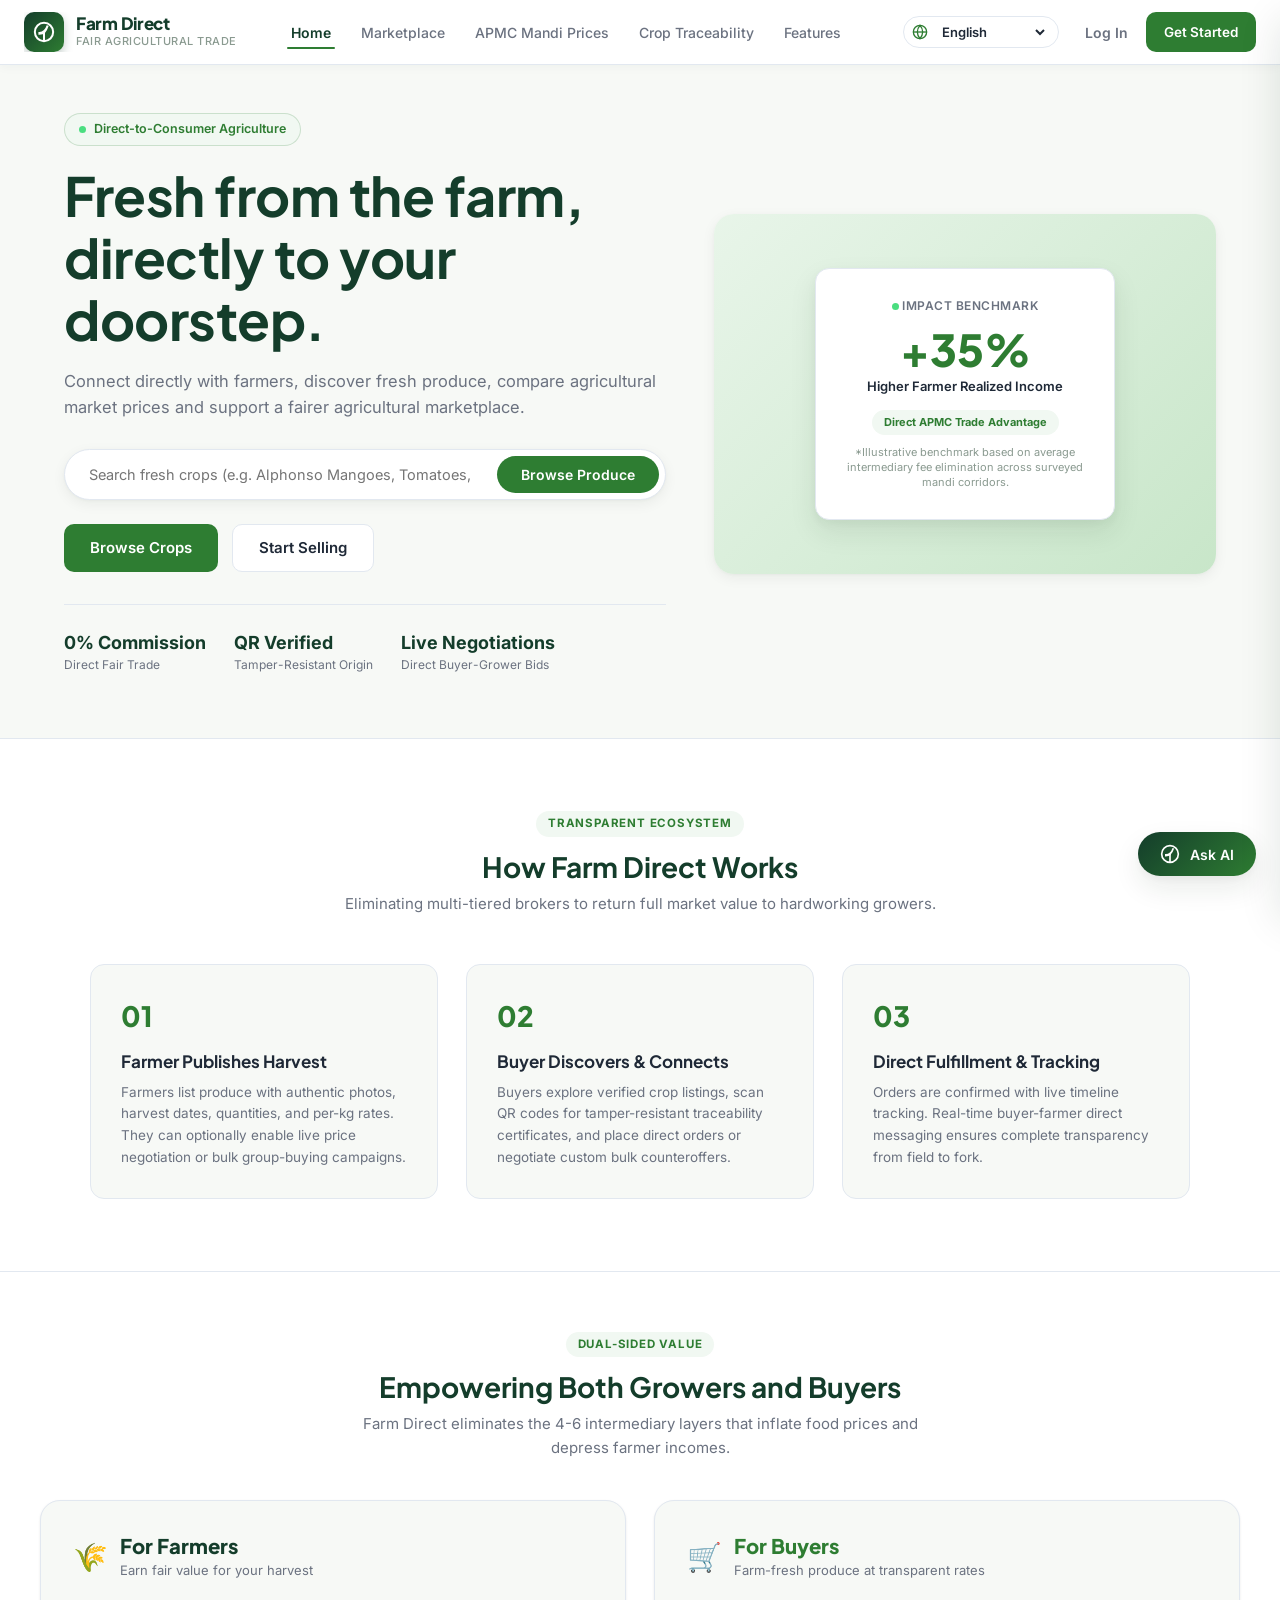
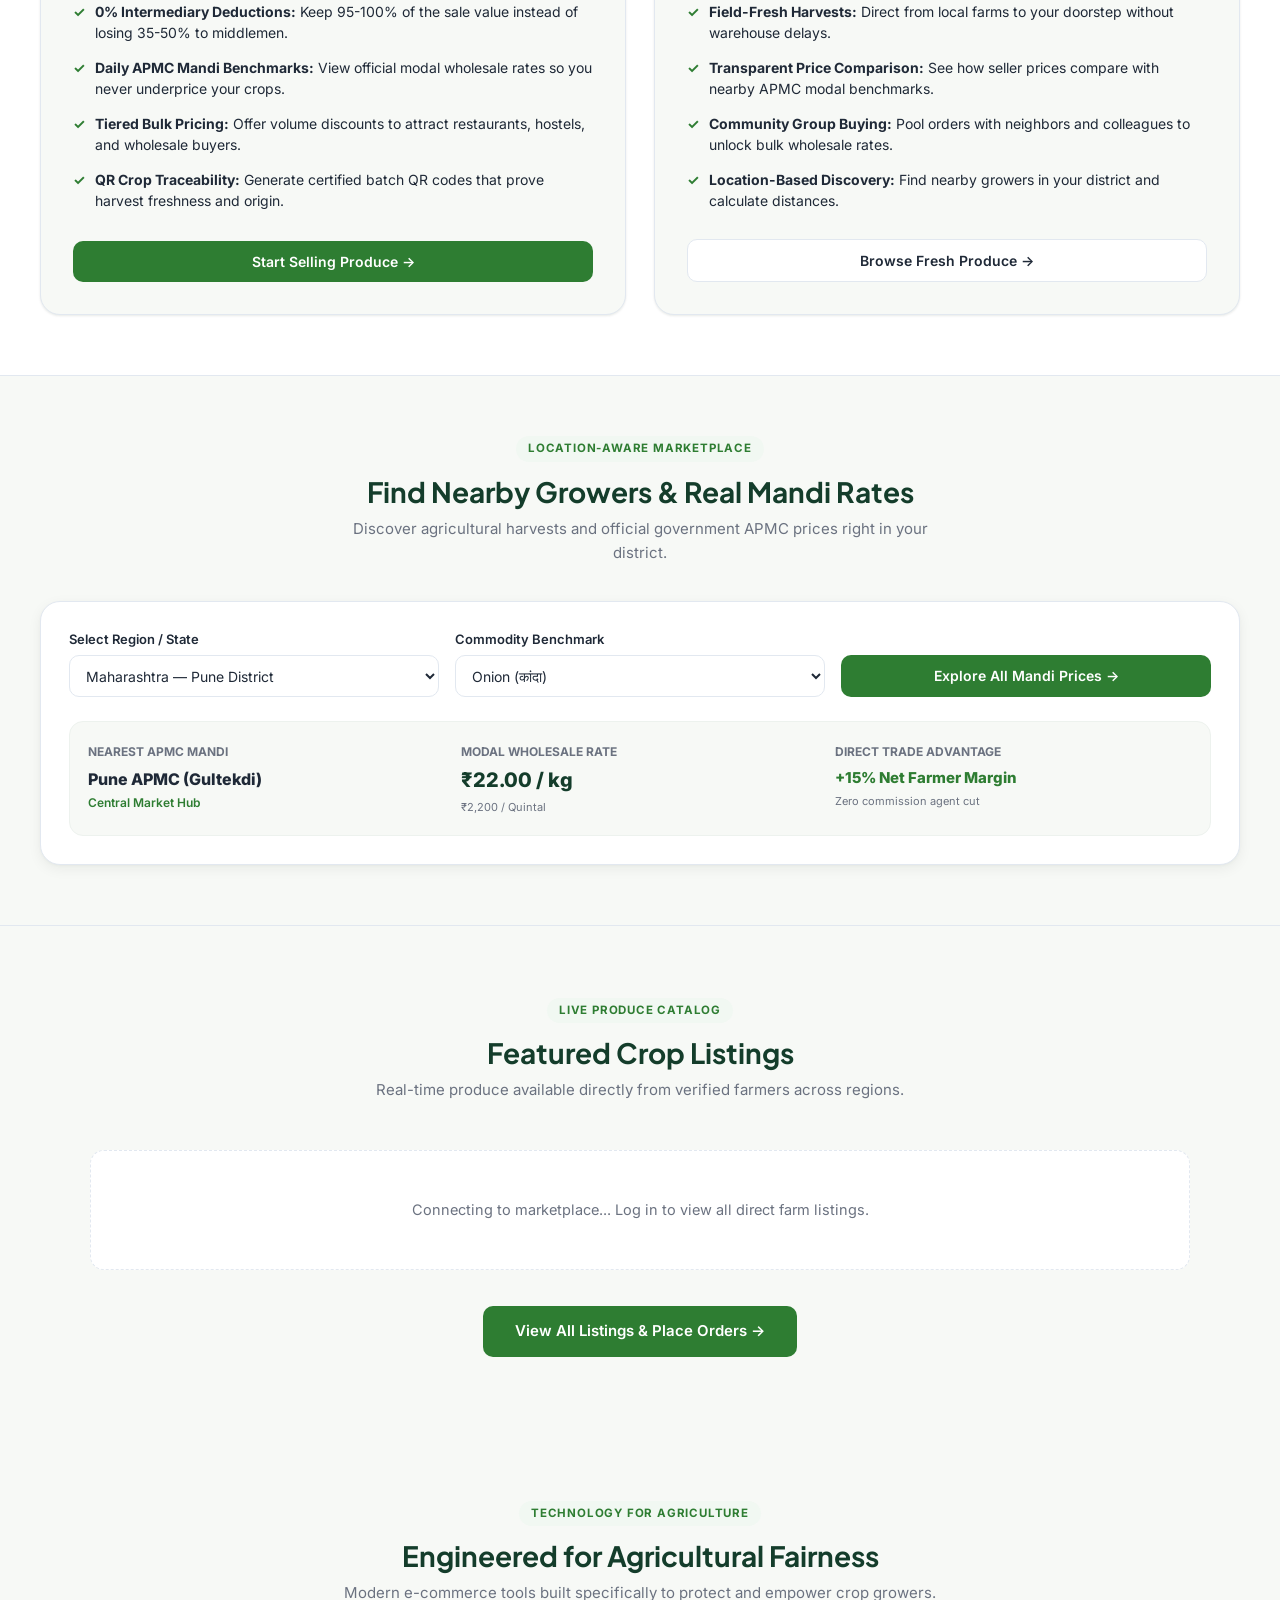
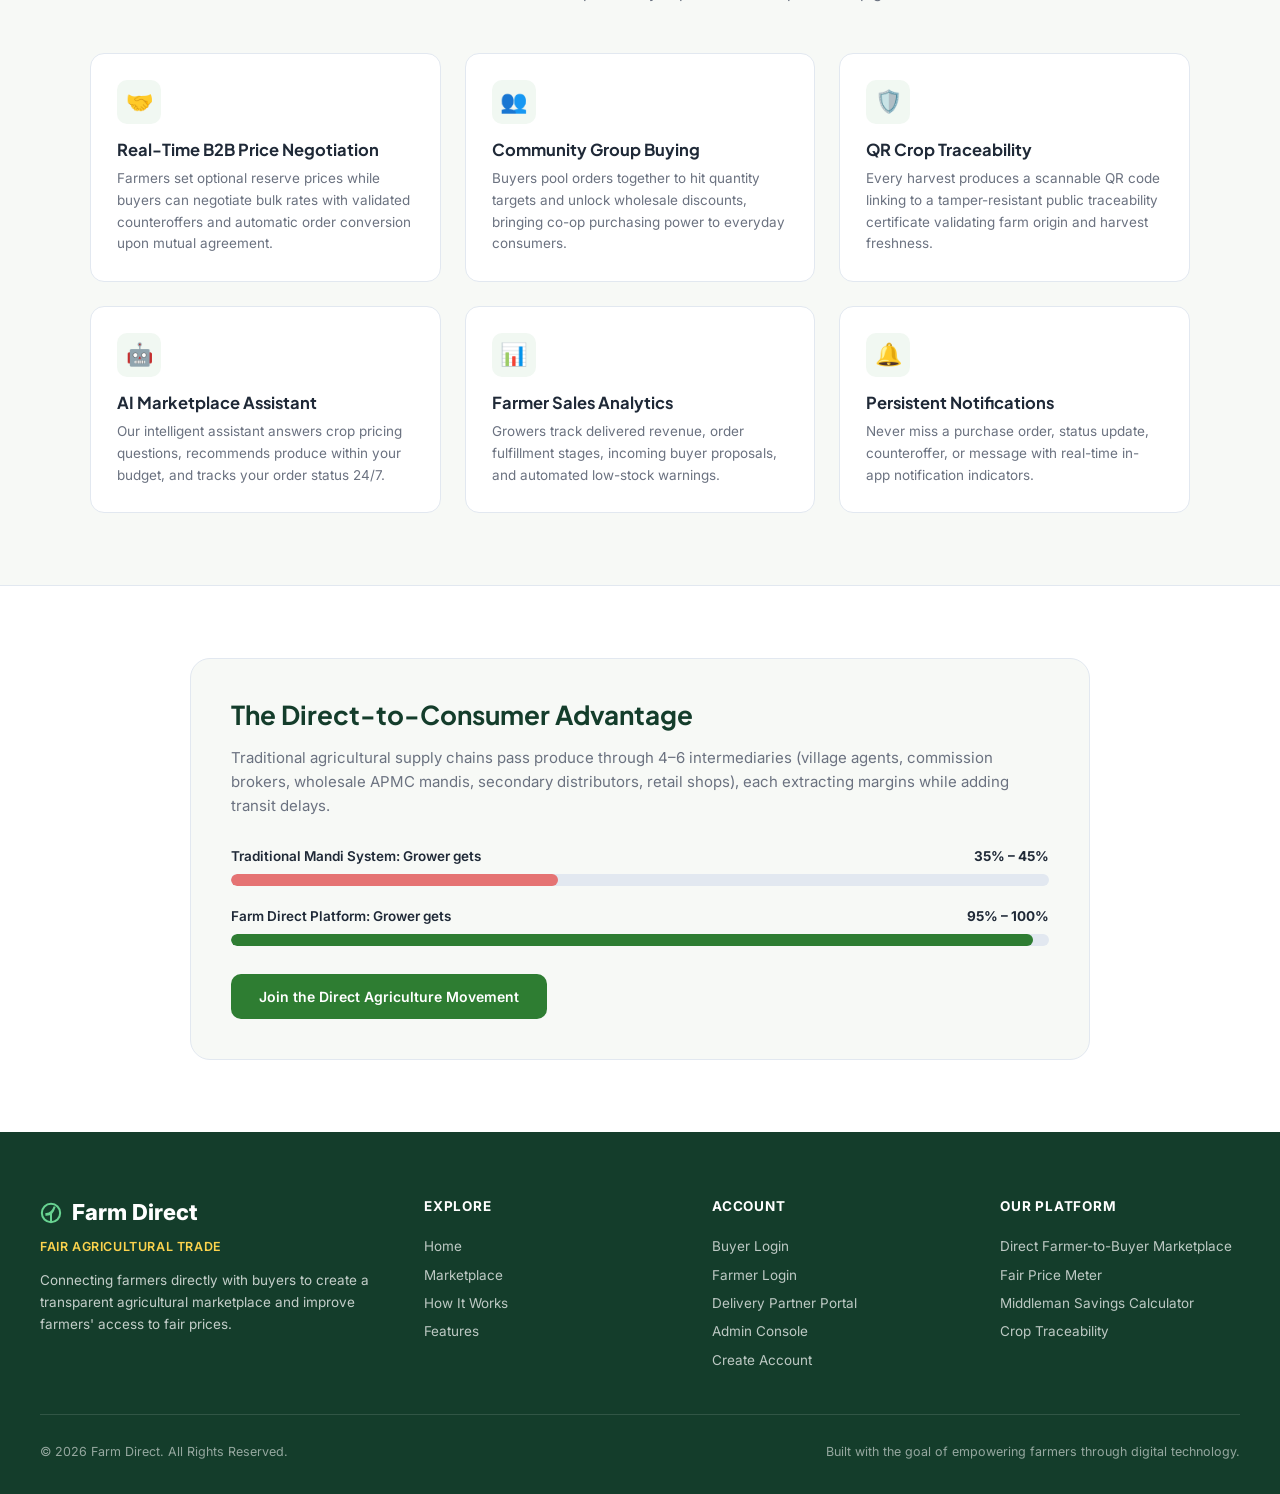
<file: index.html>
<!DOCTYPE html>
<html lang="en">

<head>
  <meta charset="UTF-8">
  <meta name="viewport" content="width=device-width, initial-scale=1.0">
  <title>Farm Direct — A Digital Platform for Direct-to-Consumer Crop Sales</title>
  <meta name="description"
    content="Farm Direct connects farmers directly to consumers and wholesale buyers. 0% middlemen commission, verified QR crop traceability, and transparent pricing.">
  <link rel="preconnect" href="https://fonts.googleapis.com">
  <link rel="stylesheet" href="style.css">
</head>

<body class="landing-page">
  <!-- Public Navigation Header -->
  <nav class="landing-nav" aria-label="Main Navigation">
    <div class="nav-container">
      <a href="index.html" class="brand-link">
        <div class="brand-icon">
          <svg width="22" height="22" viewBox="0 0 24 24" fill="none" stroke="currentColor" stroke-width="2.2">
            <path d="M12 2a10 10 0 0 1 10 10c0 5.5-4.5 10-10 10S2 17.5 2 12A10 10 0 0 1 12 2z"/>
            <path d="M7 13c3 0 7-2 9-8-2 6-4 9-9 9z"/>
            <path d="M12 22V12"/>
          </svg>
        </div>
        <div class="brand-meta">
          <span class="brand-title">Farm Direct</span>
          <span class="brand-tagline" data-i18n="footer.tagline">Fair Agricultural Trade</span>
        </div>
      </a>

      <!-- Desktop Center Navigation Links -->
      <div class="nav-links">
        <a href="index.html" class="nav-link active" data-i18n="nav.home">Home</a>
        <a href="#marketplace" class="nav-link" data-i18n="landing.marketplace">Marketplace</a>
        <a href="market-prices.html" class="nav-link" data-i18n="nav.market_prices">APMC Mandi Prices</a>
        <a href="traceability.html" class="nav-link" data-i18n="footer.crop_traceability">Crop Traceability</a>
        <a href="#features" class="nav-link" data-i18n="landing.features">Features</a>
      </div>

      <!-- Right Action Controls -->
      <div class="nav-actions">
        <!-- Language Selector -->
        <div class="lang-selector-wrap" title="Select Language">
          <svg class="lang-icon" width="16" height="16" viewBox="0 0 24 24" fill="none" stroke="currentColor" stroke-width="2">
            <circle cx="12" cy="12" r="10"></circle>
            <line x1="2" y1="12" x2="22" y2="12"></line>
            <path d="M12 2a15.3 15.3 0 0 1 4 10 15.3 15.3 0 0 1-4 10 15.3 15.3 0 0 1-4-10 15.3 15.3 0 0 1 4-10z"></path>
          </svg>
          <select id="landingLangSelect" class="fd-language-selector" aria-label="Select Language" onchange="FD_I18N.setLanguage(this.value)">
            <option value="en">English</option>
            <option value="hi">हिन्दी (Hindi)</option>
            <option value="mr">मराठी (Marathi)</option>
          </select>
        </div>

        <a href="login.html" class="nav-link" style="font-weight:600;" data-i18n="landing.login_btn">Log In</a>
        <a href="register.html" class="nav-button" data-i18n="landing.get_started">Get Started</a>
      </div>

      <!-- Mobile Hamburger Button -->
      <button class="nav-toggle-btn" id="publicNavToggle" aria-label="Toggle navigation menu" aria-expanded="false" data-i18n-aria="nav.menu">
        <svg width="22" height="22" viewBox="0 0 24 24" fill="none" stroke="currentColor" stroke-width="2">
          <line x1="3" y1="12" x2="21" y2="12"></line>
          <line x1="3" y1="6" x2="21" y2="6"></line>
          <line x1="3" y1="18" x2="21" y2="18"></line>
        </svg>
      </button>
    </div>
  </nav>

  <!-- Mobile Navigation Drawer & Backdrop -->
  <div class="public-nav-backdrop" id="publicNavBackdrop"></div>
  <aside class="public-nav-drawer" id="publicNavDrawer" aria-label="Mobile Navigation">
    <div class="drawer-header">
      <div class="brand-link">
        <div class="brand-icon">
          <svg width="20" height="20" viewBox="0 0 24 24" fill="none" stroke="currentColor" stroke-width="2.2">
            <path d="M12 2a10 10 0 0 1 10 10c0 5.5-4.5 10-10 10S2 17.5 2 12A10 10 0 0 1 12 2z"/>
            <path d="M7 13c3 0 7-2 9-8-2 6-4 9-9 9z"/>
            <path d="M12 22V12"/>
          </svg>
        </div>
        <div class="brand-meta">
          <span class="brand-title">Farm Direct</span>
          <span class="brand-tagline" data-i18n="footer.tagline">Fair Agricultural Trade</span>
        </div>
      </div>
      <button class="drawer-close-btn" id="publicNavClose" aria-label="Close navigation menu" data-i18n-aria="nav.close_menu">
        <svg width="20" height="20" viewBox="0 0 24 24" fill="none" stroke="currentColor" stroke-width="2">
          <line x1="18" y1="6" x2="6" y2="18"></line>
          <line x1="6" y1="6" x2="18" y2="18"></line>
        </svg>
      </button>
    </div>
    <div class="drawer-links">
      <a href="index.html" class="drawer-link active" data-i18n="nav.home">Home</a>
      <a href="#marketplace" class="drawer-link" data-i18n="landing.marketplace">Marketplace</a>
      <a href="market-prices.html" class="drawer-link" data-i18n="nav.market_prices">APMC Mandi Prices</a>
      <a href="traceability.html" class="drawer-link" data-i18n="footer.crop_traceability">Crop Traceability</a>
      <a href="#how-it-works" class="drawer-link" data-i18n="landing.how_it_works">How It Works</a>
      <a href="#features" class="drawer-link" data-i18n="landing.features">Features</a>
    </div>
    <div class="drawer-divider"></div>
    <div class="drawer-lang">
      <label class="field-label" data-i18n="common.language" style="display:block; margin-bottom:8px; font-weight:600; font-size:13px;">Language</label>
      <div class="lang-selector-wrap" title="Select Language" style="width:100%;">
        <svg class="lang-icon" width="16" height="16" viewBox="0 0 24 24" fill="none" stroke="currentColor" stroke-width="2">
          <circle cx="12" cy="12" r="10"></circle>
          <line x1="2" y1="12" x2="22" y2="12"></line>
          <path d="M12 2a15.3 15.3 0 0 1 4 10 15.3 15.3 0 0 1-4 10 15.3 15.3 0 0 1-4-10 15.3 15.3 0 0 1 4-10z"></path>
        </svg>
        <select id="mobileDrawerLangSelect" class="fd-language-selector" aria-label="Select Language" onchange="FD_I18N.setLanguage(this.value)" style="width:100%;">
          <option value="en">English</option>
          <option value="hi">हिन्दी (Hindi)</option>
          <option value="mr">मराठी (Marathi)</option>
        </select>
      </div>
    </div>
    <div class="drawer-actions">
      <a href="login.html" class="btn-secondary" style="width:100%; text-align:center;" data-i18n="landing.login_btn">Log In</a>
      <a href="register.html" class="btn-primary" style="width:100%; text-align:center;" data-i18n="landing.get_started">Get Started</a>
    </div>
  </aside>

  <main>
    <!-- Hero Section -->
    <section class="hero-section">
      <div class="hero-content">
        <div class="hero-tag">
          <span class="pulse-dot"></span>
          <span data-i18n="landing.hero_badge">Direct-to-Consumer Agriculture</span>
        </div>
        <h1 data-i18n="landing.hero_title">Fresh from the farm, directly to your doorstep.</h1>
        <p class="hero-subtitle" data-i18n="landing.hero_subtitle">
          Connect directly with farmers, discover fresh produce, compare agricultural market prices and support a fairer agricultural marketplace.
        </p>

        <!-- Live Quick Search Bar -->
        <div class="hero-search-box">
          <input type="text" id="landingSearchInput" data-i18n-placeholder="landing.search_placeholder" placeholder="Search fresh crops (e.g. Alphonso Mangoes, Tomatoes, Basmati Rice)..." autocomplete="off">
          <button id="landingSearchBtn" class="btn-primary" data-i18n="landing.browse_produce">Browse Produce</button>
        </div>

        <div class="hero-actions">
          <a href="#marketplace" class="btn-primary" data-i18n="landing.browse_crops">Browse Crops</a>
          <a href="register.html" class="btn-secondary" data-i18n="landing.start_selling">Start Selling</a>
        </div>

        <div class="hero-highlights">
          <div class="highlight-item">
            <strong>0% Commission</strong>
            <span>Direct Fair Trade</span>
          </div>
          <div class="highlight-item">
            <strong>QR Verified</strong>
            <span>Tamper-Resistant Origin</span>
          </div>
          <div class="highlight-item">
            <strong>Live Negotiations</strong>
            <span>Direct Buyer-Grower Bids</span>
          </div>
        </div>
      </div>

      <div class="hero-image">
        <div class="hero-card">
          <div class="hero-card-header">
            <span class="pulse-dot"></span> Impact Benchmark
          </div>
          <div class="hero-card-stat">
            <span class="stat-number">+35%</span>
            <span class="stat-label">Higher Farmer Realized Income</span>
          </div>
          <div class="hero-card-badge">Direct APMC Trade Advantage</div>
          <p style="font-size:11px; color:var(--ink-muted); margin-top:10px; line-height:1.4;">
            *Illustrative benchmark based on average intermediary fee elimination across surveyed mandi corridors.
          </p>
        </div>
      </div>
    </section>

    <!-- How Farm Direct Works -->
    <section id="how-it-works" class="how-it-works-section">
      <div class="section-container">
        <div class="section-header">
          <span class="section-badge">Transparent Ecosystem</span>
          <h2>How Farm Direct Works</h2>
          <p>Eliminating multi-tiered brokers to return full market value to hardworking growers.</p>
        </div>

        <div class="steps-grid">
          <div class="step-card">
            <div class="step-num">01</div>
            <h3>Farmer Publishes Harvest</h3>
            <p>Farmers list produce with authentic photos, harvest dates, quantities, and per-kg rates. They can optionally enable live price negotiation or bulk group-buying campaigns.</p>
          </div>
          <div class="step-card">
            <div class="step-num">02</div>
            <h3>Buyer Discovers & Connects</h3>
            <p>Buyers explore verified crop listings, scan QR codes for tamper-resistant traceability certificates, and place direct orders or negotiate custom bulk counteroffers.</p>
          </div>
          <div class="step-card">
            <div class="step-num">03</div>
            <h3>Direct Fulfillment & Tracking</h3>
            <p>Orders are confirmed with live timeline tracking. Real-time buyer-farmer direct messaging ensures complete transparency from field to fork.</p>
          </div>
        </div>
      </div>
    </section>

    <!-- Farmer & Buyer Benefits -->
    <section class="benefits-section" style="padding: 60px 20px; background: var(--surface);">
      <div class="section-container" style="max-width: 1200px; margin: 0 auto;">
        <div class="section-header" style="text-align: center; margin-bottom: 40px;">
          <span class="section-badge">Dual-Sided Value</span>
          <h2>Empowering Both Growers and Buyers</h2>
          <p>Farm Direct eliminates the 4-6 intermediary layers that inflate food prices and depress farmer incomes.</p>
        </div>

        <div style="display: grid; grid-template-columns: repeat(auto-fit, minmax(320px, 1fr)); gap: 28px;">
          <!-- Farmer Benefits Card -->
          <div style="background: var(--bg-app); border: 1px solid var(--border); border-radius: var(--radius-xl); padding: 32px; box-shadow: var(--shadow-sm); display: flex; flex-direction: column; justify-content: space-between;">
            <div>
              <div style="display: flex; align-items: center; gap: 12px; margin-bottom: 20px;">
                <span style="font-size: 28px;">🌾</span>
                <div>
                  <h3 style="font-size: 1.35rem; font-weight: 800; color: var(--primary); margin: 0;">For Farmers</h3>
                  <span style="font-size: 13px; color: var(--ink-soft);">Earn fair value for your harvest</span>
                </div>
              </div>
              <ul style="list-style: none; padding: 0; margin: 0; display: flex; flex-direction: column; gap: 14px; font-size: 14px;">
                <li style="display: flex; gap: 10px; align-items: flex-start;">
                  <span style="color: var(--secondary); font-weight: 700;">✓</span>
                  <div><strong>0% Intermediary Deductions:</strong> Keep 95-100% of the sale value instead of losing 35-50% to middlemen.</div>
                </li>
                <li style="display: flex; gap: 10px; align-items: flex-start;">
                  <span style="color: var(--secondary); font-weight: 700;">✓</span>
                  <div><strong>Daily APMC Mandi Benchmarks:</strong> View official modal wholesale rates so you never underprice your crops.</div>
                </li>
                <li style="display: flex; gap: 10px; align-items: flex-start;">
                  <span style="color: var(--secondary); font-weight: 700;">✓</span>
                  <div><strong>Tiered Bulk Pricing:</strong> Offer volume discounts to attract restaurants, hostels, and wholesale buyers.</div>
                </li>
                <li style="display: flex; gap: 10px; align-items: flex-start;">
                  <span style="color: var(--secondary); font-weight: 700;">✓</span>
                  <div><strong>QR Crop Traceability:</strong> Generate certified batch QR codes that prove harvest freshness and origin.</div>
                </li>
              </ul>
            </div>
            <div style="margin-top: 28px;">
              <a href="register.html" class="btn-primary" style="display: block; text-align: center;">Start Selling Produce →</a>
            </div>
          </div>

          <!-- Buyer Benefits Card -->
          <div style="background: var(--bg-app); border: 1px solid var(--border); border-radius: var(--radius-xl); padding: 32px; box-shadow: var(--shadow-sm); display: flex; flex-direction: column; justify-content: space-between;">
            <div>
              <div style="display: flex; align-items: center; gap: 12px; margin-bottom: 20px;">
                <span style="font-size: 28px;">🛒</span>
                <div>
                  <h3 style="font-size: 1.35rem; font-weight: 800; color: var(--secondary); margin: 0;">For Buyers</h3>
                  <span style="font-size: 13px; color: var(--ink-soft);">Farm-fresh produce at transparent rates</span>
                </div>
              </div>
              <ul style="list-style: none; padding: 0; margin: 0; display: flex; flex-direction: column; gap: 14px; font-size: 14px;">
                <li style="display: flex; gap: 10px; align-items: flex-start;">
                  <span style="color: var(--secondary); font-weight: 700;">✓</span>
                  <div><strong>Field-Fresh Harvests:</strong> Direct from local farms to your doorstep without warehouse delays.</div>
                </li>
                <li style="display: flex; gap: 10px; align-items: flex-start;">
                  <span style="color: var(--secondary); font-weight: 700;">✓</span>
                  <div><strong>Transparent Price Comparison:</strong> See how seller prices compare with nearby APMC modal benchmarks.</div>
                </li>
                <li style="display: flex; gap: 10px; align-items: flex-start;">
                  <span style="color: var(--secondary); font-weight: 700;">✓</span>
                  <div><strong>Community Group Buying:</strong> Pool orders with neighbors and colleagues to unlock bulk wholesale rates.</div>
                </li>
                <li style="display: flex; gap: 10px; align-items: flex-start;">
                  <span style="color: var(--secondary); font-weight: 700;">✓</span>
                  <div><strong>Location-Based Discovery:</strong> Find nearby growers in your district and calculate distances.</div>
                </li>
              </ul>
            </div>
            <div style="margin-top: 28px;">
              <a href="#marketplace" class="btn-secondary" style="display: block; text-align: center;">Browse Fresh Produce →</a>
            </div>
          </div>
        </div>
      </div>
    </section>

    <!-- Location-Based Discovery & Mandi Transparency -->
    <section class="location-discovery-section" style="padding: 60px 20px; background: var(--bg-app); border-top: 1px solid var(--border); border-bottom: 1px solid var(--border);">
      <div class="section-container" style="max-width: 1200px; margin: 0 auto;">
        <div class="section-header" style="text-align: center; margin-bottom: 36px;">
          <span class="section-badge">Location-Aware Marketplace</span>
          <h2>Find Nearby Growers & Real Mandi Rates</h2>
          <p>Discover agricultural harvests and official government APMC prices right in your district.</p>
        </div>

        <div style="background: var(--surface); border: 1px solid var(--border); border-radius: var(--radius-xl); padding: 28px; box-shadow: var(--shadow-md);">
          <div style="display: grid; grid-template-columns: repeat(auto-fit, minmax(220px, 1fr)); gap: 16px; align-items: flex-end; margin-bottom: 24px;">
            <div>
              <label class="field-label" style="font-size: 13px; font-weight: 600; display: block; margin-bottom: 6px;">Select Region / State</label>
              <select id="landingRegionSelect" style="width: 100%; height: 42px; border-radius: var(--radius-md); border: 1px solid var(--border); padding: 0 12px; font-family: inherit; font-size: 14px;" onchange="updateLandingLocationPreview()">
                <option value="pune">Maharashtra — Pune District</option>
                <option value="nashik">Maharashtra — Nashik District</option>
                <option value="nagpur">Maharashtra — Nagpur District</option>
                <option value="indore">Madhya Pradesh — Indore District</option>
                <option value="rajkot">Gujarat — Rajkot District</option>
              </select>
            </div>
            <div>
              <label class="field-label" style="font-size: 13px; font-weight: 600; display: block; margin-bottom: 6px;">Commodity Benchmark</label>
              <select id="landingCommoditySelect" style="width: 100%; height: 42px; border-radius: var(--radius-md); border: 1px solid var(--border); padding: 0 12px; font-family: inherit; font-size: 14px;" onchange="updateLandingLocationPreview()">
                <option value="Onion">Onion (कांदा)</option>
                <option value="Tomato">Tomato (टोमॅटो)</option>
                <option value="Potato">Potato (बटाटा)</option>
                <option value="Wheat">Wheat (गहू)</option>
                <option value="Rice">Rice (तांदूळ)</option>
              </select>
            </div>
            <div>
              <a href="market-prices.html" class="btn-primary" style="display: block; text-align: center; height: 42px; line-height: 42px; padding: 0 18px;">Explore All Mandi Prices →</a>
            </div>
          </div>

          <div id="landingMandiPreviewBox" style="display: grid; grid-template-columns: repeat(auto-fit, minmax(240px, 1fr)); gap: 16px; padding: 18px; background: var(--bg-app); border-radius: var(--radius-lg); border: 1px solid var(--border-light);">
            <div>
              <span style="font-size: 12px; color: var(--ink-soft); text-transform: uppercase; font-weight: 700;">Nearest APMC Mandi</span>
              <div id="landingMandiName" style="font-size: 16px; font-weight: 800; color: var(--ink); margin-top: 4px;">Pune APMC (Gultekdi)</div>
              <span id="landingMandiDist" style="font-size: 12px; color: var(--secondary); font-weight: 600;">Central Market Hub</span>
            </div>
            <div>
              <span style="font-size: 12px; color: var(--ink-soft); text-transform: uppercase; font-weight: 700;">Modal Wholesale Rate</span>
              <div id="landingModalRate" style="font-size: 20px; font-weight: 800; color: var(--primary); margin-top: 2px;">₹22.00 / kg</div>
              <span id="landingModalQtl" style="font-size: 11px; color: var(--ink-soft);">₹2,200 / Quintal</span>
            </div>
            <div>
              <span style="font-size: 12px; color: var(--ink-soft); text-transform: uppercase; font-weight: 700;">Direct Trade Advantage</span>
              <div style="font-size: 15px; font-weight: 800; color: var(--secondary); margin-top: 4px;">+15% Net Farmer Margin</div>
              <span style="font-size: 11px; color: var(--ink-soft);">Zero commission agent cut</span>
            </div>
          </div>
        </div>
      </div>
    </section>

    <!-- Live Marketplace Produce Highlights (Loaded dynamically from API) -->
    <section id="marketplace" class="marketplace-preview-section">
      <div class="section-container">
        <div class="section-header">
          <span class="section-badge">Live Produce Catalog</span>
          <h2>Featured Crop Listings</h2>
          <p>Real-time produce available directly from verified farmers across regions.</p>
        </div>

        <div id="landingCropGrid" class="landing-crops-grid">
          <!-- Populated dynamically from /api/crops -->
          <div class="notif-empty" style="grid-column: 1 / -1;">Connecting to live agricultural registry...</div>
        </div>

        <div class="marketplace-cta">
          <a href="register.html" class="btn-primary">View All Listings & Place Orders →</a>
        </div>
      </div>
    </section>

    <!-- Key Platform Innovations -->
    <section id="features" class="features-section">
      <div class="section-container">
        <div class="section-header">
          <span class="section-badge">Technology for Agriculture</span>
          <h2>Engineered for Agricultural Fairness</h2>
          <p>Modern e-commerce tools built specifically to protect and empower crop growers.</p>
        </div>

        <div class="feature-grid">
          <div class="feature-card">
            <div class="feature-icon">🤝</div>
            <h3>Real-Time B2B Price Negotiation</h3>
            <p>Farmers set optional reserve prices while buyers can negotiate bulk rates with validated counteroffers and automatic order conversion upon mutual agreement.</p>
          </div>

          <div class="feature-card">
            <div class="feature-icon">👥</div>
            <h3>Community Group Buying</h3>
            <p>Buyers pool orders together to hit quantity targets and unlock wholesale discounts, bringing co-op purchasing power to everyday consumers.</p>
          </div>

          <div class="feature-card">
            <div class="feature-icon">🛡️</div>
            <h3>QR Crop Traceability</h3>
            <p>Every harvest produces a scannable QR code linking to a tamper-resistant public traceability certificate validating farm origin and harvest freshness.</p>
          </div>

          <div class="feature-card">
            <div class="feature-icon">🤖</div>
            <h3>AI Marketplace Assistant</h3>
            <p>Our intelligent assistant answers crop pricing questions, recommends produce within your budget, and tracks your order status 24/7.</p>
          </div>

          <div class="feature-card">
            <div class="feature-icon">📊</div>
            <h3>Farmer Sales Analytics</h3>
            <p>Growers track delivered revenue, order fulfillment stages, incoming buyer proposals, and automated low-stock warnings.</p>
          </div>

          <div class="feature-card">
            <div class="feature-icon">🔔</div>
            <h3>Persistent Notifications</h3>
            <p>Never miss a purchase order, status update, counteroffer, or message with real-time in-app notification indicators.</p>
          </div>
        </div>
      </div>
    </section>

    <!-- Value Comparison / Price Transparency -->
    <section class="transparency-section">
      <div class="section-container">
        <div class="transparency-card">
          <div class="transparency-content">
            <h2>The Direct-to-Consumer Advantage</h2>
            <p>Traditional agricultural supply chains pass produce through 4–6 intermediaries (village agents, commission brokers, wholesale APMC mandis, secondary distributors, retail shops), each extracting margins while adding transit delays.</p>
            <div class="comparison-bars">
              <div class="comp-bar-item">
                <div class="comp-label"><span>Traditional Mandi System: Grower gets</span> <strong>35% – 45%</strong></div>
                <div class="bar-track"><div class="bar-fill traditional" style="width: 40%"></div></div>
              </div>
              <div class="comp-bar-item">
                <div class="comp-label"><span>Farm Direct Platform: Grower gets</span> <strong>95% – 100%</strong></div>
                <div class="bar-track"><div class="bar-fill direct" style="width: 98%"></div></div>
              </div>
            </div>
            <div style="margin-top: 24px;">
              <a href="register.html" class="btn-primary" style="width:auto; padding:12px 28px;">Join the Direct Agriculture Movement</a>
            </div>
          </div>
        </div>
      </div>
    </section>
  </main>

  <!-- Footer -->
  <footer class="app-footer">
    <div class="footer-container">
      <!-- Col 1: Brand & Mission -->
      <div class="footer-col footer-brand">
        <div class="logo">
          <svg width="22" height="22" viewBox="0 0 24 24" fill="none" stroke="currentColor" stroke-width="2.2" style="color:#68D391;">
            <path d="M12 2a10 10 0 0 1 10 10c0 5.5-4.5 10-10 10S2 17.5 2 12A10 10 0 0 1 12 2z"/>
            <path d="M7 13c3 0 7-2 9-8-2 6-4 9-9 9z"/>
            <path d="M12 22V12"/>
          </svg>
          <span>Farm Direct</span>
        </div>
        <span class="footer-tagline" data-i18n="footer.tagline">Fair Agricultural Trade</span>
        <p data-i18n="footer.mission">
          Connecting farmers directly with buyers to create a transparent agricultural marketplace and improve farmers' access to fair prices.
        </p>
      </div>

      <!-- Col 2: Explore -->
      <div class="footer-col">
        <strong data-i18n="footer.explore">Explore</strong>
        <a href="index.html" data-i18n="nav.home">Home</a>
        <a href="#marketplace" data-i18n="landing.marketplace">Marketplace</a>
        <a href="#how-it-works" data-i18n="landing.how_it_works">How It Works</a>
        <a href="#features" data-i18n="landing.features">Features</a>
      </div>

      <!-- Col 3: Account -->
      <div class="footer-col">
        <strong data-i18n="footer.account">Account & Portals</strong>
        <a href="login.html" data-i18n="footer.buyer_login">Buyer Login</a>
        <a href="login.html" data-i18n="footer.farmer_login">Farmer Login</a>
        <a href="delivery-login.html">Delivery Partner Portal</a>
        <a href="admin-login.html">Admin Console</a>
        <a href="register.html" data-i18n="footer.create_account">Create Account</a>
      </div>

      <!-- Col 4: Our Platform -->
      <div class="footer-col">
        <strong data-i18n="footer.our_platform">Our Platform</strong>
        <a href="#marketplace" data-i18n="footer.marketplace_title">Direct Farmer-to-Buyer Marketplace</a>
        <a href="#features" data-i18n="footer.fair_price_meter">Fair Price Meter</a>
        <a href="#features" data-i18n="footer.savings_calc">Middleman Savings Calculator</a>
        <a href="traceability.html" data-i18n="footer.crop_traceability">Crop Traceability</a>
      </div>
    </div>

    <!-- Bottom Bar -->
    <div class="footer-bottom">
      <div>
        <span data-i18n="footer.copyright">© 2026 Farm Direct. All Rights Reserved.</span>
      </div>
      <div>
        <span data-i18n="footer.built_with">Built with the goal of empowering farmers through digital technology.</span>
      </div>
    </div>
  </footer>

  <script src="config.js"></script>
  <script src="ui.js"></script>
  <script src="i18n.js"></script>
  <script src="fair-price.js"></script>
  <script>
    // Initialize AI Assistant widget for visitors
    initAIAssistant();

    // Listen to language changes
    window.addEventListener('fd_language_changed', () => {
      loadLandingCrops();
    });

    // Fetch and display real live crop listings from API
    async function loadLandingCrops() {
      const grid = document.getElementById('landingCropGrid');
      try {
        const [cropsRes] = await Promise.all([
          fetch(`${window.API_URL || API_BASE_URL}/crops`),
          window.FD_FairPrice ? FD_FairPrice.fetchPlatformBenchmarks() : Promise.resolve()
        ]);
        if (!cropsRes.ok) throw new Error('API fetch failed');
        const crops = await cropsRes.json();

        if (!crops || crops.length === 0) {
          grid.innerHTML = '<div class="empty-state" style="grid-column: 1 / -1;">Marketplace is live. Local farmers will be publishing new harvests soon!</div>';
          return;
        }

        // Show up to 4 real listings
        const displayCrops = crops.slice(0, 4);
        grid.innerHTML = displayCrops.map(crop => {
          const hasImage = crop.image && crop.image.startsWith('data:image/');
          const imageHtml = hasImage
            ? `<img src="${crop.image}" alt="${escapeHtml(crop.crop_name)}" class="crop-card-img" loading="lazy">`
            : `<div class="crop-card-img placeholder"><svg width="24" height="24" viewBox="0 0 24 24" fill="none" stroke="currentColor" stroke-width="2"><path d="M12 2a10 10 0 0 1 10 10c0 5.5-4.5 10-10 10S2 17.5 2 12A10 10 0 0 1 12 2z"/></svg><span>Fresh Produce</span></div>`;

          const priceBadge = window.FD_FairPrice ? FD_FairPrice.getBuyerBadgeHtml(crop) : '';
          const bulkBadge = crop.bulk_pricing && Array.isArray(crop.bulk_pricing) && crop.bulk_pricing.length > 0
            ? `<div style="margin-bottom:6px;"><span class="badge-bulk">📦 Bulk from ₹${crop.bulk_pricing[0].price_per_kg}/kg</span></div>`
            : '';
          const verifiedBadge = crop.farmer_is_verified
            ? `<span style="font-size:11px; background:#DEF7EC; color:#03543F; padding:1px 6px; border-radius:999px; font-weight:700; margin-left:4px;">✓ Verified</span>`
            : '';

          return `
            <div class="crop-card">
              ${imageHtml}
              <div class="crop-header-row">
                <strong>${escapeHtml(crop.crop_name)}</strong>
                <span class="category-badge">${escapeHtml(crop.category || 'Other')}</span>
              </div>
              <div class="crop-meta-row">
                <span class="crop-price-highlight">₹${escapeHtml(crop.price_per_kg)}</span>
                <span class="crop-unit-text">/ kg</span>
              </div>
              ${priceBadge ? `<div style="margin-bottom:6px;">${priceBadge}</div>` : ''}
              ${bulkBadge}
              <div class="crop-farmer-meta">
                Farmer: <strong>${escapeHtml(crop.farmer_name)}</strong>${verifiedBadge} (${escapeHtml(crop.location || 'India')})
              </div>
              ${crop.harvest_date ? `<div class="crop-harvest-date">📅 Harvested: ${formatDate(crop.harvest_date)}</div>` : ''}
              <p style="margin: 6px 0 14px; font-size: 13px; line-height: 1.4;">${crop.description ? escapeHtml(crop.description.slice(0, 80)) + (crop.description.length > 80 ? '...' : '') : 'Direct from farm harvest.'}</p>
              <div style="display:flex; gap:8px; margin-top:auto;">
                <a href="login.html" class="btn-primary btn-small" style="flex:1;">Order Now</a>
                ${crop.traceability_code ? `<a href="traceability.html?code=${crop.traceability_code}" class="btn-secondary btn-small" style="flex:1;">Verify QR</a>` : ''}
              </div>
            </div>
          `;
        }).join('');
      } catch (err) {
        grid.innerHTML = '<div class="empty-state" style="grid-column: 1 / -1;">Connecting to marketplace... Log in to view all direct farm listings.</div>';
      }
    }

    loadLandingCrops();

    // Location & Mandi preview data for landing page
    const MANDI_PREVIEWS = {
      'pune_Onion': { name: 'Pune APMC (Gultekdi)', dist: 'Central Market Hub', rate: '₹22.00 / kg', qtl: '₹2,200 / Quintal' },
      'pune_Tomato': { name: 'Pune APMC (Gultekdi)', dist: 'Central Market Hub', rate: '₹18.00 / kg', qtl: '₹1,800 / Quintal' },
      'pune_Potato': { name: 'Pune APMC (Gultekdi)', dist: 'Central Market Hub', rate: '₹19.50 / kg', qtl: '₹1,950 / Quintal' },
      'pune_Wheat': { name: 'Pune APMC (Gultekdi)', dist: 'Central Market Hub', rate: '₹29.50 / kg', qtl: '₹2,950 / Quintal' },
      'pune_Rice': { name: 'Pune APMC (Gultekdi)', dist: 'Central Market Hub', rate: '₹36.00 / kg', qtl: '₹3,600 / Quintal' },

      'nashik_Onion': { name: 'Lasalgaon APMC (Asia’s Largest)', dist: 'Nashik District', rate: '₹21.50 / kg', qtl: '₹2,150 / Quintal' },
      'nashik_Tomato': { name: 'Nashik APMC', dist: 'Nashik District', rate: '₹17.00 / kg', qtl: '₹1,700 / Quintal' },
      'nashik_Potato': { name: 'Nashik APMC', dist: 'Nashik District', rate: '₹18.50 / kg', qtl: '₹1,850 / Quintal' },
      'nashik_Wheat': { name: 'Nashik APMC', dist: 'Nashik District', rate: '₹28.00 / kg', qtl: '₹2,800 / Quintal' },
      'nashik_Rice': { name: 'Nashik APMC', dist: 'Nashik District', rate: '₹34.00 / kg', qtl: '₹3,400 / Quintal' },

      'nagpur_Onion': { name: 'Nagpur APMC (Kalamna)', dist: 'Vidarbha Region', rate: '₹23.00 / kg', qtl: '₹2,300 / Quintal' },
      'nagpur_Tomato': { name: 'Nagpur APMC (Kalamna)', dist: 'Vidarbha Region', rate: '₹19.00 / kg', qtl: '₹1,900 / Quintal' },
      'nagpur_Potato': { name: 'Nagpur APMC (Kalamna)', dist: 'Vidarbha Region', rate: '₹20.00 / kg', qtl: '₹2,000 / Quintal' },
      'nagpur_Wheat': { name: 'Nagpur APMC (Kalamna)', dist: 'Vidarbha Region', rate: '₹29.50 / kg', qtl: '₹2,950 / Quintal' },
      'nagpur_Rice': { name: 'Nagpur APMC (Kalamna)', dist: 'Vidarbha Region', rate: '₹36.00 / kg', qtl: '₹3,600 / Quintal' },

      'indore_Onion': { name: 'Indore APMC (Choithram)', dist: 'Malwa Region', rate: '₹20.50 / kg', qtl: '₹2,050 / Quintal' },
      'indore_Wheat': { name: 'Indore APMC (Choithram)', dist: 'Malwa Region', rate: '₹28.00 / kg', qtl: '₹2,800 / Quintal' },
      'indore_Tomato': { name: 'Indore APMC (Choithram)', dist: 'Malwa Region', rate: '₹16.50 / kg', qtl: '₹1,650 / Quintal' },
      'indore_Potato': { name: 'Indore APMC (Choithram)', dist: 'Malwa Region', rate: '₹18.00 / kg', qtl: '₹1,800 / Quintal' },
      'indore_Rice': { name: 'Indore APMC (Choithram)', dist: 'Malwa Region', rate: '₹33.00 / kg', qtl: '₹3,300 / Quintal' },

      'rajkot_Onion': { name: 'Rajkot APMC', dist: 'Saurashtra Region', rate: '₹21.00 / kg', qtl: '₹2,100 / Quintal' },
      'rajkot_Tomato': { name: 'Rajkot APMC', dist: 'Saurashtra Region', rate: '₹17.50 / kg', qtl: '₹1,750 / Quintal' },
      'rajkot_Potato': { name: 'Rajkot APMC', dist: 'Saurashtra Region', rate: '₹19.00 / kg', qtl: '₹1,900 / Quintal' },
      'rajkot_Wheat': { name: 'Rajkot APMC', dist: 'Saurashtra Region', rate: '₹28.50 / kg', qtl: '₹2,850 / Quintal' },
      'rajkot_Rice': { name: 'Rajkot APMC', dist: 'Saurashtra Region', rate: '₹35.00 / kg', qtl: '₹3,500 / Quintal' }
    };

    function updateLandingLocationPreview() {
      const reg = document.getElementById('landingRegionSelect') ? document.getElementById('landingRegionSelect').value : 'pune';
      const comm = document.getElementById('landingCommoditySelect') ? document.getElementById('landingCommoditySelect').value : 'Onion';
      const key = `${reg}_${comm}`;
      const data = MANDI_PREVIEWS[key] || MANDI_PREVIEWS['pune_Onion'];

      const nameEl = document.getElementById('landingMandiName');
      const distEl = document.getElementById('landingMandiDist');
      const rateEl = document.getElementById('landingModalRate');
      const qtlEl = document.getElementById('landingModalQtl');

      if (nameEl) nameEl.textContent = data.name;
      if (distEl) distEl.textContent = data.dist;
      if (rateEl) rateEl.textContent = data.rate;
      if (qtlEl) qtlEl.textContent = data.qtl;
    }

    // Quick search bar on landing page
    const searchInput = document.getElementById('landingSearchInput');
    const searchBtn = document.getElementById('landingSearchBtn');
    function triggerLandingSearch() {
      window.location.href = `login.html`;
    }
    if (searchBtn) searchBtn.addEventListener('click', triggerLandingSearch);
    if (searchInput) {
      searchInput.addEventListener('keypress', (e) => {
        if (e.key === 'Enter') triggerLandingSearch();
      });
    }
  </script>
</body>

</html>
</file>
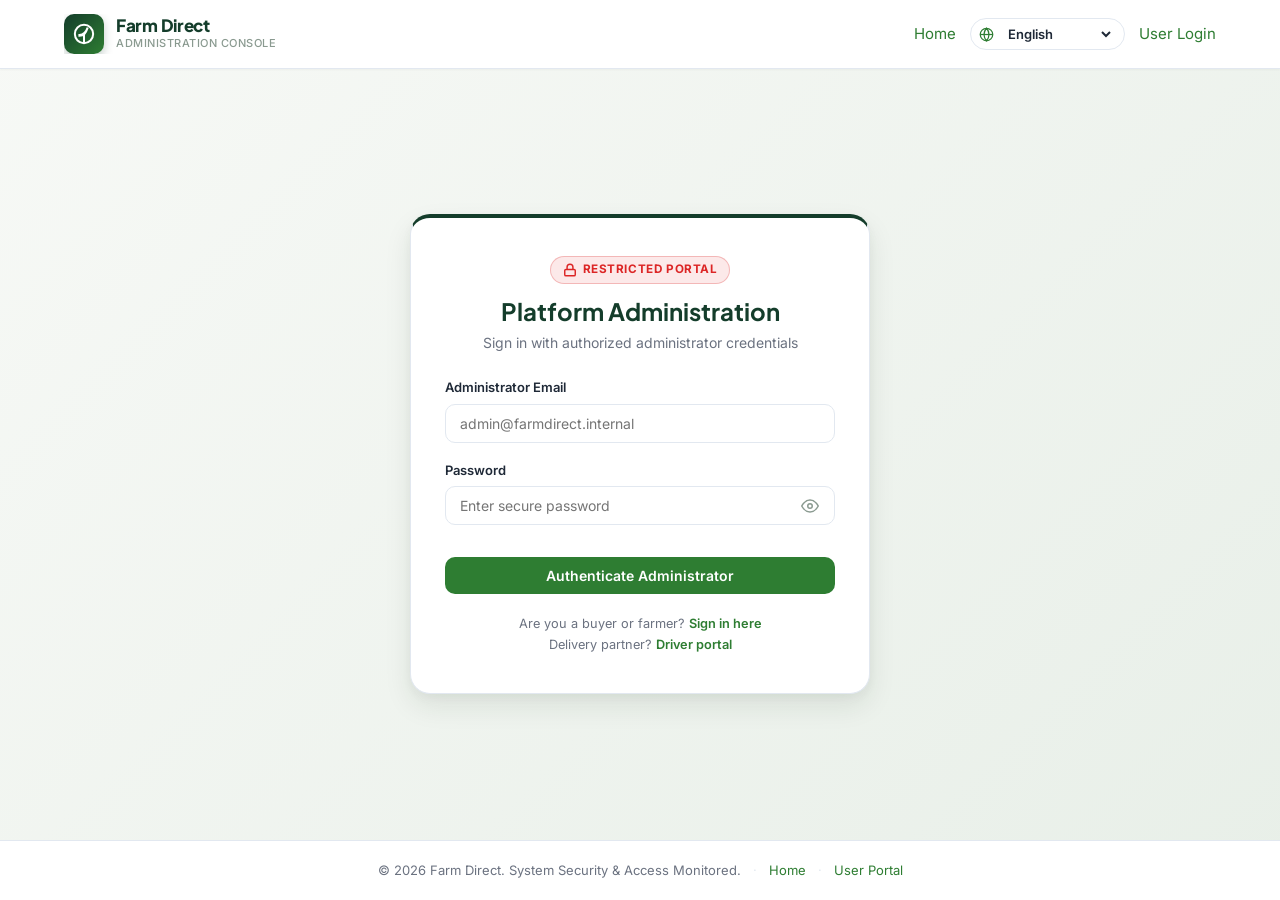
<file: admin-dashboard.html>
<!DOCTYPE html>
<html lang="en">
<head>
  <meta charset="UTF-8">
  <meta name="viewport" content="width=device-width, initial-scale=1.0">
  <title>Admin Dashboard — Farm Direct</title>
  <meta name="description" content="Central administration console for Farm Direct marketplace: user moderation, crop reviews, order oversight, logistics fleet management, and audit trails.">
  <link rel="preconnect" href="https://fonts.googleapis.com">
  <link rel="stylesheet" href="style.css">
  <style>
    .admin-pill {
      display: inline-flex;
      align-items: center;
      gap: 5px;
      padding: 3px 10px;
      background: #FEF2F2;
      color: #DC2626;
      border: 1px solid #FCA5A5;
      border-radius: 9999px;
      font-size: 0.72rem;
      font-weight: 700;
      text-transform: uppercase;
      letter-spacing: 0.05em;
    }
    .audit-code {
      font-family: monospace;
      font-size: 0.8rem;
      background: #F1F5F9;
      padding: 2px 6px;
      border-radius: 4px;
      color: #334155;
    }
    .badge-super {
      background: #7E22CE;
      color: #FFFFFF;
      padding: 2px 8px;
      border-radius: 9999px;
      font-size: 0.7rem;
      font-weight: 600;
    }
  </style>
</head>
<body class="dashboard-body">
  <div class="dashboard-layout">
    
    <!-- Mobile Drawer Backdrop -->
    <div class="sidebar-backdrop" id="sidebarBackdrop"></div>

    <!-- Fixed Left Sidebar -->
    <aside class="app-sidebar" id="appSidebar">
      <!-- Sidebar Brand Header -->
      <div class="sidebar-header">
        <a href="admin-dashboard.html" class="brand-link">
          <div class="brand-icon" style="background:#143D2B;">
            <svg width="22" height="22" viewBox="0 0 24 24" fill="none" stroke="currentColor" stroke-width="2.2">
              <path d="M12 2a10 10 0 0 1 10 10c0 5.5-4.5 10-10 10S2 17.5 2 12A10 10 0 0 1 12 2z"/>
              <path d="M7 13c3 0 7-2 9-8-2 6-4 9-9 9z"/>
              <path d="M12 22V12"/>
            </svg>
          </div>
          <div class="brand-meta">
            <span class="brand-title">Farm Direct</span>
            <span class="brand-tagline">Admin Console</span>
          </div>
        </a>
        <button class="sidebar-collapse-btn" id="sidebarCollapseBtn" title="Collapse / Expand Sidebar" aria-label="Toggle sidebar width">
          <svg width="18" height="18" viewBox="0 0 24 24" fill="none" stroke="currentColor" stroke-width="2">
            <polyline points="15 18 9 12 15 6"></polyline>
          </svg>
        </button>
      </div>

      <!-- Navigation Menu -->
      <nav class="sidebar-nav">
        <!-- PLATFORM OVERSIGHT -->
        <div class="nav-group">
          <span class="nav-group-label">Platform Control</span>
          
          <button class="nav-item active" id="navAdminOverview" onclick="showAdminSection('adminOverviewView', 'Platform Overview', 'navAdminOverview')">
            <span class="nav-item-icon">
              <svg width="18" height="18" viewBox="0 0 24 24" fill="none" stroke="currentColor" stroke-width="2">
                <rect x="3" y="3" width="7" height="7"></rect>
                <rect x="14" y="3" width="7" height="7"></rect>
                <rect x="14" y="14" width="7" height="7"></rect>
                <rect x="3" y="14" width="7" height="7"></rect>
              </svg>
            </span>
            <span class="nav-item-label">Overview Metrics</span>
          </button>

          <button class="nav-item" id="navAdminUsers" onclick="showAdminSection('adminUsersView', 'User Management', 'navAdminUsers')">
            <span class="nav-item-icon">
              <svg width="18" height="18" viewBox="0 0 24 24" fill="none" stroke="currentColor" stroke-width="2">
                <path d="M17 21v-2a4 4 0 0 0-4-4H5a4 4 0 0 0-4 4v2"></path>
                <circle cx="9" cy="7" r="4"></circle>
                <path d="M23 21v-2a4 4 0 0 0-3-3.87"></path>
                <path d="M16 3.13a4 4 0 0 1 0 7.75"></path>
              </svg>
            </span>
            <span class="nav-item-label">User Accounts</span>
          </button>

          <button class="nav-item" id="navAdminCreateDriver" onclick="showAdminSection('adminCreateDriverView', 'Create Delivery Partner', 'navAdminCreateDriver')">
            <span class="nav-item-icon">
              <svg width="18" height="18" viewBox="0 0 24 24" fill="none" stroke="currentColor" stroke-width="2">
                <rect x="1" y="3" width="15" height="13"></rect>
                <polygon points="16 8 20 8 23 11 23 16 16 16 16 8"></polygon>
                <circle cx="5.5" cy="18.5" r="2.5"></circle>
                <circle cx="18.5" cy="18.5" r="2.5"></circle>
              </svg>
            </span>
            <span class="nav-item-label">+ Add Delivery Partner</span>
          </button>

          <button class="nav-item" id="navAdminCrops" onclick="showAdminSection('adminCropsView', 'Crop Moderation', 'navAdminCrops')">
            <span class="nav-item-icon">
              <svg width="18" height="18" viewBox="0 0 24 24" fill="none" stroke="currentColor" stroke-width="2">
                <path d="M12 2v20M17 5H9.5a3.5 3.5 0 0 0 0 7h5a3.5 3.5 0 0 1 0 7H6"/>
              </svg>
            </span>
            <span class="nav-item-label">Crop Listings</span>
          </button>

          <button class="nav-item" id="navAdminOrders" onclick="showAdminSection('adminOrdersView', 'Orders & Status Override', 'navAdminOrders')">
            <span class="nav-item-icon">
              <svg width="18" height="18" viewBox="0 0 24 24" fill="none" stroke="currentColor" stroke-width="2">
                <path d="M21 16V8a2 2 0 0 0-1-1.73l-7-4a2 2 0 0 0-2 0l-7 4A2 2 0 0 0 3 8v8a2 2 0 0 0 1 1.73l7 4a2 2 0 0 0 2 0l7-4A2 2 0 0 0 21 16z"></path>
                <polyline points="3.27 6.96 12 12.01 20.73 6.96"></polyline>
                <line x1="12" y1="22.08" x2="12" y2="12"></line>
              </svg>
            </span>
            <span class="nav-item-label">Orders & Override</span>
          </button>

          <button class="nav-item" id="navAdminLogistics" onclick="showAdminSection('adminLogisticsView', 'Logistics Fleet & Assignments', 'navAdminLogistics')">
            <span class="nav-item-icon">
              <svg width="18" height="18" viewBox="0 0 24 24" fill="none" stroke="currentColor" stroke-width="2">
                <polygon points="1 6 1 22 8 18 16 22 23 18 23 2 16 6 8 2 1 6"></polygon>
                <line x1="8" y1="2" x2="8" y2="18"></line>
                <line x1="16" y1="6" x2="16" y2="22"></line>
              </svg>
            </span>
            <span class="nav-item-label">Delivery Fleet</span>
          </button>
        </div>

        <!-- COMPLIANCE & GOVERNANCE -->
        <div class="nav-group">
          <span class="nav-group-label">Governance & Trust</span>

          <button class="nav-item" id="navAdminCertificates" onclick="showAdminSection('adminCertificatesView', 'Organic Certificates Verification', 'navAdminCertificates')">
            <span class="nav-item-icon">
              <svg width="18" height="18" viewBox="0 0 24 24" fill="none" stroke="currentColor" stroke-width="2">
                <circle cx="12" cy="8" r="7"></circle>
                <polyline points="8.21 13.89 7 23 12 20 17 23 15.79 13.88"></polyline>
              </svg>
            </span>
            <span class="nav-item-label">Certificates Review</span>
          </button>

          <button class="nav-item" id="navAdminComplaints" onclick="showAdminSection('adminComplaintsView', 'Support Tickets & Disputes', 'navAdminComplaints')">
            <span class="nav-item-icon">
              <svg width="18" height="18" viewBox="0 0 24 24" fill="none" stroke="currentColor" stroke-width="2">
                <path d="M21 15a2 2 0 0 1-2 2H7l-4 4V5a2 2 0 0 1 2-2h14a2 2 0 0 1 2 2z"></path>
              </svg>
            </span>
            <span class="nav-item-label">Complaints & Disputes</span>
          </button>

          <button class="nav-item" id="navAdminAuditLogs" onclick="showAdminSection('adminAuditLogsView', 'System Audit Trails', 'navAdminAuditLogs')">
            <span class="nav-item-icon">
              <svg width="18" height="18" viewBox="0 0 24 24" fill="none" stroke="currentColor" stroke-width="2">
                <path d="M14 2H6a2 2 0 0 0-2 2v16a2 2 0 0 0 2 2h12a2 2 0 0 0 2-2V8z"></path>
                <polyline points="14 2 14 8 20 8"></polyline>
                <line x1="16" y1="13" x2="8" y2="13"></line>
                <line x1="16" y1="17" x2="8" y2="17"></line>
                <polyline points="10 9 9 9 8 9"></polyline>
              </svg>
            </span>
            <span class="nav-item-label">Audit Logs</span>
          </button>

          <button class="nav-item" id="navAdminSettings" onclick="showAdminSection('adminSettingsView', 'Platform Configurations', 'navAdminSettings')">
            <span class="nav-item-icon">
              <svg width="18" height="18" viewBox="0 0 24 24" fill="none" stroke="currentColor" stroke-width="2">
                <circle cx="12" cy="12" r="3"></circle>
                <path d="M19.4 15a1.65 1.65 0 0 0 .33 1.82l.06.06a2 2 0 0 1 0 2.83 2 2 0 0 1-2.83 0l-.06-.06a1.65 1.65 0 0 0-1.82-.33 1.65 1.65 0 0 0-1 1.51V21a2 2 0 0 1-2 2 2 2 0 0 1-2-2v-.09A1.65 1.65 0 0 0 9 19.4a1.65 1.65 0 0 0-1.82.33l-.06.06a2 2 0 0 1-2.83 0 2 2 0 0 1 0-2.83l.06-.06a1.65 1.65 0 0 0 .33-1.82 1.65 1.65 0 0 0-1.51-1H3a2 2 0 0 1-2-2 2 2 0 0 1 2-2h.09A1.65 1.65 0 0 0 4.6 9a1.65 1.65 0 0 0-.33-1.82l-.06-.06a2 2 0 0 1 0-2.83 2 2 0 0 1 2.83 0l.06.06a1.65 1.65 0 0 0 1.82.33H9a1.65 1.65 0 0 0 1-1.51V3a2 2 0 0 1 2-2 2 2 0 0 1 2 2v.09a1.65 1.65 0 0 0 1 1.51 1.65 1.65 0 0 0 1.82-.33l.06-.06a2 2 0 0 1 2.83 0 2 2 0 0 1 0 2.83l-.06.06a1.65 1.65 0 0 0-.33 1.82V9a1.65 1.65 0 0 0 1.51 1H21a2 2 0 0 1 2 2 2 2 0 0 1-2 2h-.09a1.65 1.65 0 0 0-1.51 1z"></path>
              </svg>
            </span>
            <span class="nav-item-label">Platform Settings</span>
          </button>
        </div>
      </nav>

      <!-- Sidebar Footer / Logout -->
      <div class="sidebar-footer" style="padding: 16px; border-top: 1px solid var(--border);">
        <button class="btn-secondary" style="width:100%;" onclick="handleAdminLogout()">
          <svg width="16" height="16" viewBox="0 0 24 24" fill="none" stroke="currentColor" stroke-width="2">
            <path d="M9 21H5a2 2 0 0 1-2-2V5a2 2 0 0 1 2-2h4"></path>
            <polyline points="16 17 21 12 16 7"></polyline>
            <line x1="21" y1="12" x2="9" y2="12"></line>
          </svg>
          <span style="margin-left:8px;">Sign Out</span>
        </button>
      </div>
    </aside>

    <!-- Main Content Shell -->
    <div class="dashboard-main">
      <!-- Top Navbar -->
      <header class="top-nav">
        <div class="nav-left">
          <button class="mobile-toggle" id="mobileMenuBtn" aria-label="Toggle navigation drawer">
            <svg width="22" height="22" viewBox="0 0 24 24" fill="none" stroke="currentColor" stroke-width="2">
              <line x1="3" y1="12" x2="21" y2="12"></line>
              <line x1="3" y1="6" x2="21" y2="6"></line>
              <line x1="3" y1="18" x2="21" y2="18"></line>
            </svg>
          </button>
          <div class="page-title-wrap">
            <h1 class="page-title" id="adminPageTitle">Platform Overview</h1>
            <div class="breadcrumb">
              <a href="admin-dashboard.html">Admin</a>
              <span class="sep">/</span>
              <span id="adminBreadcrumb">Overview</span>
            </div>
          </div>
        </div>

        <div class="nav-right">
          <!-- Language Selector -->
          <div class="lang-selector-wrap" title="Select Language">
            <svg class="lang-icon" width="15" height="15" viewBox="0 0 24 24" fill="none" stroke="currentColor" stroke-width="2">
              <circle cx="12" cy="12" r="10"></circle>
              <line x1="2" y1="12" x2="22" y2="12"></line>
              <path d="M12 2a15.3 15.3 0 0 1 4 10 15.3 15.3 0 0 1-4 10 15.3 15.3 0 0 1-4-10 15.3 15.3 0 0 1 4-10z"></path>
            </svg>
            <select class="fd-language-selector" id="languageSelect" onchange="FD_I18N.setLanguage(this.value)">
              <option value="en">English</option>
              <option value="hi">हिन्दी (Hindi)</option>
              <option value="mr">मराठी (Marathi)</option>
            </select>
          </div>

          <!-- Admin User Indicator -->
          <div class="user-profile-badge" style="display:flex; align-items:center; gap:8px;">
            <div style="text-align:right;">
              <strong id="adminUserName" style="font-size:0.9rem; display:block;">Administrator</strong>
              <span class="admin-pill" id="adminRoleBadge">SUPER_ADMIN</span>
            </div>
            <div style="width:38px; height:38px; border-radius:50%; background:#143D2B; color:#FFF; display:flex; align-items:center; justify-content:center; font-weight:700;">
              A
            </div>
          </div>
        </div>
      </header>

      <!-- Main Body Container -->
      <main class="content-container">
        
        <!-- SECTION 1: OVERVIEW METRICS -->
        <section id="adminOverviewView" class="dashboard-view active">
          <div class="stats-grid" id="adminMetricsGrid">
            <div class="stat-card">
              <div class="stat-icon" style="background:#E0F2FE; color:#0369A1;">
                <svg width="24" height="24" viewBox="0 0 24 24" fill="none" stroke="currentColor" stroke-width="2"><path d="M17 21v-2a4 4 0 0 0-4-4H5a4 4 0 0 0-4 4v2"></path><circle cx="9" cy="7" r="4"></circle></svg>
              </div>
              <div class="stat-meta">
                <span class="stat-label">Total Users</span>
                <span class="stat-value" id="metricTotalUsers">0</span>
                <span class="stat-hint" id="metricUserBreakdown">0 Farmers · 0 Buyers</span>
              </div>
            </div>

            <div class="stat-card">
              <div class="stat-icon" style="background:#FEF3C7; color:#B45309;">
                <svg width="24" height="24" viewBox="0 0 24 24" fill="none" stroke="currentColor" stroke-width="2"><rect x="1" y="3" width="15" height="13"></rect><polygon points="16 8 20 8 23 11 23 16 16 16 16 8"></polygon></svg>
              </div>
              <div class="stat-meta">
                <span class="stat-label">Active Drivers</span>
                <span class="stat-value" id="metricTotalDrivers">0</span>
                <span class="stat-hint">Delivery Fleet</span>
              </div>
            </div>

            <div class="stat-card">
              <div class="stat-icon" style="background:#DCFCE7; color:#15803D;">
                <svg width="24" height="24" viewBox="0 0 24 24" fill="none" stroke="currentColor" stroke-width="2"><path d="M12 2v20M17 5H9.5a3.5 3.5 0 0 0 0 7h5a3.5 3.5 0 0 1 0 7H6"/></svg>
              </div>
              <div class="stat-meta">
                <span class="stat-label">Active Crops</span>
                <span class="stat-value" id="metricActiveCrops">0</span>
                <span class="stat-hint" id="metricFlaggedCrops">0 Flagged</span>
              </div>
            </div>

            <div class="stat-card">
              <div class="stat-icon" style="background:#EDE9FE; color:#6D28D9;">
                <svg width="24" height="24" viewBox="0 0 24 24" fill="none" stroke="currentColor" stroke-width="2"><path d="M21 16V8a2 2 0 0 0-1-1.73l-7-4a2 2 0 0 0-2 0l-7 4A2 2 0 0 0 3 8v8a2 2 0 0 0 1 1.73l7 4a2 2 0 0 0 2 0l7-4A2 2 0 0 0 21 16z"></path></svg>
              </div>
              <div class="stat-meta">
                <span class="stat-label">Total Orders</span>
                <span class="stat-value" id="metricTotalOrders">0</span>
                <span class="stat-hint" id="metricCompletedOrders">0 Delivered</span>
              </div>
            </div>

            <div class="stat-card">
              <div class="stat-icon" style="background:#FEE2E2; color:#DC2626;">
                <svg width="24" height="24" viewBox="0 0 24 24" fill="none" stroke="currentColor" stroke-width="2"><path d="M21 15a2 2 0 0 1-2 2H7l-4 4V5a2 2 0 0 1 2-2h14a2 2 0 0 1 2 2z"></path></svg>
              </div>
              <div class="stat-meta">
                <span class="stat-label">Open Complaints</span>
                <span class="stat-value" id="metricOpenComplaints">0</span>
                <span class="stat-hint">Pending Resolution</span>
              </div>
            </div>

            <div class="stat-card">
              <div class="stat-icon" style="background:#ECFDF5; color:#047857;">
                <span style="font-weight:700; font-size:1.4rem;">₹</span>
              </div>
              <div class="stat-meta">
                <span class="stat-label">Gross Marketplace Value</span>
                <span class="stat-value" id="metricTotalGMV">₹0</span>
                <span class="stat-hint">Total Traded Volume</span>
              </div>
            </div>
          </div>

          <!-- Quick Activity & Security Log Card -->
          <div class="card" style="margin-top:24px;">
            <div class="card-header" style="display:flex; justify-content:space-between; align-items:center;">
              <div>
                <h3>Recent System Audit Events</h3>
                <p>Non-repudiable real-time activity log across users, orders, and administrative actions.</p>
              </div>
              <button class="btn-secondary btn-small" onclick="showAdminSection('adminAuditLogsView', 'System Audit Trails', 'navAdminAuditLogs')">View Full Trail</button>
            </div>
            <div class="card-body">
              <div class="table-responsive">
                <table class="data-table" id="recentAuditTable">
                  <thead>
                    <tr>
                      <th>Timestamp</th>
                      <th>Action</th>
                      <th>Resource</th>
                      <th>Performed By</th>
                      <th>IP Address</th>
                    </tr>
                  </thead>
                  <tbody>
                    <tr><td colspan="5" style="text-align:center; padding:20px;">Loading audit events...</td></tr>
                  </tbody>
                </table>
              </div>
            </div>
          </div>
        </section>

        <!-- SECTION 2: USER MANAGEMENT -->
        <section id="adminUsersView" class="dashboard-view">
          <div class="card">
            <div class="card-header" style="display:flex; justify-content:space-between; align-items:center; flex-wrap:wrap; gap:12px;">
              <div>
                <h3>User Accounts & Role Verification</h3>
                <p>Manage platform participants, review farmer verification, and enforce access controls.</p>
              </div>
              <div style="display:flex; gap:10px; align-items:center;">
                <input type="text" id="adminUserSearch" placeholder="Search by name, email..." class="search-input" style="padding:8px 12px; border:1px solid var(--border); border-radius:6px;" oninput="debounceAdminUsers()">
                <select id="adminUserRoleFilter" class="fd-select" style="padding:8px 12px; border:1px solid var(--border); border-radius:6px;" onchange="loadAdminUsers()">
                  <option value="">All Roles</option>
                  <option value="farmer">Farmers</option>
                  <option value="buyer">Individual Buyers</option>
                  <option value="business_buyer">Business Buyers</option>
                  <option value="fpo_manager">FPO Managers</option>
                  <option value="delivery_partner">Delivery Fleet</option>
                  <option value="admin">Administrators</option>
                </select>
                <select id="adminUserStatusFilter" class="fd-select" style="padding:8px 12px; border:1px solid var(--border); border-radius:6px;" onchange="loadAdminUsers()">
                  <option value="">All Statuses</option>
                  <option value="active">Active</option>
                  <option value="suspended">Suspended</option>
                  <option value="pending_verification">Pending Verification</option>
                </select>
              </div>
            </div>
            <div class="card-body">
              <div class="table-responsive">
                <table class="data-table" id="adminUsersTable">
                  <thead>
                    <tr>
                      <th>ID</th>
                      <th>User</th>
                      <th>Role</th>
                      <th>Status</th>
                      <th>Location</th>
                      <th>Verified Farmer</th>
                      <th>Created</th>
                      <th>Actions</th>
                    </tr>
                  </thead>
                  <tbody>
                    <tr><td colspan="8" style="text-align:center; padding:20px;">Loading users...</td></tr>
                  </tbody>
                </table>
              </div>
            </div>
          </div>
        </section>

        <!-- SECTION 3: CREATE DELIVERY PARTNER -->
        <section id="adminCreateDriverView" class="dashboard-view">
          <div class="card" style="max-width:800px; margin: 0 auto;">
            <div class="card-header">
              <h3>Register Delivery Fleet Partner</h3>
              <p>For system security, delivery partner accounts are created only by platform administrators.</p>
            </div>
            <div class="card-body">
              <form id="createDriverForm">
                <div style="display:grid; grid-template-columns: repeat(auto-fit, minmax(280px, 1fr)); gap:16px;">
                  <div class="input-group">
                    <label class="field-label" for="driverName">Full Name *</label>
                    <input type="text" id="driverName" placeholder="e.g. Ramesh Shinde" required>
                  </div>
                  <div class="input-group">
                    <label class="field-label" for="driverRegEmail">Driver Email *</label>
                    <input type="email" id="driverRegEmail" placeholder="driver@logistics.farmdirect" required>
                  </div>
                  <div class="input-group">
                    <label class="field-label" for="driverPhone">Phone Number *</label>
                    <input type="tel" id="driverPhone" placeholder="+91 98765 43210" required>
                  </div>
                  <div class="input-group">
                    <label class="field-label" for="driverRegPassword">Initial Password *</label>
                    <input type="password" id="driverRegPassword" placeholder="Minimum 8 characters" required>
                  </div>
                  <div class="input-group">
                    <label class="field-label" for="driverVehicleType">Vehicle Type *</label>
                    <select id="driverVehicleType" class="fd-select" required>
                      <option value="two_wheeler">Two-Wheeler (Local Express)</option>
                      <option value="three_wheeler">3-Wheeler Auto Cargo</option>
                      <option value="mini_truck" selected>Mini Truck (Tata Ace / Pickup)</option>
                      <option value="refrigerated_van">Refrigerated Cold-Chain Van</option>
                      <option value="heavy_truck">Heavy Transport Truck</option>
                    </select>
                  </div>
                  <div class="input-group">
                    <label class="field-label" for="driverVehicleNumber">Vehicle Registration Number *</label>
                    <input type="text" id="driverVehicleNumber" placeholder="e.g. MH 12 AB 1234" required>
                  </div>
                  <div class="input-group">
                    <label class="field-label" for="driverLicenseNumber">Driving License (DL) *</label>
                    <input type="text" id="driverLicenseNumber" placeholder="e.g. MH1220200012345" required>
                  </div>
                  <div class="input-group">
                    <label class="field-label" for="driverServiceCity">Service City / Hub Region *</label>
                    <input type="text" id="driverServiceCity" placeholder="e.g. Pune, Maharashtra" required>
                  </div>
                </div>

                <div style="margin-top:20px;">
                  <button type="submit" class="btn-primary" id="btnCreateDriver">Create Delivery Partner</button>
                </div>
              </form>
            </div>
          </div>
        </section>

        <!-- SECTION 4: CROP MODERATION -->
        <section id="adminCropsView" class="dashboard-view">
          <div class="card">
            <div class="card-header" style="display:flex; justify-content:space-between; align-items:center; flex-wrap:wrap; gap:12px;">
              <div>
                <h3>Crop Listing Moderation</h3>
                <p>Monitor agricultural produce listings, flag misleading claims, or suspend violating items.</p>
              </div>
              <div style="display:flex; gap:10px;">
                <select id="adminCropStatusFilter" class="fd-select" onchange="loadAdminCrops()">
                  <option value="">All Statuses</option>
                  <option value="active">Active</option>
                  <option value="flagged">Flagged</option>
                  <option value="suspended">Suspended</option>
                </select>
              </div>
            </div>
            <div class="card-body">
              <div class="table-responsive">
                <table class="data-table" id="adminCropsTable">
                  <thead>
                    <tr>
                      <th>ID</th>
                      <th>Crop Name</th>
                      <th>Farmer</th>
                      <th>Category</th>
                      <th>Price / Unit</th>
                      <th>Stock</th>
                      <th>Status</th>
                      <th>Actions</th>
                    </tr>
                  </thead>
                  <tbody>
                    <tr><td colspan="8" style="text-align:center; padding:20px;">Loading crops...</td></tr>
                  </tbody>
                </table>
              </div>
            </div>
          </div>
        </section>

        <!-- SECTION 5: ORDERS & OVERRIDE -->
        <section id="adminOrdersView" class="dashboard-view">
          <div class="card">
            <div class="card-header" style="display:flex; justify-content:space-between; align-items:center; flex-wrap:wrap; gap:12px;">
              <div>
                <h3>Platform Orders & Status Override</h3>
                <p>Inspect order lifecycles and execute administrative status overrides with mandatory audit reasons.</p>
              </div>
              <div style="display:flex; gap:10px;">
                <select id="adminOrderStatusFilter" class="fd-select" onchange="loadAdminOrders()">
                  <option value="">All Statuses</option>
                  <option value="pending">Pending</option>
                  <option value="accepted">Accepted</option>
                  <option value="shipped">Shipped / In Transit</option>
                  <option value="delivered">Delivered</option>
                  <option value="cancelled">Cancelled</option>
                </select>
              </div>
            </div>
            <div class="card-body">
              <div class="table-responsive">
                <table class="data-table" id="adminOrdersTable">
                  <thead>
                    <tr>
                      <th>Order ID</th>
                      <th>Buyer</th>
                      <th>Farmer</th>
                      <th>Crop & Quantity</th>
                      <th>Total Amount</th>
                      <th>Status</th>
                      <th>Delivery Partner</th>
                      <th>Actions</th>
                    </tr>
                  </thead>
                  <tbody>
                    <tr><td colspan="8" style="text-align:center; padding:20px;">Loading orders...</td></tr>
                  </tbody>
                </table>
              </div>
            </div>
          </div>
        </section>

        <!-- SECTION 6: DELIVERY FLEET & ASSIGNMENTS -->
        <section id="adminLogisticsView" class="dashboard-view">
          <div class="card">
            <div class="card-header">
              <h3>Delivery Partner Fleet</h3>
              <p>Active fleet members, vehicle profiles, and assigned delivery routes.</p>
            </div>
            <div class="card-body">
              <div class="table-responsive">
                <table class="data-table" id="adminFleetTable">
                  <thead>
                    <tr>
                      <th>Partner ID</th>
                      <th>Name</th>
                      <th>Phone</th>
                      <th>Vehicle</th>
                      <th>License</th>
                      <th>Service City</th>
                      <th>Active Tracking</th>
                      <th>Completed Trips</th>
                    </tr>
                  </thead>
                  <tbody>
                    <tr><td colspan="8" style="text-align:center; padding:20px;">Loading logistics fleet...</td></tr>
                  </tbody>
                </table>
              </div>
            </div>
          </div>
        </section>

        <!-- SECTION 7: CERTIFICATES REVIEW -->
        <section id="adminCertificatesView" class="dashboard-view">
          <div class="card">
            <div class="card-header">
              <h3>Farmer Organic & Quality Certificates Review</h3>
              <p>Review government and accredited organic certifications (NPOP, Jaivik Bharat, PGS-India, GAP).</p>
            </div>
            <div class="card-body">
              <div class="table-responsive">
                <table class="data-table" id="adminCertsTable">
                  <thead>
                    <tr>
                      <th>ID</th>
                      <th>Farmer</th>
                      <th>Certificate Type</th>
                      <th>Issuing Authority</th>
                      <th>Cert Number</th>
                      <th>Validity</th>
                      <th>Document</th>
                      <th>Status</th>
                      <th>Actions</th>
                    </tr>
                  </thead>
                  <tbody>
                    <tr><td colspan="9" style="text-align:center; padding:20px;">Loading certificate submissions...</td></tr>
                  </tbody>
                </table>
              </div>
            </div>
          </div>
        </section>

        <!-- SECTION 8: COMPLAINTS & DISPUTES -->
        <section id="adminComplaintsView" class="dashboard-view">
          <div class="card">
            <div class="card-header">
              <h3>Customer & Farmer Dispute Tickets</h3>
              <p>Manage quality mismatches, transit damages, and payment or fulfillment disputes.</p>
            </div>
            <div class="card-body">
              <div class="table-responsive">
                <table class="data-table" id="adminComplaintsTable">
                  <thead>
                    <tr>
                      <th>Ticket ID</th>
                      <th>Complainant</th>
                      <th>Order ID</th>
                      <th>Category</th>
                      <th>Subject & Description</th>
                      <th>Status</th>
                      <th>Resolution</th>
                      <th>Actions</th>
                    </tr>
                  </thead>
                  <tbody>
                    <tr><td colspan="8" style="text-align:center; padding:20px;">Loading dispute tickets...</td></tr>
                  </tbody>
                </table>
              </div>
            </div>
          </div>
        </section>

        <!-- SECTION 9: AUDIT LOGS -->
        <section id="adminAuditLogsView" class="dashboard-view">
          <div class="card">
            <div class="card-header" style="display:flex; justify-content:space-between; align-items:center;">
              <div>
                <h3>Immutable Platform Audit Log</h3>
                <p>Complete historical records of security-sensitive operations, logins, overrides, and administrative decisions.</p>
              </div>
              <button class="btn-secondary btn-small" onclick="loadAdminAuditLogs()">Refresh Log</button>
            </div>
            <div class="card-body">
              <div class="table-responsive">
                <table class="data-table" id="fullAuditLogsTable">
                  <thead>
                    <tr>
                      <th>ID</th>
                      <th>Timestamp</th>
                      <th>User ID</th>
                      <th>Action</th>
                      <th>Resource</th>
                      <th>IP Address</th>
                      <th>Metadata Details</th>
                    </tr>
                  </thead>
                  <tbody>
                    <tr><td colspan="7" style="text-align:center; padding:20px;">Loading full audit trail...</td></tr>
                  </tbody>
                </table>
              </div>
            </div>
          </div>
        </section>

        <!-- SECTION 10: PLATFORM SETTINGS -->
        <section id="adminSettingsView" class="dashboard-view">
          <div class="card" style="max-width:700px; margin:0 auto;">
            <div class="card-header">
              <h3>System & Economic Settings</h3>
              <p>Configure platform fee structures, discount thresholds, and operational flags.</p>
            </div>
            <div class="card-body">
              <form id="adminSettingsForm">
                <div class="input-group">
                  <label class="field-label" for="settingCommission">Platform Service Fee (%)</label>
                  <input type="number" step="0.1" id="settingCommission" value="2.5" min="0" max="25">
                  <span class="field-hint">Service fee deducted on successful transactions (default 2.5%).</span>
                </div>

                <div class="input-group" style="margin-top:14px;">
                  <label class="field-label" for="settingMaxDiscount">Max Buyer Negotiation Discount (%)</label>
                  <input type="number" step="1" id="settingMaxDiscount" value="30" min="5" max="50">
                  <span class="field-hint">Prevents abusive low-ball bids below fair market prices.</span>
                </div>

                <div class="input-group" style="margin-top:14px;">
                  <label class="field-label" for="settingMaintenance">Platform Maintenance Mode</label>
                  <select id="settingMaintenance" class="fd-select">
                    <option value="false">Active (Normal Operation)</option>
                    <option value="true">Maintenance Mode (Read-Only for Users)</option>
                  </select>
                </div>

                <div style="margin-top:20px;">
                  <button type="submit" class="btn-primary" id="btnSaveSettings">Save Platform Configurations</button>
                </div>
              </form>
            </div>
          </div>
        </section>

      </main>
    </div>
  </div>

  <!-- ORDER STATUS OVERRIDE MODAL -->
  <div class="modal-overlay" id="orderOverrideModal" style="display:none;">
    <div class="modal-content" style="max-width:500px;">
      <div class="modal-header">
        <h3>Administrative Order Override</h3>
        <button class="modal-close-btn" onclick="closeOverrideModal()">&times;</button>
      </div>
      <div class="modal-body">
        <p style="font-size:0.9rem; color:var(--ink-soft); margin-bottom:12px;">
          Changing order status as an administrator is logged permanently to the platform audit trail.
        </p>
        <input type="hidden" id="overrideOrderId">
        <div class="input-group">
          <label class="field-label" for="overrideNewStatus">New Status *</label>
          <select id="overrideNewStatus" class="fd-select">
            <option value="pending">Pending</option>
            <option value="accepted">Accepted</option>
            <option value="shipped">Shipped / In Transit</option>
            <option value="delivered">Delivered</option>
            <option value="cancelled">Cancelled</option>
          </select>
        </div>
        <div class="input-group" style="margin-top:14px;">
          <label class="field-label" for="overrideReason">Reason for Administrative Override *</label>
          <textarea id="overrideReason" rows="3" placeholder="Provide detailed justification for this status change..." required style="width:100%; padding:10px; border:1px solid var(--border); border-radius:6px;"></textarea>
        </div>
        <div style="margin-top:16px; display:flex; justify-content:flex-end; gap:10px;">
          <button type="button" class="btn-secondary" onclick="closeOverrideModal()">Cancel</button>
          <button type="button" class="btn-primary" id="btnSubmitOverride" onclick="submitOrderOverride()">Confirm Override</button>
        </div>
      </div>
    </div>
  </div>

  <!-- ASSIGN DELIVERY PARTNER MODAL -->
  <div class="modal-overlay" id="assignDriverModal" style="display:none;">
    <div class="modal-content" style="max-width:500px;">
      <div class="modal-header">
        <h3>Assign Delivery Partner</h3>
        <button class="modal-close-btn" onclick="closeAssignDriverModal()">&times;</button>
      </div>
      <div class="modal-body">
        <input type="hidden" id="assignDriverOrderId">
        <div class="input-group">
          <label class="field-label" for="selectDeliveryPartner">Choose Partner *</label>
          <select id="selectDeliveryPartner" class="fd-select">
            <option value="">Select a registered delivery partner</option>
          </select>
        </div>
        <div style="margin-top:16px; display:flex; justify-content:flex-end; gap:10px;">
          <button type="button" class="btn-secondary" onclick="closeAssignDriverModal()">Cancel</button>
          <button type="button" class="btn-primary" onclick="submitDriverAssignment()">Assign Shipment</button>
        </div>
      </div>
    </div>
  </div>

  <!-- RESOLVE COMPLAINT MODAL -->
  <div class="modal-overlay" id="resolveComplaintModal" style="display:none;">
    <div class="modal-content" style="max-width:500px;">
      <div class="modal-header">
        <h3>Resolve Dispute Ticket</h3>
        <button class="modal-close-btn" onclick="closeResolveModal()">&times;</button>
      </div>
      <div class="modal-body">
        <input type="hidden" id="resolveTicketId">
        <div class="input-group">
          <label class="field-label" for="resolveAction">Resolution Status *</label>
          <select id="resolveAction" class="fd-select">
            <option value="resolved">Resolved in Favor of Buyer (Refund / Replacement)</option>
            <option value="resolved">Resolved in Favor of Farmer (Order Valid)</option>
            <option value="dismissed">Dismissed (Invalid Claim)</option>
            <option value="under_investigation">Mark Under Active Investigation</option>
          </select>
        </div>
        <div class="input-group" style="margin-top:14px;">
          <label class="field-label" for="resolveNotes">Resolution Notes *</label>
          <textarea id="resolveNotes" rows="3" placeholder="Enter formal resolution notes provided to complainant..." required style="width:100%; padding:10px; border:1px solid var(--border); border-radius:6px;"></textarea>
        </div>
        <div style="margin-top:16px; display:flex; justify-content:flex-end; gap:10px;">
          <button type="button" class="btn-secondary" onclick="closeResolveModal()">Cancel</button>
          <button type="button" class="btn-primary" onclick="submitResolveComplaint()">Submit Resolution</button>
        </div>
      </div>
    </div>
  </div>

  <script src="config.js"></script>
  <script src="ui.js"></script>
  <script src="i18n.js"></script>
  <script src="admin-dashboard.js"></script>
</body>
</html>
</file>
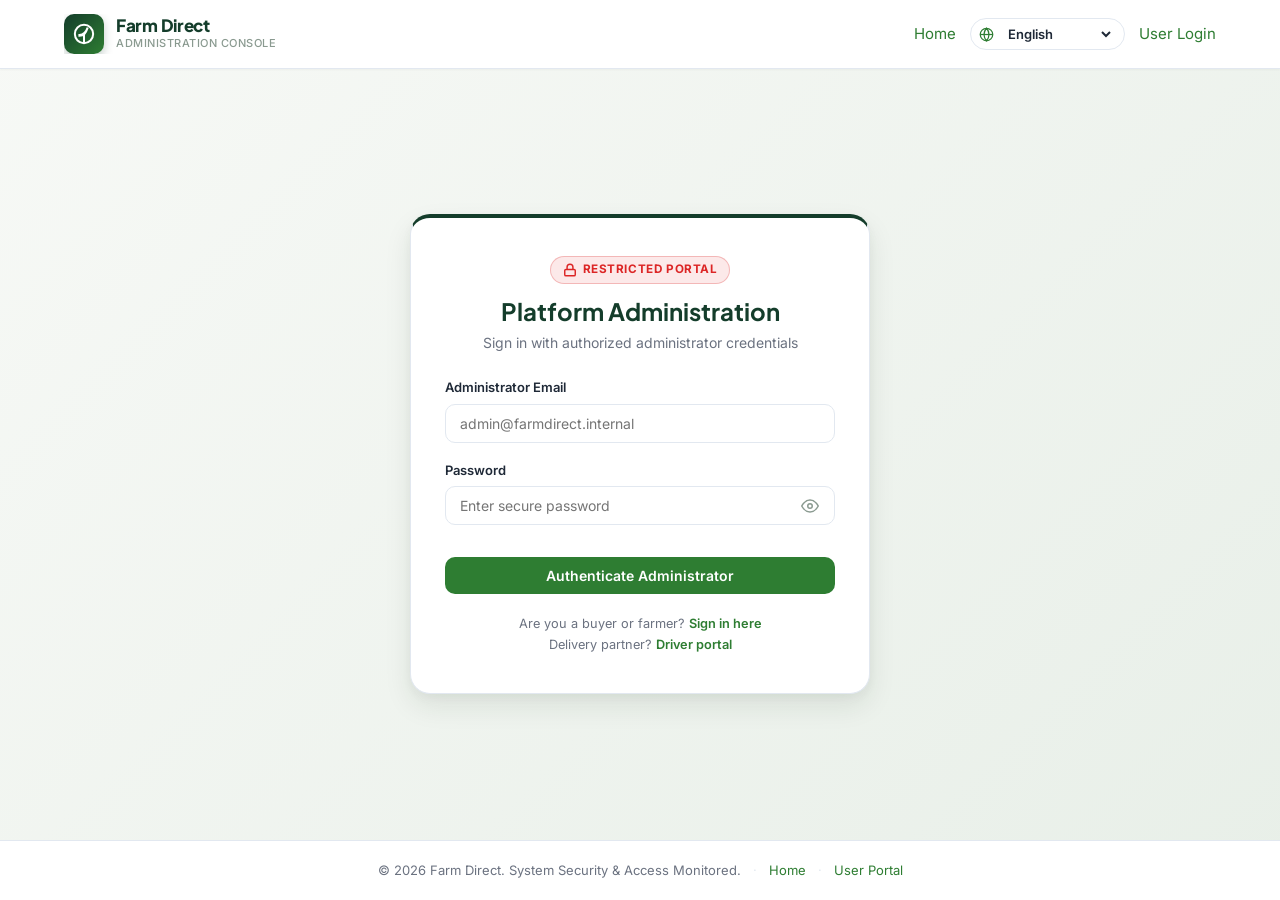
<file: admin-login.html>
<!DOCTYPE html>
<html lang="en">
<head>
  <meta charset="UTF-8">
  <meta name="viewport" content="width=device-width, initial-scale=1.0">
  <title>Admin Portal Login — Farm Direct</title>
  <meta name="description" content="Secure administrative access for Farm Direct platform management, user moderation, order oversight, and audit logs.">
  <link rel="preconnect" href="https://fonts.googleapis.com">
  <link rel="stylesheet" href="style.css">
  <style>
    .admin-auth-badge {
      display: inline-flex;
      align-items: center;
      gap: 6px;
      padding: 4px 12px;
      background: rgba(220, 38, 38, 0.1);
      color: #DC2626;
      border: 1px solid rgba(220, 38, 38, 0.25);
      border-radius: 9999px;
      font-size: 0.78rem;
      font-weight: 700;
      text-transform: uppercase;
      letter-spacing: 0.05em;
      margin-bottom: 12px;
    }
    .admin-auth-card {
      border-top: 4px solid #143D2B;
    }
  </style>
</head>
<body class="auth-page">
  <!-- Compact Auth Header -->
  <header class="auth-compact-header">
    <div class="auth-compact-container">
      <a href="index.html" class="brand-link" aria-label="Farm Direct Home">
        <div class="brand-icon">
          <svg width="22" height="22" viewBox="0 0 24 24" fill="none" stroke="currentColor" stroke-width="2.2">
            <path d="M12 2a10 10 0 0 1 10 10c0 5.5-4.5 10-10 10S2 17.5 2 12A10 10 0 0 1 12 2z"/>
            <path d="M7 13c3 0 7-2 9-8-2 6-4 9-9 9z"/>
            <path d="M12 22V12"/>
          </svg>
        </div>
        <div class="brand-meta">
          <span class="brand-title">Farm Direct</span>
          <span class="brand-tagline">Administration Console</span>
        </div>
      </a>
      <div class="auth-compact-actions">
        <a href="index.html" class="nav-link" data-i18n="common.home">Home</a>
        <div class="lang-selector-wrap" title="Select Language">
          <svg class="lang-icon" width="15" height="15" viewBox="0 0 24 24" fill="none" stroke="currentColor" stroke-width="2">
            <circle cx="12" cy="12" r="10"></circle>
            <line x1="2" y1="12" x2="22" y2="12"></line>
            <path d="M12 2a15.3 15.3 0 0 1 4 10 15.3 15.3 0 0 1-4 10 15.3 15.3 0 0 1-4-10 15.3 15.3 0 0 1 4-10z"></path>
          </svg>
          <select class="fd-language-selector" id="languageSelect" aria-label="Select Language" onchange="FD_I18N.setLanguage(this.value)">
            <option value="en">English</option>
            <option value="hi">हिन्दी (Hindi)</option>
            <option value="mr">मराठी (Marathi)</option>
          </select>
        </div>
        <a href="login.html" class="nav-button">User Login</a>
      </div>
    </div>
  </header>

  <main class="auth-main-content">
    <div class="auth-card admin-auth-card">
      <div class="auth-header">
        <div class="admin-auth-badge">
          <svg width="14" height="14" viewBox="0 0 24 24" fill="none" stroke="currentColor" stroke-width="2.5">
            <rect x="3" y="11" width="18" height="11" rx="2" ry="2"></rect>
            <path d="M7 11V7a5 5 0 0 1 10 0v4"></path>
          </svg>
          <span>Restricted Portal</span>
        </div>

        <h2>Platform Administration</h2>
        <p class="tagline">Sign in with authorized administrator credentials</p>
      </div>

      <form id="adminLoginForm">
        <div class="input-group">
          <label class="field-label" for="adminEmail">Administrator Email</label>
          <input type="email" id="adminEmail" placeholder="admin@farmdirect.internal" required autocomplete="email">
        </div>

        <div class="input-group">
          <div style="display:flex; justify-content:space-between; align-items:center;">
            <label class="field-label" for="adminPassword" style="margin-bottom:0;">Password</label>
          </div>
          <div class="password-input-wrap" style="margin-top:6px;">
            <input type="password" id="adminPassword" placeholder="Enter secure password" required autocomplete="current-password">
            <button type="button" class="password-toggle-btn" id="toggleAdminPasswordBtn" aria-label="Toggle password visibility">
              <svg id="adminEyeIcon" width="18" height="18" viewBox="0 0 24 24" fill="none" stroke="currentColor" stroke-width="2">
                <path d="M1 12s4-8 11-8 11 8 11 8-4 8-11 8-11-8-11-8z"></path>
                <circle cx="12" cy="12" r="3"></circle>
              </svg>
            </button>
          </div>
        </div>

        <button type="submit" class="btn-primary" id="adminLoginBtn" style="margin-top:14px; width:100%;">
          Authenticate Administrator
        </button>
        
        <p class="auth-switch" style="margin-top:20px; font-size:0.85rem; color:var(--ink-soft);">
          Are you a buyer or farmer? <a href="login.html">Sign in here</a><br>
          Delivery partner? <a href="delivery-login.html">Driver portal</a>
        </p>
      </form>
    </div>
  </main>

  <footer class="auth-compact-footer">
    <div class="auth-footer-content">
      <span>© 2026 Farm Direct. System Security & Access Monitored.</span>
      <span class="footer-sep">·</span>
      <a href="index.html">Home</a>
      <span class="footer-sep">·</span>
      <a href="login.html">User Portal</a>
    </div>
  </footer>

  <script src="config.js"></script>
  <script src="ui.js"></script>
  <script src="i18n.js"></script>
  <script>
    // Password toggle
    const toggleBtn = document.getElementById('toggleAdminPasswordBtn');
    const pwdInput = document.getElementById('adminPassword');
    if (toggleBtn && pwdInput) {
      toggleBtn.addEventListener('click', () => {
        const isPwd = pwdInput.type === 'password';
        pwdInput.type = isPwd ? 'text' : 'password';
      });
    }

    // Admin login form handler
    const adminForm = document.getElementById('adminLoginForm');
    if (adminForm) {
      adminForm.addEventListener('submit', async (e) => {
        e.preventDefault();
        const email = document.getElementById('adminEmail').value.trim();
        const password = document.getElementById('adminPassword').value;
        const btn = document.getElementById('adminLoginBtn');

        setLoading(btn, true);

        try {
          const authUrl = (typeof API_BASE_URL !== 'undefined' ? API_BASE_URL : (window.API_URL || 'http://localhost:5000/api')) + '/auth/login';
          const res = await fetch(authUrl, {
            method: 'POST',
            headers: { 'Content-Type': 'application/json' },
            body: JSON.stringify({ email, password })
          });

          const data = await res.json();

          if (res.ok) {
            const role = data.user && data.user.role;
            if (role !== 'admin' && role !== 'super_admin') {
              showToast('Access denied: Account is not authorized for administration portal', 'error');
              setLoading(btn, false);
              return;
            }

            localStorage.setItem('token', data.token);
            localStorage.setItem('user', JSON.stringify(data.user));
            showToast('Administrator authenticated. Loading console...', 'success');
            setTimeout(() => {
              window.location.href = 'admin-dashboard.html';
            }, 800);
          } else {
            showToast(data.error || 'Authentication failed', 'error');
            setLoading(btn, false);
          }
        } catch (err) {
          console.error('Admin login error:', err);
          showToast('Could not reach backend service. Check connection.', 'error');
          setLoading(btn, false);
        }
      });
    }
  </script>
</body>
</html>
</file>
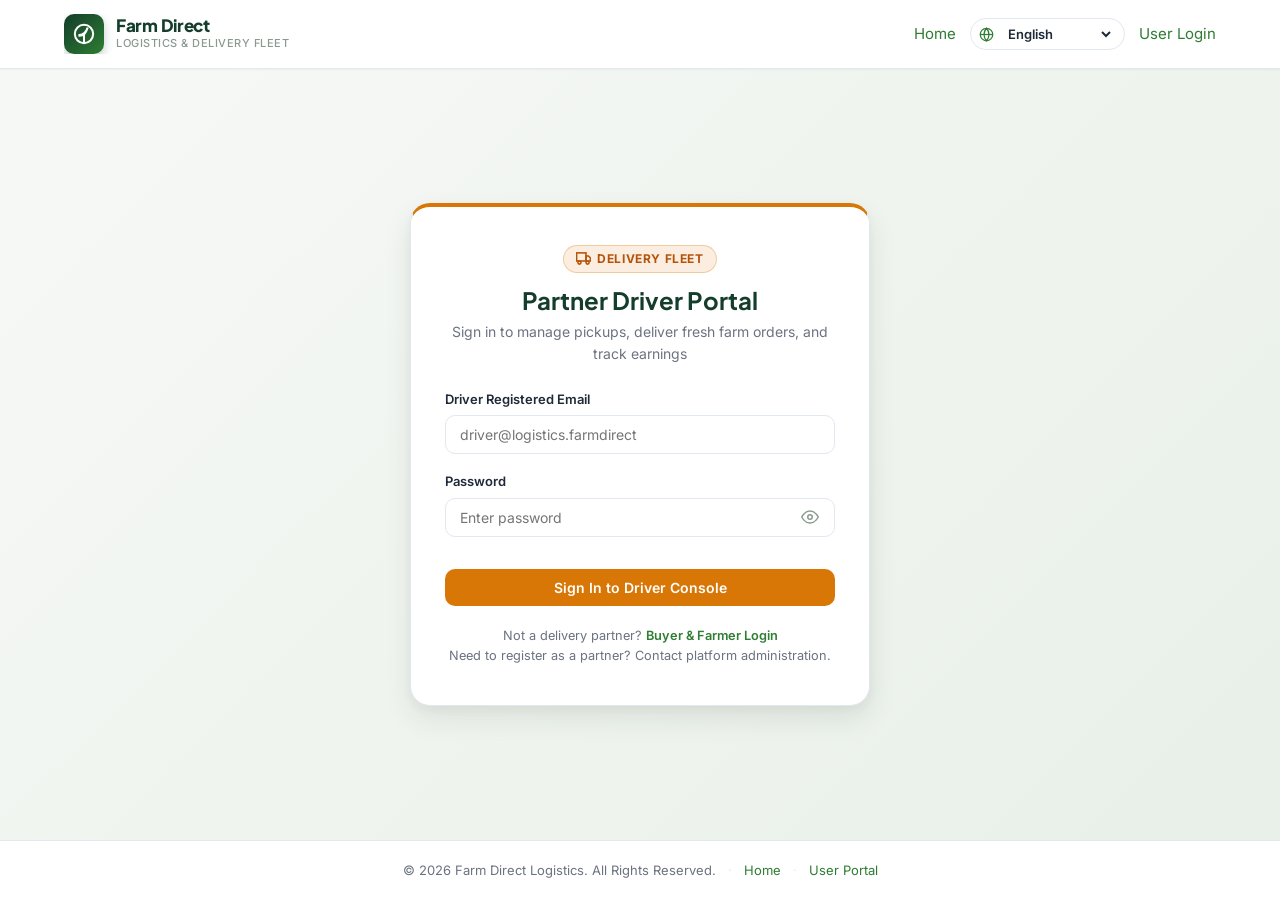
<file: delivery-login.html>
<!DOCTYPE html>
<html lang="en">
<head>
  <meta charset="UTF-8">
  <meta name="viewport" content="width=device-width, initial-scale=1.0">
  <title>Delivery Partner Login — Farm Direct</title>
  <meta name="description" content="Dedicated delivery driver portal for Farm Direct. View assigned shipments, update trip progress, and share live tracking.">
  <link rel="preconnect" href="https://fonts.googleapis.com">
  <link rel="stylesheet" href="style.css">
  <style>
    .driver-auth-badge {
      display: inline-flex;
      align-items: center;
      gap: 6px;
      padding: 4px 12px;
      background: rgba(217, 119, 6, 0.12);
      color: #B45309;
      border: 1px solid rgba(217, 119, 6, 0.3);
      border-radius: 9999px;
      font-size: 0.8rem;
      font-weight: 700;
      text-transform: uppercase;
      letter-spacing: 0.05em;
      margin-bottom: 12px;
    }
    .driver-auth-card {
      border-top: 4px solid #D97706;
    }
  </style>
</head>
<body class="auth-page">
  <!-- Compact Auth Header -->
  <header class="auth-compact-header">
    <div class="auth-compact-container">
      <a href="index.html" class="brand-link" aria-label="Farm Direct Home">
        <div class="brand-icon">
          <svg width="22" height="22" viewBox="0 0 24 24" fill="none" stroke="currentColor" stroke-width="2.2">
            <path d="M12 2a10 10 0 0 1 10 10c0 5.5-4.5 10-10 10S2 17.5 2 12A10 10 0 0 1 12 2z"/>
            <path d="M7 13c3 0 7-2 9-8-2 6-4 9-9 9z"/>
            <path d="M12 22V12"/>
          </svg>
        </div>
        <div class="brand-meta">
          <span class="brand-title">Farm Direct</span>
          <span class="brand-tagline">Logistics & Delivery Fleet</span>
        </div>
      </a>
      <div class="auth-compact-actions">
        <a href="index.html" class="nav-link" data-i18n="common.home">Home</a>
        <div class="lang-selector-wrap" title="Select Language">
          <svg class="lang-icon" width="15" height="15" viewBox="0 0 24 24" fill="none" stroke="currentColor" stroke-width="2">
            <circle cx="12" cy="12" r="10"></circle>
            <line x1="2" y1="12" x2="22" y2="12"></line>
            <path d="M12 2a15.3 15.3 0 0 1 4 10 15.3 15.3 0 0 1-4 10 15.3 15.3 0 0 1-4-10 15.3 15.3 0 0 1 4-10z"></path>
          </svg>
          <select class="fd-language-selector" id="languageSelect" aria-label="Select Language" onchange="FD_I18N.setLanguage(this.value)">
            <option value="en">English</option>
            <option value="hi">हिन्दी (Hindi)</option>
            <option value="mr">मराठी (Marathi)</option>
          </select>
        </div>
        <a href="login.html" class="nav-button">User Login</a>
      </div>
    </div>
  </header>

  <main class="auth-main-content">
    <div class="auth-card driver-auth-card">
      <div class="auth-header">
        <div class="driver-auth-badge">
          <svg width="15" height="15" viewBox="0 0 24 24" fill="none" stroke="currentColor" stroke-width="2.5">
            <rect x="1" y="3" width="15" height="13"></rect>
            <polygon points="16 8 20 8 23 11 23 16 16 16 16 8"></polygon>
            <circle cx="5.5" cy="18.5" r="2.5"></circle>
            <circle cx="18.5" cy="18.5" r="2.5"></circle>
          </svg>
          <span>Delivery Fleet</span>
        </div>

        <h2>Partner Driver Portal</h2>
        <p class="tagline">Sign in to manage pickups, deliver fresh farm orders, and track earnings</p>
      </div>

      <form id="driverLoginForm">
        <div class="input-group">
          <label class="field-label" for="driverEmail">Driver Registered Email</label>
          <input type="email" id="driverEmail" placeholder="driver@logistics.farmdirect" required autocomplete="email">
        </div>

        <div class="input-group">
          <div style="display:flex; justify-content:space-between; align-items:center;">
            <label class="field-label" for="driverPassword" style="margin-bottom:0;">Password</label>
          </div>
          <div class="password-input-wrap" style="margin-top:6px;">
            <input type="password" id="driverPassword" placeholder="Enter password" required autocomplete="current-password">
            <button type="button" class="password-toggle-btn" id="toggleDriverPasswordBtn" aria-label="Toggle password visibility">
              <svg id="driverEyeIcon" width="18" height="18" viewBox="0 0 24 24" fill="none" stroke="currentColor" stroke-width="2">
                <path d="M1 12s4-8 11-8 11 8 11 8-4 8-11 8-11-8-11-8z"></path>
                <circle cx="12" cy="12" r="3"></circle>
              </svg>
            </button>
          </div>
        </div>

        <button type="submit" class="btn-primary" id="driverLoginBtn" style="margin-top:14px; width:100%; background: #D97706; border-color: #B45309;">
          Sign In to Driver Console
        </button>
        
        <p class="auth-switch" style="margin-top:20px; font-size:0.85rem; color:var(--ink-soft);">
          Not a delivery partner? <a href="login.html">Buyer & Farmer Login</a><br>
          Need to register as a partner? Contact platform administration.
        </p>
      </form>
    </div>
  </main>

  <footer class="auth-compact-footer">
    <div class="auth-footer-content">
      <span>© 2026 Farm Direct Logistics. All Rights Reserved.</span>
      <span class="footer-sep">·</span>
      <a href="index.html">Home</a>
      <span class="footer-sep">·</span>
      <a href="login.html">User Portal</a>
    </div>
  </footer>

  <script src="config.js"></script>
  <script src="ui.js"></script>
  <script src="i18n.js"></script>
  <script>
    // Password toggle
    const toggleBtn = document.getElementById('toggleDriverPasswordBtn');
    const pwdInput = document.getElementById('driverPassword');
    if (toggleBtn && pwdInput) {
      toggleBtn.addEventListener('click', () => {
        const isPwd = pwdInput.type === 'password';
        pwdInput.type = isPwd ? 'text' : 'password';
      });
    }

    // Driver login form handler
    const driverForm = document.getElementById('driverLoginForm');
    if (driverForm) {
      driverForm.addEventListener('submit', async (e) => {
        e.preventDefault();
        const email = document.getElementById('driverEmail').value.trim();
        const password = document.getElementById('driverPassword').value;
        const btn = document.getElementById('driverLoginBtn');

        setLoading(btn, true);

        try {
          const authUrl = (typeof API_BASE_URL !== 'undefined' ? API_BASE_URL : (window.API_URL || 'http://localhost:5000/api')) + '/auth/login';
          const res = await fetch(authUrl, {
            method: 'POST',
            headers: { 'Content-Type': 'application/json' },
            body: JSON.stringify({ email, password })
          });

          const data = await res.json();

          if (res.ok) {
            const role = data.user && data.user.role;
            if (role !== 'delivery_partner' && role !== 'admin' && role !== 'super_admin') {
              showToast('Access restricted to Delivery Partners. Please use the standard login.', 'error');
              setLoading(btn, false);
              return;
            }

            localStorage.setItem('token', data.token);
            localStorage.setItem('user', JSON.stringify(data.user));
            showToast('Welcome, partner! Loading delivery console...', 'success');
            setTimeout(() => {
              window.location.href = 'delivery-dashboard.html';
            }, 800);
          } else {
            showToast(data.error || 'Login failed', 'error');
            setLoading(btn, false);
          }
        } catch (err) {
          console.error('Driver login error:', err);
          showToast('Could not reach backend service. Check connection.', 'error');
          setLoading(btn, false);
        }
      });
    }
  </script>
</body>
</html>
</file>
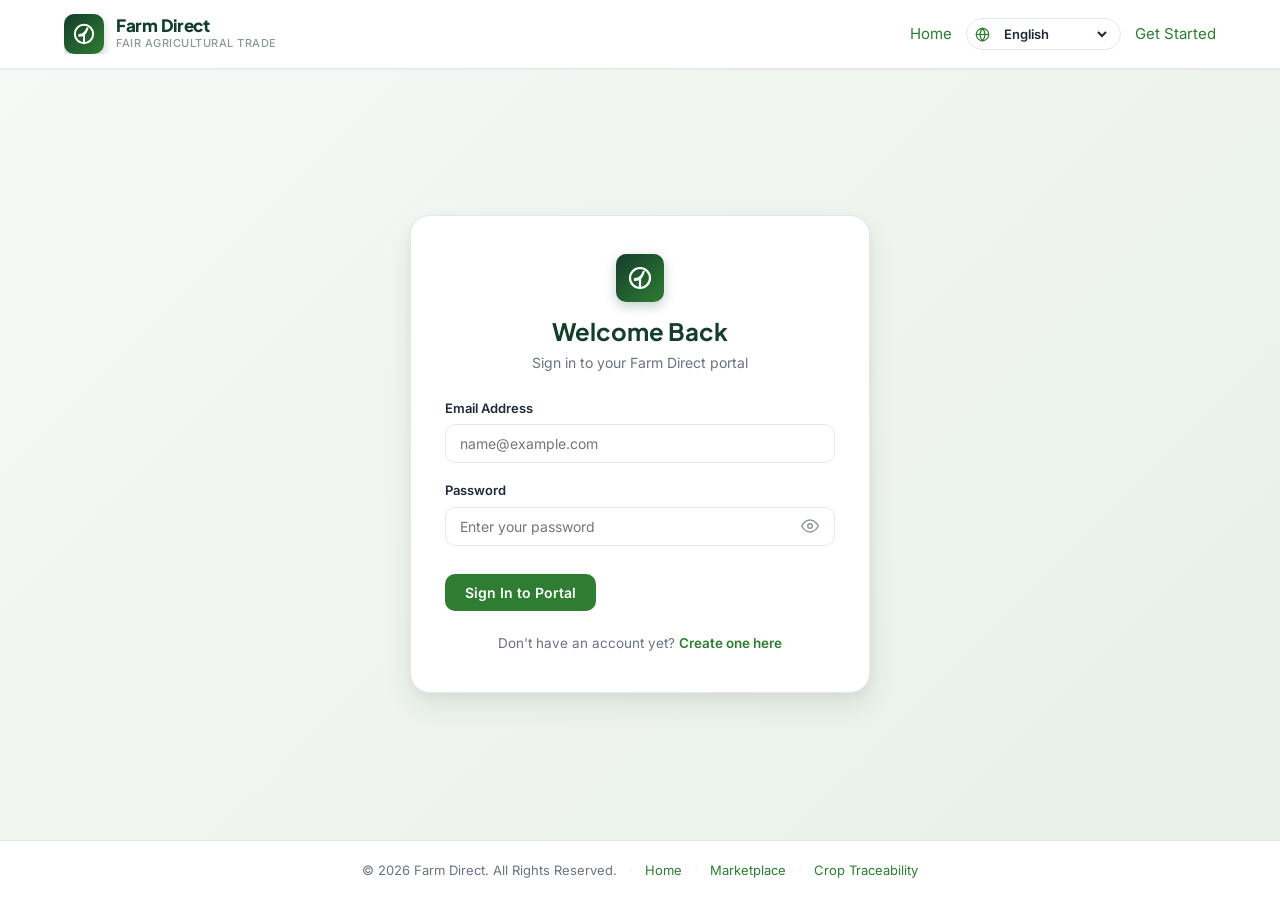
<file: farmer-dashboard.html>
<!DOCTYPE html>
<html lang="en">
<head>
  <meta charset="UTF-8">
  <meta name="viewport" content="width=device-width, initial-scale=1.0">
  <title>Farmer Dashboard — Farm Direct</title>
  <meta name="description" content="Manage your crop listings, incoming buyer orders, real-time price negotiations, and farm analytics.">
  <link rel="preconnect" href="https://fonts.googleapis.com">
  <link rel="stylesheet" href="style.css">
</head>
<body class="dashboard-body">
  <div class="dashboard-layout">
    
    <!-- Mobile Drawer Backdrop -->
    <div class="sidebar-backdrop" id="sidebarBackdrop"></div>

    <!-- Fixed Left Sidebar -->
    <aside class="app-sidebar" id="appSidebar">
      <!-- Sidebar Brand Header -->
      <div class="sidebar-header">
        <a href="farmer-dashboard.html" class="brand-link">
          <div class="brand-icon">
            <svg width="22" height="22" viewBox="0 0 24 24" fill="none" stroke="currentColor" stroke-width="2.2">
              <path d="M12 2a10 10 0 0 1 10 10c0 5.5-4.5 10-10 10S2 17.5 2 12A10 10 0 0 1 12 2z"/>
              <path d="M7 13c3 0 7-2 9-8-2 6-4 9-9 9z"/>
              <path d="M12 22V12"/>
            </svg>
          </div>
          <div class="brand-meta">
            <span class="brand-title">Farm Direct</span>
            <span class="brand-tagline">Farmer Console</span>
          </div>
        </a>
        <button class="sidebar-collapse-btn" id="sidebarCollapseBtn" title="Collapse / Expand Sidebar" aria-label="Toggle sidebar width">
          <svg width="18" height="18" viewBox="0 0 24 24" fill="none" stroke="currentColor" stroke-width="2">
            <polyline points="15 18 9 12 15 6"></polyline>
          </svg>
        </button>
      </div>

      <!-- Sidebar Navigation Groups -->
      <nav class="sidebar-nav">
        <!-- MAIN SECTION -->
        <div class="nav-group">
          <span class="nav-group-label">Main</span>
          
          <button class="nav-item active" id="navOverview" data-tooltip="Overview" onclick="showSection('overviewView', 'Overview', 'navOverview')">
            <span class="nav-item-icon">
              <svg width="18" height="18" viewBox="0 0 24 24" fill="none" stroke="currentColor" stroke-width="2">
                <rect x="3" y="3" width="7" height="7"></rect>
                <rect x="14" y="3" width="7" height="7"></rect>
                <rect x="14" y="14" width="7" height="7"></rect>
                <rect x="3" y="14" width="7" height="7"></rect>
              </svg>
            </span>
            <span class="nav-item-label">Overview</span>
          </button>

          <button class="nav-item" id="navCrops" data-tooltip="My Crops" onclick="showSection('cropsView', 'My Crops', 'navCrops')">
            <span class="nav-item-icon">
              <svg width="18" height="18" viewBox="0 0 24 24" fill="none" stroke="currentColor" stroke-width="2">
                <path d="M12 2v20M17 5H9.5a3.5 3.5 0 0 0 0 7h5a3.5 3.5 0 0 1 0 7H6"/>
              </svg>
            </span>
            <span class="nav-item-label">My Crops</span>
          </button>

          <button class="nav-item" id="navAddCrop" data-tooltip="Add New Crop" onclick="showSection('addCropView', 'Add New Crop', 'navAddCrop')">
            <span class="nav-item-icon">
              <svg width="18" height="18" viewBox="0 0 24 24" fill="none" stroke="currentColor" stroke-width="2">
                <circle cx="12" cy="12" r="10"></circle>
                <line x1="12" y1="8" x2="12" y2="16"></line>
                <line x1="8" y1="12" x2="16" y2="12"></line>
              </svg>
            </span>
            <span class="nav-item-label">Add New Crop</span>
          </button>

          <button class="nav-item" id="navOrders" data-tooltip="Orders" onclick="showSection('ordersView', 'Orders & Fulfillment', 'navOrders')">
            <span class="nav-item-icon">
              <svg width="18" height="18" viewBox="0 0 24 24" fill="none" stroke="currentColor" stroke-width="2">
                <path d="M21 16V8a2 2 0 0 0-1-1.73l-7-4a2 2 0 0 0-2 0l-7 4A2 2 0 0 0 3 8v8a2 2 0 0 0 1 1.73l7 4a2 2 0 0 0 2 0l7-4A2 2 0 0 0 21 16z"></path>
                <polyline points="3.27 6.96 12 12.01 20.73 6.96"></polyline>
                <line x1="12" y1="22.08" x2="12" y2="12"></line>
              </svg>
            </span>
            <span class="nav-item-label">Orders</span>
          </button>

          <button class="nav-item" id="navBids" data-tooltip="Bids & Negotiations" onclick="showSection('bidsView', 'Bids & Negotiations', 'navBids')">
            <span class="nav-item-icon">
              <svg width="18" height="18" viewBox="0 0 24 24" fill="none" stroke="currentColor" stroke-width="2">
                <path d="M20.84 4.61a5.5 5.5 0 0 0-7.78 0L12 5.67l-1.06-1.06a5.5 5.5 0 0 0-7.78 7.78l1.06 1.06L12 21.23l7.78-7.78 1.06-1.06a5.5 5.5 0 0 0 0-7.78z"></path>
              </svg>
            </span>
            <span class="nav-item-label">Bids & Negotiations</span>
            <span class="nav-item-badge" id="bidCountBadge">0</span>
          </button>

          <button class="nav-item" id="navGroupBuy" data-tooltip="Group Buying" onclick="showSection('groupBuyView', 'Group Buying Campaigns', 'navGroupBuy')">
            <span class="nav-item-icon">
              <svg width="18" height="18" viewBox="0 0 24 24" fill="none" stroke="currentColor" stroke-width="2">
                <path d="M17 21v-2a4 4 0 0 0-4-4H5a4 4 0 0 0-4 4v2"></path>
                <circle cx="9" cy="7" r="4"></circle>
                <path d="M23 21v-2a4 4 0 0 0-3-3.87"></path>
                <path d="M16 3.13a4 4 0 0 1 0 7.75"></path>
              </svg>
            </span>
            <span class="nav-item-label">Group Buying</span>
          </button>
        </div>

        <!-- COMMUNICATION SECTION -->
        <div class="nav-group">
          <span class="nav-group-label">Communication</span>

          <button class="nav-item" id="navMessages" data-tooltip="Messages" onclick="showSection('messagesView', 'Buyer Messages', 'navMessages')">
            <span class="nav-item-icon">
              <svg width="18" height="18" viewBox="0 0 24 24" fill="none" stroke="currentColor" stroke-width="2">
                <path d="M21 15a2 2 0 0 1-2 2H7l-4 4V5a2 2 0 0 1 2-2h14a2 2 0 0 1 2 2z"></path>
              </svg>
            </span>
            <span class="nav-item-label">Messages</span>
          </button>

          <button class="nav-item" id="navNotifications" data-tooltip="Notifications" onclick="showSection('notificationsView', 'Notifications', 'navNotifications')">
            <span class="nav-item-icon">
              <svg width="18" height="18" viewBox="0 0 24 24" fill="none" stroke="currentColor" stroke-width="2">
                <path d="M18 8A6 6 0 0 0 6 8c0 7-3 9-3 9h18s-3-2-3-9"></path>
                <path d="M13.73 21a2 2 0 0 1-3.46 0"></path>
              </svg>
            </span>
            <span class="nav-item-label">Notifications</span>
          </button>
        </div>

        <!-- INSIGHTS SECTION -->
        <div class="nav-group">
          <span class="nav-group-label" data-i18n="nav.insights">Insights</span>

          <button class="nav-item" id="navFairPrice" data-tooltip="Fair Price & Savings" onclick="showSection('fairPriceView', (window.t ? window.t('nav.fair_price', {}, 'Fair Price & Savings') : 'Fair Price & Savings'), 'navFairPrice')">
            <span class="nav-item-icon">
              <svg width="18" height="18" viewBox="0 0 24 24" fill="none" stroke="currentColor" stroke-width="2">
                <path d="M12 3v18M3 9l9-6 9 6M6 14l-3 4h6l-3-4zM18 14l-3 4h6l-3-4z"/>
              </svg>
            </span>
            <span class="nav-item-label" data-i18n="nav.fair_price">Fair Price & Savings</span>
          </button>

          <button class="nav-item" id="navWeather" data-tooltip="Weather Forecast" onclick="showSection('weatherView', (window.t ? window.t('nav.weather', {}, 'Weather Forecast') : 'Weather Forecast'), 'navWeather')">
            <span class="nav-item-icon">
              <svg width="18" height="18" viewBox="0 0 24 24" fill="none" stroke="currentColor" stroke-width="2">
                <path d="M17.5 19H9a7 7 0 1 1 6.71-9h1.79a4.5 4.5 0 1 1 0 9Z"/>
              </svg>
            </span>
            <span class="nav-item-label" data-i18n="nav.weather">Weather Forecast</span>
          </button>

          <button class="nav-item" id="navAnalytics" data-tooltip="Sales Analytics" onclick="showSection('analyticsView', 'Sales Analytics', 'navAnalytics')">
            <span class="nav-item-icon">
              <svg width="18" height="18" viewBox="0 0 24 24" fill="none" stroke="currentColor" stroke-width="2">
                <line x1="18" y1="20" x2="18" y2="10"></line>
                <line x1="12" y1="20" x2="12" y2="4"></line>
                <line x1="6" y1="20" x2="6" y2="14"></line>
              </svg>
            </span>
            <span class="nav-item-label" data-i18n="nav.analytics">Sales Analytics</span>
          </button>

          <button class="nav-item" id="navTraceability" data-tooltip="Crop Traceability" onclick="showSection('traceabilityView', 'Crop Traceability & QR', 'navTraceability')">
            <span class="nav-item-icon">
              <svg width="18" height="18" viewBox="0 0 24 24" fill="none" stroke="currentColor" stroke-width="2">
                <path d="M12 22s8-4 8-10V5l-8-3-8 3v7c0 6 8 10 8 10z"></path>
              </svg>
            </span>
            <span class="nav-item-label" data-i18n="nav.traceability">Crop Traceability</span>
          </button>

          <button class="nav-item" id="navMarketPrices" data-tooltip="APMC Mandi Prices" onclick="showSection('marketPricesView', 'Live APMC Mandi Prices', 'navMarketPrices')">
            <span class="nav-item-icon">
              <svg width="18" height="18" viewBox="0 0 24 24" fill="none" stroke="currentColor" stroke-width="2">
                <path d="M3 3v18h18M7 16l4-4 4 4 5-6"/>
              </svg>
            </span>
            <span class="nav-item-label" data-i18n="nav.market_prices">Mandi Prices</span>
          </button>

          <button class="nav-item" id="navProfitCalc" data-tooltip="Cost & Profit Calculator" onclick="showSection('profitCalcView', 'Farmer Cost & Profit Calculator', 'navProfitCalc')">
            <span class="nav-item-icon">
              <svg width="18" height="18" viewBox="0 0 24 24" fill="none" stroke="currentColor" stroke-width="2">
                <rect x="4" y="2" width="16" height="20" rx="2"></rect>
                <line x1="8" y1="6" x2="16" y2="6"></line>
                <line x1="16" y1="14" x2="16" y2="18"></line>
                <path d="M16 10h.01M12 10h.01M8 10h.01M12 14h.01M8 14h.01M12 18h.01M8 18h.01"></path>
              </svg>
            </span>
            <span class="nav-item-label" data-i18n="nav.profit_calc">Profit Calculator</span>
          </button>

          <button class="nav-item" id="navHarvestCalendar" data-tooltip="Harvest Calendar" onclick="showSection('harvestCalendarView', 'Harvest & Crop Planning Calendar', 'navHarvestCalendar')">
            <span class="nav-item-icon">
              <svg width="18" height="18" viewBox="0 0 24 24" fill="none" stroke="currentColor" stroke-width="2">
                <rect x="3" y="4" width="18" height="18" rx="2" ry="2"></rect>
                <line x1="16" y1="2" x2="16" y2="6"></line>
                <line x1="8" y1="2" x2="8" y2="6"></line>
                <line x1="3" y1="10" x2="21" y2="10"></line>
              </svg>
            </span>
            <span class="nav-item-label" data-i18n="nav.harvest_calendar">Harvest Calendar</span>
          </button>

          <button class="nav-item" id="navDemandInsights" data-tooltip="Buyer Demand Insights" onclick="showSection('demandInsightsView', 'Marketplace Demand Insights', 'navDemandInsights')">
            <span class="nav-item-icon">
              <svg width="18" height="18" viewBox="0 0 24 24" fill="none" stroke="currentColor" stroke-width="2">
                <path d="M21.21 15.89A10 10 0 1 1 8 2.83"></path>
                <path d="M22 12A10 10 0 0 0 12 2v10z"></path>
              </svg>
            </span>
            <span class="nav-item-label" data-i18n="nav.demand_insights">Demand Insights</span>
          </button>
        </div>

        <!-- FARM SERVICES & COMPLIANCE SECTION -->
        <div class="nav-group">
          <span class="nav-group-label">Services & Trust</span>

          <button class="nav-item" id="navSoilHealth" data-tooltip="Soil Health & Services" onclick="showSection('soilHealthView', 'Soil Health & Farm Services', 'navSoilHealth')">
            <span class="nav-item-icon">
              <svg width="18" height="18" viewBox="0 0 24 24" fill="none" stroke="currentColor" stroke-width="2">
                <path d="M12 2a10 10 0 0 1 10 10c0 5.5-4.5 10-10 10S2 17.5 2 12A10 10 0 0 1 12 2z"/>
                <path d="M12 22V12"/>
                <path d="M12 12C9 9 7 9 4 10"/>
                <path d="M12 16c3-3 5-3 8-2"/>
              </svg>
            </span>
            <span class="nav-item-label">Soil & Farm Services</span>
          </button>

          <button class="nav-item" id="navInvoices" data-tooltip="Invoices & Billing" onclick="showSection('invoicesView', 'Sales Invoices & Billing', 'navInvoices')">
            <span class="nav-item-icon">
              <svg width="18" height="18" viewBox="0 0 24 24" fill="none" stroke="currentColor" stroke-width="2">
                <path d="M14 2H6a2 2 0 0 0-2 2v16a2 2 0 0 0 2 2h12a2 2 0 0 0 2-2V8z"></path>
                <polyline points="14 2 14 8 20 8"></polyline>
                <line x1="16" y1="13" x2="8" y2="13"></line>
                <line x1="16" y1="17" x2="8" y2="17"></line>
              </svg>
            </span>
            <span class="nav-item-label">Invoices & Billing</span>
          </button>

          <button class="nav-item" id="navCertificates" data-tooltip="Certificates & Organic" onclick="showSection('certificatesView', 'Certificates & Organic Status', 'navCertificates')">
            <span class="nav-item-icon">
              <svg width="18" height="18" viewBox="0 0 24 24" fill="none" stroke="currentColor" stroke-width="2">
                <circle cx="12" cy="8" r="7"></circle>
                <polyline points="8.21 13.89 7 23 12 20 17 23 15.79 13.88"></polyline>
              </svg>
            </span>
            <span class="nav-item-label">Certificates & Organic</span>
          </button>
        </div>

        <!-- ACCOUNT SECTION -->
        <div class="nav-group">
          <span class="nav-group-label">Account</span>

          <button class="nav-item" id="navProfile" data-tooltip="My Profile" onclick="showSection('profileView', 'Farmer Profile', 'navProfile')">
            <span class="nav-item-icon">
              <svg width="18" height="18" viewBox="0 0 24 24" fill="none" stroke="currentColor" stroke-width="2">
                <path d="M20 21v-2a4 4 0 0 0-4-4H8a4 4 0 0 0-4 4v2"></path>
                <circle cx="12" cy="7" r="4"></circle>
              </svg>
            </span>
            <span class="nav-item-label">My Profile</span>
          </button>

          <button class="nav-item" id="navSettings" data-tooltip="Settings" onclick="showSection('settingsView', 'Settings & Preferences', 'navSettings')">
            <span class="nav-item-icon">
              <svg width="18" height="18" viewBox="0 0 24 24" fill="none" stroke="currentColor" stroke-width="2">
                <circle cx="12" cy="12" r="3"></circle>
                <path d="M19.4 15a1.65 1.65 0 0 0 .33 1.82l.06.06a2 2 0 0 1 0 2.83 2 2 0 0 1-2.83 0l-.06-.06a1.65 1.65 0 0 0-1.82-.33 1.65 1.65 0 0 0-1 1.51V21a2 2 0 0 1-2 2 2 2 0 0 1-2-2v-.09A1.65 1.65 0 0 0 9 19.4a1.65 1.65 0 0 0-1.82.33l-.06.06a2 2 0 0 1-2.83 0 2 2 0 0 1 0-2.83l.06-.06a1.65 1.65 0 0 0 .33-1.82 1.65 1.65 0 0 0-1.51-1H3a2 2 0 0 1-2-2 2 2 0 0 1 2-2h.09A1.65 1.65 0 0 0 4.6 9a1.65 1.65 0 0 0-.33-1.82l-.06-.06a2 2 0 0 1 0-2.83 2 2 0 0 1 2.83 0l.06.06a1.65 1.65 0 0 0 1.82.33H9a1.65 1.65 0 0 0 1-1.51V3a2 2 0 0 1 2-2 2 2 0 0 1 2 2v.09a1.65 1.65 0 0 0 1 1.51 1.65 1.65 0 0 0 1.82-.33l.06-.06a2 2 0 0 1 2.83 0 2 2 0 0 1 0 2.83l-.06.06a1.65 1.65 0 0 0-.33 1.82V9a1.65 1.65 0 0 0 1.51 1H21a2 2 0 0 1 2 2 2 2 0 0 1-2 2h-.09a1.65 1.65 0 0 0-1.51 1z"></path>
              </svg>
            </span>
            <span class="nav-item-label">Settings</span>
          </button>

          <button class="nav-item" id="navLogout" data-tooltip="Logout" onclick="handleLogout()">
            <span class="nav-item-icon">
              <svg width="18" height="18" viewBox="0 0 24 24" fill="none" stroke="currentColor" stroke-width="2">
                <path d="M9 21H5a2 2 0 0 1-2-2V5a2 2 0 0 1 2-2h4"></path>
                <polyline points="16 17 21 12 16 7"></polyline>
                <line x1="21" y1="12" x2="9" y2="12"></line>
              </svg>
            </span>
            <span class="nav-item-label" style="color:var(--danger)">Logout</span>
          </button>
        </div>
      </nav>

      <!-- Sidebar Footer -->
      <div class="sidebar-footer">
        <div class="sidebar-user" onclick="showSection('profileView', 'Farmer Profile', 'navProfile')" style="cursor:pointer;">
          <div class="user-avatar farmer" id="sidebarUserAvatar">FD</div>
          <div class="sidebar-user-details">
            <span class="sidebar-user-name" id="sidebarUserName">Farmer</span>
            <span class="sidebar-user-role" id="sidebarUserRole">Farmer</span>
          </div>
        </div>
        <button class="sidebar-logout-btn" id="sidebarLogoutBtn" title="Logout" aria-label="Sign Out" onclick="handleLogout()">
          <svg width="16" height="16" viewBox="0 0 24 24" fill="none" stroke="currentColor" stroke-width="2">
            <path d="M9 21H5a2 2 0 0 1-2-2V5a2 2 0 0 1 2-2h4"></path>
            <polyline points="16 17 21 12 16 7"></polyline>
            <line x1="21" y1="12" x2="9" y2="12"></line>
          </svg>
        </button>
      </div>
    </aside>

    <!-- Main Wrapper Area -->
    <div class="main-wrapper">
      
      <!-- Professional Top Header -->
      <header class="top-header" id="topHeader">
        <div class="header-left">
          <button class="mobile-menu-btn" id="mobileMenuBtn" aria-label="Open Navigation Drawer">
            <svg width="20" height="20" viewBox="0 0 24 24" fill="none" stroke="currentColor" stroke-width="2">
              <line x1="3" y1="12" x2="21" y2="12"></line>
              <line x1="3" y1="6" x2="21" y2="6"></line>
              <line x1="3" y1="18" x2="21" y2="18"></line>
            </svg>
          </button>
          
          <div class="header-breadcrumbs">
            <span class="breadcrumb-root">Farmer Dashboard</span>
            <span class="breadcrumb-separator">/</span>
            <span class="breadcrumb-current" id="headerPageTitle">Overview</span>
          </div>
        </div>

        <div class="header-center">
          <div class="header-search-box">
            <svg width="16" height="16" viewBox="0 0 24 24" fill="none" stroke="currentColor" stroke-width="2">
              <circle cx="11" cy="11" r="8"></circle>
              <line x1="21" y1="21" x2="16.65" y2="16.65"></line>
            </svg>
            <input type="text" id="farmerQuickSearch" placeholder="Filter crops or orders..." autocomplete="off">
          </div>
        </div>

        <div class="header-right">
          <!-- Language Selector (English, Hindi, Marathi) -->
          <div class="lang-selector-wrap" title="Select Language">
            <svg class="lang-icon" width="16" height="16" viewBox="0 0 24 24" fill="none" stroke="currentColor" stroke-width="2">
              <circle cx="12" cy="12" r="10"></circle>
              <line x1="2" y1="12" x2="22" y2="12"></line>
              <path d="M12 2a15.3 15.3 0 0 1 4 10 15.3 15.3 0 0 1-4 10 15.3 15.3 0 0 1-4-10 15.3 15.3 0 0 1 4-10z"></path>
            </svg>
            <select id="farmerHeaderLangSelect" class="fd-language-selector" aria-label="Select Language" onchange="FD_I18N.setLanguage(this.value)">
              <option value="en">English</option>
              <option value="hi">हिन्दी (Hindi)</option>
              <option value="mr">मराठी (Marathi)</option>
            </select>
          </div>

          <!-- Notification Bell -->
          <div class="notif-container" id="notificationContainer">
            <button id="notifBellBtn" class="notif-bell-btn" title="Notifications" aria-label="Notifications">
              <svg width="18" height="18" viewBox="0 0 24 24" fill="none" stroke="currentColor" stroke-width="2">
                <path d="M18 8A6 6 0 0 0 6 8c0 7-3 9-3 9h18s-3-2-3-9"></path>
                <path d="M13.73 21a2 2 0 0 1-3.46 0"></path>
              </svg>
              <span id="notifBadge" class="notif-badge" style="display:none">0</span>
            </button>
            <div id="notifDropdown" class="notif-dropdown">
              <div class="notif-header">
                <div>
                  <strong>Notifications</strong>
                  <span id="notifUnreadPill" style="font-size:11px; margin-left:6px; color:var(--ink-muted);">0 new</span>
                </div>
                <button id="notifMarkAllReadBtn" class="notif-mark-read">Mark all as read</button>
              </div>
              <div id="notifList" class="notif-list">
                <div class="notif-empty">Loading notifications...</div>
              </div>
            </div>
          </div>

          <!-- User Profile Dropdown -->
          <div class="user-menu-wrap" id="userMenuWrap">
            <button class="user-profile-trigger" id="userProfileBtn" aria-expanded="false" aria-label="User Account Menu">
              <div class="user-avatar farmer" id="headerUserAvatar">FD</div>
              <div class="user-meta-preview">
                <span class="user-preview-name" id="farmerName">Farmer</span>
                <span class="user-preview-role">Farmer</span>
              </div>
              <svg class="chevron" width="14" height="14" viewBox="0 0 24 24" fill="none" stroke="currentColor" stroke-width="2">
                <polyline points="6 9 12 15 18 9"></polyline>
              </svg>
            </button>

            <div class="user-dropdown-menu" id="userProfileDropdown">
              <div class="user-dropdown-header">
                <strong id="dropdownFullName">Farmer Name</strong>
                <span class="email" id="dropdownEmail">farmer@farmdirect.in</span>
                <span class="status-tag status-active" style="margin-top:4px;" id="dropdownRoleBadge">FARMER</span>
              </div>
              <div class="user-dropdown-divider"></div>
              <button class="user-dropdown-item" onclick="showSection('profileView', 'Farmer Profile', 'navProfile')">
                <svg width="15" height="15" viewBox="0 0 24 24" fill="none" stroke="currentColor" stroke-width="2"><path d="M20 21v-2a4 4 0 0 0-4-4H8a4 4 0 0 0-4 4v2"></path><circle cx="12" cy="7" r="4"></circle></svg>
                My Profile
              </button>
              <button class="user-dropdown-item" onclick="showSection('settingsView', 'Settings', 'navSettings')">
                <svg width="15" height="15" viewBox="0 0 24 24" fill="none" stroke="currentColor" stroke-width="2"><circle cx="12" cy="12" r="3"></circle><path d="M19.4 15a1.65 1.65 0 0 0 .33 1.82l.06.06a2 2 0 0 1 0 2.83 2 2 0 0 1-2.83 0l-.06-.06a1.65 1.65 0 0 0-1.82-.33 1.65 1.65 0 0 0-1 1.51V21a2 2 0 0 1-2 2 2 2 0 0 1-2-2v-.09A1.65 1.65 0 0 0 9 19.4a1.65 1.65 0 0 0-1.82.33l-.06.06a2 2 0 0 1-2.83 0 2 2 0 0 1 0-2.83l.06-.06a1.65 1.65 0 0 0 .33-1.82 1.65 1.65 0 0 0-1.51-1H3a2 2 0 0 1-2-2 2 2 0 0 1 2-2h.09A1.65 1.65 0 0 0 4.6 9a1.65 1.65 0 0 0-.33-1.82l-.06-.06a2 2 0 0 1 0-2.83 2 2 0 0 1 2.83 0l.06.06a1.65 1.65 0 0 0 1.82.33H9a1.65 1.65 0 0 0 1-1.51V3a2 2 0 0 1 2-2 2 2 0 0 1 2 2v.09a1.65 1.65 0 0 0 1 1.51 1.65 1.65 0 0 0 1.82-.33l.06-.06a2 2 0 0 1 2.83 0 2 2 0 0 1 0 2.83l-.06.06a1.65 1.65 0 0 0-.33 1.82V9a1.65 1.65 0 0 0 1.51 1H21a2 2 0 0 1 2 2 2 2 0 0 1-2 2h-.09a1.65 1.65 0 0 0-1.51 1z"></path></svg>
                Settings
              </button>
              <div class="user-dropdown-divider"></div>
              <button class="user-dropdown-item logout" onclick="handleLogout()">
                <svg width="15" height="15" viewBox="0 0 24 24" fill="none" stroke="currentColor" stroke-width="2"><path d="M9 21H5a2 2 0 0 1-2-2V5a2 2 0 0 1 2-2h4"></path><polyline points="16 17 21 12 16 7"></polyline><line x1="21" y1="12" x2="9" y2="12"></line></svg>
                Log Out
              </button>
            </div>
          </div>
        </div>
      </header>

      <!-- Main Page Container with Views -->
      <main class="page-container">

        <!-- ================================================================
             VIEW 1: OVERVIEW DASHBOARD
             ================================================================ -->
        <section id="overviewView" class="page-view active">
          <!-- Personalized Greeting Section -->
          <div class="welcome-hero">
            <div class="welcome-content">
              <span class="welcome-badge">🌱 Producer Portal</span>
              <h1>Welcome back, <span id="welcomeFarmerName">Farmer</span>!</h1>
              <p>Manage your crop listings, orders, and direct sales from one centralized dashboard.</p>
            </div>
            <div class="welcome-action">
              <button class="btn-primary" onclick="showSection('addCropView', 'Add New Crop', 'navAddCrop')">
                <svg width="16" height="16" viewBox="0 0 24 24" fill="none" stroke="currentColor" stroke-width="2.5"><line x1="12" y1="5" x2="12" y2="19"></line><line x1="5" y1="12" x2="19" y2="12"></line></svg>
                + Add New Crop Listing
              </button>
            </div>
          </div>

          <!-- Real Statistics Summary Grid -->
          <div class="stats-grid" id="statsGrid">
            <!-- Dynamically populated from API -->
          </div>

          <!-- Feature 3: Agricultural Weather Forecast Card (Overview) -->
          <div id="overviewWeatherCard" style="margin: 20px 0;"></div>

          <!-- Quick Actions Grid -->
          <div class="quick-actions-grid">
            <a class="quick-action-card" onclick="showSection('fairPriceView', (window.t ? window.t('nav.fair_price', {}, 'Fair Price & Savings') : 'Fair Price & Savings'), 'navFairPrice')">
              <div class="quick-action-icon" style="color:var(--secondary); background:var(--secondary-subtle);">
                <svg width="18" height="18" viewBox="0 0 24 24" fill="none" stroke="currentColor" stroke-width="2"><path d="M12 3v18M3 9l9-6 9 6M6 14l-3 4h6l-3-4zM18 14l-3 4h6l-3-4z"/></svg>
              </div>
              <span class="quick-action-label" data-i18n="nav.fair_price">Fair Price & Savings</span>
            </a>
            <a class="quick-action-card" onclick="showSection('weatherView', (window.t ? window.t('nav.weather', {}, 'Weather Forecast') : 'Weather Forecast'), 'navWeather')">
              <div class="quick-action-icon" style="color:#0284C7; background:#E0F2FE;">
                <svg width="18" height="18" viewBox="0 0 24 24" fill="none" stroke="currentColor" stroke-width="2"><path d="M17.5 19H9a7 7 0 1 1 6.71-9h1.79a4.5 4.5 0 1 1 0 9Z"/></svg>
              </div>
              <span class="quick-action-label" data-i18n="nav.weather">Weather Forecast</span>
            </a>
            <a class="quick-action-card" onclick="showSection('addCropView', 'Add New Crop', 'navAddCrop')">
              <div class="quick-action-icon">
                <svg width="18" height="18" viewBox="0 0 24 24" fill="none" stroke="currentColor" stroke-width="2"><circle cx="12" cy="12" r="10"></circle><line x1="12" y1="8" x2="12" y2="16"></line><line x1="8" y1="12" x2="16" y2="12"></line></svg>
              </div>
              <span class="quick-action-label" data-i18n="farmer.add_crop_btn">Add Harvest Listing</span>
            </a>
            <a class="quick-action-card" onclick="showSection('ordersView', 'Orders', 'navOrders')">
              <div class="quick-action-icon">
                <svg width="18" height="18" viewBox="0 0 24 24" fill="none" stroke="currentColor" stroke-width="2"><path d="M21 16V8a2 2 0 0 0-1-1.73l-7-4a2 2 0 0 0-2 0l-7 4A2 2 0 0 0 3 8v8a2 2 0 0 0 1 1.73l7 4a2 2 0 0 0 2 0l7-4A2 2 0 0 0 21 16z"></path></svg>
              </div>
              <span class="quick-action-label" data-i18n="nav.orders">Review Orders</span>
            </a>
            <a class="quick-action-card" onclick="showSection('bidsView', 'Bids & Negotiations', 'navBids')">
              <div class="quick-action-icon">
                <svg width="18" height="18" viewBox="0 0 24 24" fill="none" stroke="currentColor" stroke-width="2"><path d="M20.84 4.61a5.5 5.5 0 0 0-7.78 0L12 5.67l-1.06-1.06a5.5 5.5 0 0 0-7.78 7.78l1.06 1.06L12 21.23l7.78-7.78 1.06-1.06a5.5 5.5 0 0 0 0-7.78z"></path></svg>
              </div>
              <span class="quick-action-label" data-i18n="nav.bids">Check Price Offers</span>
            </a>
            <a class="quick-action-card" onclick="showSection('groupBuyView', 'Group Buying', 'navGroupBuy')">
              <div class="quick-action-icon">
                <svg width="18" height="18" viewBox="0 0 24 24" fill="none" stroke="currentColor" stroke-width="2"><path d="M17 21v-2a4 4 0 0 0-4-4H5a4 4 0 0 0-4 4v2"></path><circle cx="9" cy="7" r="4"></circle><path d="M23 21v-2a4 4 0 0 0-3-3.87"></path></svg>
              </div>
              <span class="quick-action-label" data-i18n="nav.group_buy">Launch Group Buy</span>
            </a>
          </div>

          <!-- Recent Incoming Orders Preview Table -->
          <div class="card-box">
            <div class="section-title-row">
              <div>
                <h2>Recent Incoming Orders</h2>
                <p>Latest purchases placed by buyers directly for your harvest.</p>
              </div>
              <button class="btn-secondary btn-small" onclick="showSection('ordersView', 'Orders', 'navOrders')">View All Orders →</button>
            </div>
            <div id="overviewOrdersPreview">
              <!-- Rendered via loadOverviewPreview() -->
            </div>
          </div>

          <!-- Active Stock Summary Preview -->
          <div class="card-box">
            <div class="section-title-row">
              <div>
                <h2>Produce Inventory & Stock Health</h2>
                <p>Active listings currently available to wholesale and retail buyers.</p>
              </div>
              <button class="btn-secondary btn-small" onclick="showSection('cropsView', 'My Crops', 'navCrops')">Manage All Produce →</button>
            </div>
            <div id="overviewStockPreview">
              <!-- Rendered via loadOverviewPreview() -->
            </div>
          </div>
        </section>

        <!-- ================================================================
             VIEW 2: MY CROPS
             ================================================================ -->
        <section id="cropsView" class="page-view">
          <div class="section-title-row">
            <div>
              <h2>My Crop Listings</h2>
              <p>Manage all your listed produce, track remaining stock, update prices, and generate QR traceability.</p>
            </div>
            <button class="btn-primary btn-small" onclick="showSection('addCropView', 'Add New Crop', 'navAddCrop')">+ Add New Crop</button>
          </div>

          <div style="display:flex; justify-content:space-between; align-items:center; flex-wrap:wrap; gap:12px; margin-bottom:20px;">
            <input type="text" id="farmerSearchBox" placeholder="Filter crops by name or category..." style="max-width: 320px; margin: 0;">
            <div class="category-chips" id="farmerCategoryChips">
              <button class="category-chip active" data-cat="All">All Categories</button>
              <button class="category-chip" data-cat="Vegetables">Vegetables</button>
              <button class="category-chip" data-cat="Fruits">Fruits</button>
              <button class="category-chip" data-cat="Grains">Grains</button>
              <button class="category-chip" data-cat="Pulses">Pulses</button>
              <button class="category-chip" data-cat="Spices">Spices</button>
            </div>
          </div>

          <div id="cropList">
            <!-- Dynamically populated from API -->
          </div>
        </section>

        <!-- ================================================================
             VIEW 3: ADD NEW CROP
             ================================================================ -->
        <section id="addCropView" class="page-view">
          <div class="section-title-row">
            <div>
              <h2>Add New Harvest Listing</h2>
              <p>Publish fresh agricultural produce directly to the Farm Direct live marketplace.</p>
            </div>
          </div>

          <div class="card-box" style="max-width: 780px;">
            <form id="cropForm">
              <div class="input-group">
                <label class="field-label" for="cropName">Crop / Produce Name *</label>
                <input type="text" id="cropName" placeholder="e.g. Alphonso Mangoes, Organic Tomatoes, Basmati Rice" required>
              </div>

              <div class="form-grid-2">
                <div class="input-group">
                  <label class="field-label" for="cropCategory">Produce Category *</label>
                  <select id="cropCategory" required>
                    <option value="" disabled selected>Select category</option>
                    <option value="Vegetables">Vegetables</option>
                    <option value="Fruits">Fruits</option>
                    <option value="Grains">Grains</option>
                    <option value="Pulses">Pulses</option>
                    <option value="Spices">Spices</option>
                    <option value="Other">Other</option>
                  </select>
                </div>

                <div class="input-group">
                  <label class="field-label" for="harvestDate">Harvest Date</label>
                  <input type="date" id="harvestDate">
                </div>
              </div>

              <div class="form-grid-2">
                <div class="input-group">
                  <label class="field-label" for="price">Listing Price per kg (₹) *</label>
                  <input type="number" id="price" placeholder="e.g. ₹45" min="1" step="0.5" required oninput="checkFarmerMandiBenchmarkPreview()">
                  <div id="addCropMandiPreview" style="margin-top:6px; font-size:12px; color:var(--ink-soft); display:none;"></div>
                </div>

                <div class="input-group">
                  <label class="field-label" for="quantity">Available Quantity (kg) *</label>
                  <input type="number" id="quantity" placeholder="e.g. 150 kg" min="1" required>
                </div>
              </div>

              <!-- Tiered Bulk Wholesale Pricing -->
              <div class="form-field-full" style="background:var(--bg-app); border:1px solid var(--border); padding:16px; border-radius:var(--radius-md);">
                <div style="display:flex; justify-content:space-between; align-items:center; margin-bottom:8px;">
                  <div>
                    <strong>📦 Tiered Bulk Pricing (Optional)</strong>
                    <p style="font-size:12px; color:var(--ink-soft); margin:2px 0 0;">Offer automated volume discounts to institutional & wholesale buyers.</p>
                  </div>
                  <button type="button" class="btn-secondary btn-small" onclick="addBulkTierRow()">+ Add Tier</button>
                </div>
                <div id="bulkTierList" style="display:flex; flex-direction:column; gap:8px;"></div>
              </div>

              <!-- Batch ID -->
              <div class="input-group">
                <label class="field-label" for="addCropBatchId">Batch Identifier (Optional)</label>
                <input type="text" id="addCropBatchId" placeholder="Leave empty for auto-generated lot ID">
              </div>

              <!-- Buyer Negotiation / Bidding Settings -->
              <div class="form-field-full" style="background:var(--bg-app); border:1px solid var(--border); padding:16px; border-radius:var(--radius-md);">
                <label class="checkbox-label">
                  <input type="checkbox" id="biddingEnabled">
                  <span><strong>Enable Buyer Price Negotiation</strong> (Allow buyers to submit counteroffers)</span>
                </label>
                <div id="minPriceRow" style="display:none; margin-top: 14px;">
                  <label class="field-label" for="minBiddingPrice">Private Minimum Acceptable Price (₹/kg) <small style="color:var(--ink-soft); font-weight:normal;">(Kept secret from buyers — counteroffers below this require your manual confirmation)</small></label>
                  <input type="number" id="minBiddingPrice" placeholder="e.g. ₹38" min="1" step="0.5">
                </div>
              </div>

              <!-- Crop Photo Upload -->
              <div class="form-field-full">
                <label class="field-label" for="cropImageInput">Produce Photograph</label>
                <input type="file" id="cropImageInput" accept="image/*">
                <div id="cropImagePreview" class="image-preview-box" style="display: none;">
                  <img id="cropPreviewImg" src="" alt="Crop preview">
                  <div>
                    <strong style="font-size:13px; display:block;">Photo attached</strong>
                    <span style="font-size:12px; color:var(--ink-soft);">Compressed automatically for rapid delivery</span>
                    <button type="button" class="secondary btn-small" id="removeCropImageBtn" style="margin-top:6px;">Remove photo</button>
                  </div>
                </div>
              </div>

              <!-- AI Photo Quality Assessment Module -->
              <div class="form-field-full" style="background:#F0FDF4; border:1px solid #BBF7D0; border-radius:var(--radius-md); padding:16px;">
                <div style="display:flex; justify-content:space-between; align-items:flex-start; flex-wrap:wrap; gap:10px;">
                  <div>
                    <div style="display:flex; align-items:center; gap:8px;">
                      <span style="font-size:1.1rem;">✨</span>
                      <strong style="color:#143D2B;">AI Crop Photo Quality Assistant</strong>
                      <span class="badge" style="background:#DCFCE7; color:#15803D; font-size:0.75rem; font-weight:700; padding:2px 8px; border-radius:9999px;">Vision Inspection</span>
                    </div>
                    <p style="font-size:12px; color:var(--ink-soft); margin:4px 0 0 0;">
                      Analyze your produce photograph for grading (Grade A+, A, B, C), freshness index, defects, and fair market price premiums.
                    </p>
                  </div>
                  <button type="button" class="btn-primary btn-small" id="btnAssessCropQuality" onclick="triggerCropQualityAssessment()" style="background:#16A34A; border-color:#15803D;">
                    🔍 Assess Quality with AI
                  </button>
                </div>

                <!-- Hidden field to hold assessment ID -->
                <input type="hidden" id="addCropQualityAssessmentId">

                <!-- Assessment Result Card (Dynamic) -->
                <div id="qualityAssessmentResultCard" style="display:none; margin-top:14px; background:#FFFFFF; border:1px solid #86EFAC; border-radius:8px; padding:14px;">
                  <!-- Filled dynamically by farmer-dashboard.js -->
                </div>

                <!-- Manual Quality Checklist Fallback Toggle -->
                <div style="margin-top:10px;">
                  <button type="button" class="btn-secondary btn-small" onclick="toggleManualGradingChecklist()" style="font-size:11px; padding:4px 10px;">
                    📋 View Standard Agmark Grading Checklist
                  </button>
                  <div id="manualGradingChecklist" style="display:none; margin-top:8px; background:#F8FAFC; border:1px solid var(--border); border-radius:6px; padding:10px; font-size:12px; color:var(--ink-soft);">
                    <strong>Bureau of Indian Standards / AGMARK Criteria:</strong>
                    <ul style="margin:4px 0 0 18px; padding:0;">
                      <li><strong>Grade A+ (Premium / Export):</strong> Uniform shape, zero blemishes, optimal maturity, vibrant pigmentation.</li>
                      <li><strong>Grade A (Standard Grade-I):</strong> Clean, firm, minor cosmetic variations (&lt;5%), standard size.</li>
                      <li><strong>Grade B (Fair Average Quality - FAQ):</strong> Sound produce, minor surface marks (&lt;15%), suitable for domestic retail.</li>
                      <li><strong>Grade C (Processing / Economy):</strong> Variable sizes, surface blemishes, optimal for juices, purees, or animal feed.</li>
                    </ul>
                  </div>
                </div>
              </div>

              <div class="input-group">
                <label class="field-label" for="description">Farming Details & Origin Notes</label>
                <textarea id="description" placeholder="e.g. Naturally grown, pesticide-free, freshly harvested from Sangli farm..."></textarea>
              </div>

              <div style="display:flex; gap:12px; margin-top:20px;">
                <button type="submit" class="btn-primary" style="width:auto; padding:12px 30px;">Publish Crop Listing</button>
                <button type="button" class="btn-secondary" onclick="showSection('cropsView', 'My Crops', 'navCrops')" style="width:auto;">Cancel</button>
              </div>
            </form>
          </div>
        </section>

        <!-- ================================================================
             VIEW 4: ORDERS & FULFILLMENT
             ================================================================ -->
        <section id="ordersView" class="page-view">
          <div class="section-title-row">
            <div>
              <h2>Orders & Fulfillment Management</h2>
              <p>Track incoming buyer purchase orders, update dispatch status, and communicate directly with customers.</p>
            </div>
            
            <div class="filter-pills" id="orderFilterPills">
              <button class="pill active" data-filter="all">All Orders</button>
              <button class="pill" data-filter="pending">Pending</button>
              <button class="pill" data-filter="accepted">Accepted</button>
              <button class="pill" data-filter="processing">Processing</button>
              <button class="pill" data-filter="shipped">Shipped</button>
              <button class="pill" data-filter="delivered">Delivered</button>
            </div>
          </div>

          <div id="orderList">
            <!-- Dynamically populated from API -->
          </div>
        </section>

        <!-- ================================================================
             VIEW 5: BIDS & NEGOTIATIONS
             ================================================================ -->
        <section id="bidsView" class="page-view">
          <div class="section-title-row">
            <div>
              <h2>B2B Price Negotiations & Buyer Offers</h2>
              <p>Review custom price proposals from buyers. Accepting an offer locks stock and generates an order instantly.</p>
            </div>
          </div>

          <div id="farmerBidList">
            <!-- Dynamically populated from API -->
          </div>
        </section>

        <!-- ================================================================
             VIEW 6: GROUP BUYING CAMPAIGNS
             ================================================================ -->
        <section id="groupBuyView" class="page-view">
          <div class="section-title-row">
            <div>
              <h2>Community Group Buying Campaigns</h2>
              <p>Group buying pools orders from multiple buyers to meet volume thresholds at wholesale rates.</p>
            </div>
            <button id="openCreateGroupBuyBtn" class="btn-primary btn-small">+ Launch New Campaign</button>
          </div>

          <div id="farmerGroupBuyList">
            <!-- Dynamically populated from API -->
          </div>
        </section>

        <!-- ================================================================
             VIEW 7: MESSAGES
             ================================================================ -->
        <section id="messagesView" class="page-view">
          <div class="section-title-row">
            <div>
              <h2>Buyer Conversations</h2>
              <p>Direct communication with buyers regarding their active orders.</p>
            </div>
          </div>

          <div class="card-box" id="farmerMessagesContainer">
            <div class="notif-empty">Select an order under the "Orders" tab to chat with that buyer, or view active threads below.</div>
            <div id="activeThreadsList"></div>
          </div>
        </section>

        <!-- ================================================================
             VIEW 8: NOTIFICATIONS
             ================================================================ -->
        <section id="notificationsView" class="page-view">
          <div class="section-title-row">
            <div>
              <h2>Notification History</h2>
              <p>Persistent record of buyer orders, negotiation moves, and fulfillment updates.</p>
            </div>
            <button class="btn-secondary btn-small" onclick="document.getElementById('notifMarkAllReadBtn').click()">Mark All as Read</button>
          </div>

          <div class="card-box">
            <div id="dedicatedNotifList" class="notif-list" style="max-height: 600px;">
              <div class="notif-empty">Loading notifications...</div>
            </div>
          </div>
        </section>

        <!-- ================================================================
             VIEW 9: SALES ANALYTICS
             ================================================================ -->
        <section id="analyticsView" class="page-view">
          <div class="section-title-row">
            <div>
              <h2>Sales Performance & Volume Analytics</h2>
              <p>Real-time insights derived from verified orders and completed marketplace trades.</p>
            </div>
          </div>

          <div class="stats-grid" id="analyticsStatsGrid">
            <!-- Filled via loadStats -->
          </div>

          <div class="card-box">
            <h3 style="margin-top:0;">Order Fulfillment Breakdown</h3>
            <p>Distribution of orders across all workflow states.</p>
            <div id="analyticsFulfillmentBreakdown" style="margin-top: 16px;"></div>
          </div>
        </section>

        <!-- ================================================================
             VIEW 10: CROP TRACEABILITY
             ================================================================ -->
        <section id="traceabilityView" class="page-view">
          <div class="section-title-row">
            <div>
              <h2>Digital Origin & QR Code Traceability</h2>
              <p>Every listed harvest produces a verified cryptographic QR certificate validating origin and farmer identity.</p>
            </div>
          </div>

          <div class="card-box">
            <p style="margin-bottom: 20px;">
              Share your digital certificates or print QR codes directly onto crop crates and packaging bags. Buyers scan with any camera to verify fresh harvest details.
            </p>
            <div id="farmerTraceabilityList" class="crops-grid">
              <!-- Rendered via loadTraceabilityCrops() -->
            </div>
          </div>
        </section>

        <!-- ================================================================
             VIEW 11: MY PROFILE
             ================================================================ -->
        <section id="profileView" class="page-view">
          <div class="section-title-row">
            <div>
              <h2>Farmer Account Profile</h2>
              <p>Your verified producer profile and public agricultural credentials.</p>
            </div>
          </div>

          <div class="card-box" style="max-width: 680px;">
            <div style="display:flex; align-items:center; gap:18px; margin-bottom:24px;">
              <div class="user-avatar farmer" style="width:64px; height:64px; font-size:24px;" id="profileLargeAvatar">FD</div>
              <div>
                <h3 style="margin:0;" id="profileFarmerName">Farmer Name</h3>
                <div style="display:flex; align-items:center; gap:8px; margin-top:4px;">
                  <span class="badge-verified" id="profileVerificationBadge">✓ Verified Producer</span>
                  <span style="font-size:12px; color:var(--ink-muted);" id="profileExpYearsText">5+ Years Farming</span>
                </div>
              </div>
            </div>

            <!-- Profile Edit Form -->
            <form id="farmerProfileForm" onsubmit="handleSaveFarmerProfile(event)">
              <div class="form-grid-2">
                <div class="input-group">
                  <label class="field-label" for="profileNameInput">Full Name</label>
                  <input type="text" id="profileNameInput" required>
                </div>
                <div class="input-group">
                  <label class="field-label" for="profileEmailInput">Email Address</label>
                  <input type="email" id="profileEmailInput" readonly style="background:var(--bg-app); cursor:not-allowed;">
                </div>
              </div>

              <div class="form-grid-2">
                <div class="input-group">
                  <label class="field-label" for="profileStateInput">State</label>
                  <input type="text" id="profileStateInput" placeholder="e.g. Maharashtra">
                </div>
                <div class="input-group">
                  <label class="field-label" for="profileDistrictInput">District</label>
                  <input type="text" id="profileDistrictInput" placeholder="e.g. Pune, Nashik">
                </div>
              </div>

              <div class="form-grid-2">
                <div class="input-group">
                  <label class="field-label" for="profileVillageInput">Village / Tehsil</label>
                  <input type="text" id="profileVillageInput" placeholder="e.g. Baramati">
                </div>
                <div class="input-group">
                  <label class="field-label" for="profilePincodeInput">PIN Code</label>
                  <input type="text" id="profilePincodeInput" placeholder="e.g. 413102">
                </div>
              </div>

              <!-- GPS Geolocation Section -->
              <div style="background:var(--bg-app); border:1px solid var(--border); padding:14px; border-radius:var(--radius-md); margin-bottom:16px;">
                <div style="display:flex; justify-content:space-between; align-items:center; margin-bottom:8px;">
                  <label class="field-label" style="margin:0;">Farm GPS Coordinates (For Distance Matching)</label>
                  <button type="button" class="btn-secondary btn-small" onclick="detectFarmerGpsLocation()">📍 Detect GPS</button>
                </div>
                <div class="form-grid-2">
                  <input type="number" id="profileLatInput" placeholder="Latitude (e.g. 18.5204)" step="0.0001">
                  <input type="number" id="profileLonInput" placeholder="Longitude (e.g. 73.8567)" step="0.0001">
                </div>
                <span style="font-size:11.5px; color:var(--ink-muted); display:block; margin-top:4px;">Helps local buyers calculate driving distance and find nearby fresh harvests.</span>
              </div>

              <div class="input-group">
                <label class="field-label" for="profileExpYearsInput">Farming Experience (Years)</label>
                <input type="number" id="profileExpYearsInput" min="0" placeholder="e.g. 10">
              </div>

              <div class="input-group">
                <label class="field-label" for="profileBioInput">Farming Bio & Natural Cultivation Practices</label>
                <textarea id="profileBioInput" rows="3" placeholder="Tell buyers about your crop specializations, soil health practices, and certifications..."></textarea>
              </div>

              <div style="margin-top:20px;">
                <button type="submit" class="btn-primary" style="width:auto; padding:10px 24px;">💾 Update Profile</button>
              </div>
            </form>

            <div class="trace-notes-box" style="margin-top:24px;">
              <h3>Producer ID & Direct Sales Policy</h3>
              <p>Your listings are published with 0% intermediary commission. Payment settlements and fulfillment coordination occur directly between you and verified buyers.</p>
            </div>
          </div>
        </section>

        <!-- ================================================================
             VIEW 12: SETTINGS
             ================================================================ -->
        <section id="settingsView" class="page-view">
          <div class="section-title-row">
            <div>
              <h2>Platform Preferences & Settings</h2>
              <p>Configure account alerts and interface preferences.</p>
            </div>
          </div>

          <div class="card-box" style="max-width: 640px;">
            <h3 style="margin-top:0;">Notification Preferences</h3>
            <div style="display:flex; flex-direction:column; gap:14px; margin: 16px 0 24px;">
              <label class="checkbox-label">
                <input type="checkbox" checked disabled>
                <span>In-app notifications for new buyer purchase orders</span>
              </label>
              <label class="checkbox-label">
                <input type="checkbox" checked disabled>
                <span>Live alerts when buyers submit counteroffers</span>
              </label>
              <label class="checkbox-label">
                <input type="checkbox" checked disabled>
                <span>Automated low-stock threshold warnings (&lt; 5 kg)</span>
              </label>
            </div>

            <h3 style="margin-top:24px;">System Environment</h3>
            <p style="font-size:13px; color:var(--ink-soft); margin-top:4px;">
              Connected Backend: <strong style="color:var(--primary);" id="settingsApiUrl">Production Render API</strong>
            </p>
          </div>
        </section>

        <!-- ================================================================
             VIEW 13: FAIR PRICE METER & SAVINGS CALCULATOR
             ================================================================ -->
        <section id="fairPriceView" class="page-view">
          <div class="section-title-row">
            <div>
              <h2 data-i18n="fair_price.title">Fair Price Meter & Savings Calculator</h2>
              <p data-i18n="fair_price.subtitle">Evaluate your crop prices against active platform listings and calculate gross savings from eliminating middlemen.</p>
            </div>
            <div>
              <button class="btn-primary" onclick="loadFarmerFairPriceSection()">
                🔄 <span data-i18n="common.refresh">Refresh Benchmarks</span>
              </button>
            </div>
          </div>

          <!-- Fair Price Meter Card -->
          <div class="card-box" style="margin-bottom: 24px;">
            <div style="margin-bottom: 16px;">
              <label class="field-label" for="meterCropSelector" data-i18n="fair_price.select_crop_prompt" style="font-weight:700;">Select one of your crop listings to check its price benchmark:</label>
              <select id="meterCropSelector" class="calc-select" style="max-width: 480px;">
                <option value="">-- Select a Listed Crop --</option>
              </select>
            </div>

            <!-- Dynamic Meter Display Target -->
            <div id="fairPriceMeterDisplay">
              <!-- Rendered via FD_FairPrice.renderFairPriceMeter() -->
            </div>
          </div>

          <!-- Middleman Savings Calculator Card -->
          <div id="savingsCalcContainer">
            <!-- Rendered via FD_FairPrice.initSavingsCalculator() -->
          </div>
        </section>

        <!-- ================================================================
             VIEW 14: AGRICULTURAL WEATHER FORECAST
             ================================================================ -->
        <section id="weatherView" class="page-view">
          <div id="dedicatedWeatherContainer">
            <!-- Rendered via FD_Weather.renderExtendedWeatherView() -->
          </div>
        </section>

        <!-- ================================================================
             VIEW 15: APMC MANDI MARKET PRICES
             ================================================================ -->
        <section id="marketPricesView" class="page-view">
          <div class="section-title-row">
            <div>
              <h2>Live APMC Mandi Market Rates</h2>
              <p>Authentic Government Agmarknet benchmark prices. Compare modal rates per kg against your listing prices.</p>
            </div>
            <button class="btn-secondary btn-small" onclick="loadFarmerMandiPrices()">🔄 Refresh Rates</button>
          </div>

          <div class="card-box" style="margin-bottom:20px;">
            <div style="display:grid; grid-template-columns: repeat(auto-fit, minmax(180px, 1fr)); gap:12px; align-items:flex-end;">
              <div>
                <label class="field-label" for="farmerMandiCommodity">Commodity</label>
                <select id="farmerMandiCommodity" onchange="filterFarmerMandiPrices()">
                  <option value="">All Crops</option>
                  <option value="Onion">Onion</option>
                  <option value="Tomato">Tomato</option>
                  <option value="Potato">Potato</option>
                  <option value="Wheat">Wheat</option>
                  <option value="Rice">Rice</option>
                  <option value="Cotton">Cotton</option>
                  <option value="Soybean">Soybean</option>
                  <option value="Gram (Chana)">Gram (Chana)</option>
                  <option value="Mustard">Mustard</option>
                  <option value="Mango">Mango</option>
                </select>
              </div>
              <div>
                <label class="field-label" for="farmerMandiState">State</label>
                <select id="farmerMandiState" onchange="filterFarmerMandiPrices()">
                  <option value="">All States</option>
                  <option value="Maharashtra">Maharashtra</option>
                  <option value="Madhya Pradesh">Madhya Pradesh</option>
                  <option value="Gujarat">Gujarat</option>
                  <option value="Punjab">Punjab</option>
                </select>
              </div>
              <div>
                <label class="field-label" for="farmerMandiDistrict">District</label>
                <input type="text" id="farmerMandiDistrict" placeholder="e.g. Pune, Nashik" oninput="filterFarmerMandiPrices()">
              </div>
            </div>
          </div>

          <div class="mandi-card-grid" id="farmerMandiGrid">
            <div style="grid-column:1/-1; text-align:center; padding:30px;">Loading live APMC market data...</div>
          </div>
        </section>

        <!-- ================================================================
             VIEW 16: FARMER COST & PROFIT CALCULATOR
             ================================================================ -->
        <section id="profitCalcView" class="page-view">
          <div class="section-title-row">
            <div>
              <h2>Agricultural Cost & Net Profit Calculator</h2>
              <p>Calculate your exact cost of cultivation, breakeven rate, net profit, ROI, and direct sales advantage over mandi commissions.</p>
            </div>
          </div>

          <div class="profit-calc-grid">
            <!-- Form Card -->
            <div class="card-box">
              <h3 style="margin-top:0;">Input Cultivation Costs</h3>
              <form id="profitCalculatorForm" onsubmit="handleCalculateProfit(event)">
                <div class="form-grid-2">
                  <div class="input-group">
                    <label class="field-label" for="pcCropName">Crop Name *</label>
                    <input type="text" id="pcCropName" placeholder="e.g. Onion" required>
                  </div>
                  <div class="input-group">
                    <label class="field-label" for="pcAcreage">Acreage (Acres)</label>
                    <input type="number" id="pcAcreage" value="1" min="0.1" step="0.1">
                  </div>
                </div>

                <div class="form-grid-2">
                  <div class="input-group">
                    <label class="field-label" for="pcSeedCost">Seed / Sapling Cost (₹)</label>
                    <input type="number" id="pcSeedCost" placeholder="0" min="0">
                  </div>
                  <div class="input-group">
                    <label class="field-label" for="pcFertCost">Fertilizer & Pesticide (₹)</label>
                    <input type="number" id="pcFertCost" placeholder="0" min="0">
                  </div>
                </div>

                <div class="form-grid-2">
                  <div class="input-group">
                    <label class="field-label" for="pcLaborCost">Labor Cost (₹)</label>
                    <input type="number" id="pcLaborCost" placeholder="0" min="0">
                  </div>
                  <div class="input-group">
                    <label class="field-label" for="pcIrrigCost">Irrigation & Power (₹)</label>
                    <input type="number" id="pcIrrigCost" placeholder="0" min="0">
                  </div>
                </div>

                <div class="form-grid-2">
                  <div class="input-group">
                    <label class="field-label" for="pcTransCost">Transport & Packaging (₹)</label>
                    <input type="number" id="pcTransCost" placeholder="0" min="0">
                  </div>
                  <div class="input-group">
                    <label class="field-label" for="pcOtherCost">Other Machinery / Misc (₹)</label>
                    <input type="number" id="pcOtherCost" placeholder="0" min="0">
                  </div>
                </div>

                <hr style="border:none; border-top:1px solid var(--border); margin:14px 0;">

                <div class="form-grid-2">
                  <div class="input-group">
                    <label class="field-label" for="pcYieldKg">Expected Harvest Yield (kg) *</label>
                    <input type="number" id="pcYieldKg" placeholder="e.g. 5000" min="1" required>
                  </div>
                  <div class="input-group">
                    <label class="field-label" for="pcSellPrice">Selling Price (₹/kg) *</label>
                    <input type="number" id="pcSellPrice" placeholder="e.g. 25" min="1" step="0.5" required>
                  </div>
                </div>

                <div style="display:flex; gap:10px; margin-top:20px;">
                  <button type="submit" class="btn-primary" style="flex:1;">⚡ Calculate Profit & Margins</button>
                  <button type="button" class="btn-secondary" onclick="saveCurrentProfitCalculation()" id="saveCalcBtn" style="display:none;">💾 Save Record</button>
                </div>
              </form>
            </div>

            <!-- Results Card -->
            <div class="profit-result-box" id="profitResultsContainer">
              <div style="text-align:center; padding:40px 20px; color:var(--ink-soft);">
                <div style="font-size:36px; margin-bottom:12px;">📊</div>
                <h3>Enter your costs and click Calculate</h3>
                <p style="font-size:13px;">View your net earnings, ROI percentage, breakeven price per kg, and direct platform advantage over mandi middleman commissions.</p>
              </div>
            </div>
          </div>

          <!-- Saved Calculations History -->
          <div class="card-box" style="margin-top:24px;">
            <h3>Saved Profit Calculation Records</h3>
            <div class="table-responsive">
              <table class="data-table">
                <thead>
                  <tr>
                    <th>Crop</th>
                    <th>Acreage</th>
                    <th>Total Cost</th>
                    <th>Gross Revenue</th>
                    <th>Net Profit</th>
                    <th>Date</th>
                    <th>Action</th>
                  </tr>
                </thead>
                <tbody id="profitHistoryTableBody">
                  <tr><td colspan="7" style="text-align:center; padding:16px;">No saved calculations yet.</td></tr>
                </tbody>
              </table>
            </div>
          </div>
        </section>

        <!-- ================================================================
             VIEW 17: HARVEST & CROP CALENDAR
             ================================================================ -->
        <section id="harvestCalendarView" class="page-view">
          <div class="section-title-row">
            <div>
              <h2>Harvest & Crop Planning Calendar</h2>
              <p>Plan upcoming harvests, track growth phases, and publish advance availability forecasts to buyers.</p>
            </div>
            <button class="btn-primary btn-small" onclick="toggleAddHarvestPlanForm()">+ Add Harvest Plan</button>
          </div>

          <!-- Add Harvest Plan Form Card -->
          <div class="card-box" id="addHarvestPlanCard" style="display:none; margin-bottom:24px;">
            <h3 style="margin-top:0;">Register Upcoming Harvest Schedule</h3>
            <form id="addHarvestPlanForm" onsubmit="handleCreateHarvestPlan(event)">
              <div class="form-grid-2">
                <div class="input-group">
                  <label class="field-label" for="hcCropName">Crop Name *</label>
                  <input type="text" id="hcCropName" placeholder="e.g. Cauliflower" required>
                </div>
                <div class="input-group">
                  <label class="field-label" for="hcCategory">Category</label>
                  <select id="hcCategory">
                    <option value="Vegetables">Vegetables</option>
                    <option value="Fruits">Fruits</option>
                    <option value="Grains">Grains</option>
                    <option value="Pulses">Pulses</option>
                    <option value="Spices">Spices</option>
                    <option value="Other">Other</option>
                  </select>
                </div>
              </div>

              <div class="form-grid-2">
                <div class="input-group">
                  <label class="field-label" for="hcAcreage">Acreage Cultivated (Acres)</label>
                  <input type="number" id="hcAcreage" placeholder="e.g. 2.5" min="0.1" step="0.1">
                </div>
                <div class="input-group">
                  <label class="field-label" for="hcExpectedQty">Expected Yield Volume (kg) *</label>
                  <input type="number" id="hcExpectedQty" placeholder="e.g. 3000" min="1" required>
                </div>
              </div>

              <div class="form-grid-2">
                <div class="input-group">
                  <label class="field-label" for="hcPlantingDate">Planting Date</label>
                  <input type="date" id="hcPlantingDate">
                </div>
                <div class="input-group">
                  <label class="field-label" for="hcExpectedHarvestDate">Expected Harvest Date *</label>
                  <input type="date" id="hcExpectedHarvestDate" required>
                </div>
              </div>

              <div class="input-group">
                <label class="field-label" for="hcStatus">Current Growth Stage</label>
                <select id="hcStatus">
                  <option value="planted">Just Planted (Germination)</option>
                  <option value="growing" selected>Growing (Vegetative / Flowering)</option>
                  <option value="ready_for_harvest">Ready for Harvest in 7-14 Days</option>
                </select>
              </div>

              <div class="input-group">
                <label class="field-label" for="hcNotes">Notes / Soil / Organic Practice</label>
                <textarea id="hcNotes" placeholder="e.g. Drip irrigation, zero chemical spray..."></textarea>
              </div>

              <div style="display:flex; gap:10px; margin-top:16px;">
                <button type="submit" class="btn-primary" style="width:auto; padding:10px 24px;">Save Plan</button>
                <button type="button" class="btn-secondary" onclick="toggleAddHarvestPlanForm()" style="width:auto;">Cancel</button>
              </div>
            </form>
          </div>

          <!-- Harvest Plans Grid -->
          <div class="crops-grid" id="harvestPlansContainer">
            <div style="grid-column:1/-1; text-align:center; padding:30px;">Loading harvest calendar...</div>
          </div>
        </section>

        <!-- ================================================================
             VIEW 18: MARKETPLACE DEMAND INSIGHTS
             ================================================================ -->
        <section id="demandInsightsView" class="page-view">
          <div class="section-title-row">
            <div>
              <h2>Marketplace Buyer Demand Intelligence</h2>
              <p>Aggregated real-time insights from buyer search inquiries, orders, and wishlist activity. Use this data to harvest and price strategically.</p>
            </div>
            <button class="btn-secondary btn-small" onclick="loadFarmerDemandInsights()">🔄 Refresh Insights</button>
          </div>

          <!-- Advisory Callouts -->
          <div id="demandAdvisoryContainer" style="margin-bottom:24px;">
            <!-- Rendered dynamically -->
          </div>

          <!-- Demand Summary Grid -->
          <div class="card-box" style="margin-bottom:24px;">
            <h3 style="margin-top:0;">Top Demanded Commodities (Last 30 Days)</h3>
            <div class="table-responsive">
              <table class="data-table">
                <thead>
                  <tr>
                    <th>Commodity</th>
                    <th>Demand Signals</th>
                    <th>Buyer Searches</th>
                    <th>Wishlists</th>
                    <th>Orders</th>
                    <th>Available Stock</th>
                    <th>Supply-Demand Status</th>
                  </tr>
                </thead>
                <tbody id="topDemandTableBody">
                  <tr><td colspan="7" style="text-align:center; padding:16px;">Loading demand intelligence...</td></tr>
                </tbody>
              </table>
            </div>
          </div>
        </section>

        <!-- ================================================================
             VIEW 19: SOIL HEALTH & FARM SERVICES
             ================================================================ -->
        <section id="soilHealthView" class="page-view">
          <div class="section-title-row">
            <div>
              <h2>Soil Health & Farm Services</h2>
              <p>NASA satellite environmental moisture estimates, certified laboratory chemical soil tests, and agricultural service bookings.</p>
            </div>
            
            <div class="filter-pills" id="soilHealthNavTabs">
              <button class="pill active" id="tabNasaBtn" onclick="switchSoilSubTab('nasa')">🛰️ NASA Satellite Moisture</button>
              <button class="pill" id="tabLabBtn" onclick="switchSoilSubTab('lab')">🧪 Lab Soil Test Reports</button>
              <button class="pill" id="tabServicesBtn" onclick="switchSoilSubTab('services')">🚜 Farm Services Catalog</button>
            </div>
          </div>

          <!-- SUB-TAB 1: NASA SATELLITE SOIL MOISTURE -->
          <div id="subTabNasaContainer">
            <div class="card-box" style="margin-bottom:20px;">
              <div style="display:flex; justify-content:space-between; align-items:center; flex-wrap:wrap; gap:12px;">
                <div>
                  <h3 style="margin:0 0 4px 0;">Field Hydrology & Moisture Intelligence</h3>
                  <span style="font-size:12px; color:var(--ink-soft);">Modeled satellite telemetry from NASA POWER Hydrology API</span>
                </div>
                <div style="display:flex; gap:8px; align-items:center;">
                  <button type="button" class="btn-secondary btn-small" onclick="detectFieldGpsForNasa()">📍 Detect Farm GPS</button>
                  <select id="nasaDistrictSelect" class="fd-select" style="font-size:13px; padding:6px 10px;" onchange="fetchNasaMoistureByDistrict(this.value)">
                    <option value="pune">Pune Region (18.52°N, 73.85°E)</option>
                    <option value="nashik">Nashik Region (19.99°N, 73.78°E)</option>
                    <option value="sangli">Sangli Region (16.85°N, 74.58°E)</option>
                    <option value="kolhapur">Kolhapur Region (16.70°N, 74.24°E)</option>
                    <option value="ahmednagar">Ahmednagar (19.09°N, 74.74°E)</option>
                    <option value="nagpur">Nagpur Region (21.14°N, 79.08°E)</option>
                  </select>
                </div>
              </div>

              <!-- NASA Moisture Gauges Grid -->
              <div class="stats-grid" style="margin-top:20px;">
                <div class="stat-card">
                  <div class="stat-icon" style="background:#E0F2FE; color:#0369A1;">💧</div>
                  <div class="stat-meta">
                    <span class="stat-label">Surface Soil Moisture (0-5 cm)</span>
                    <span class="stat-value" id="nasaSfmcVal">--%</span>
                    <span class="stat-hint" id="nasaSfmcStatus">Adequate Topsoil Hydration</span>
                  </div>
                </div>

                <div class="stat-card">
                  <div class="stat-icon" style="background:#DCFCE7; color:#15803D;">🌱</div>
                  <div class="stat-meta">
                    <span class="stat-label">Root-Zone Moisture (0-100 cm)</span>
                    <span class="stat-value" id="nasaRzmcVal">--%</span>
                    <span class="stat-hint" id="nasaRzmcStatus">Root Crop Active Band</span>
                  </div>
                </div>

                <div class="stat-card">
                  <div class="stat-icon" style="background:#EDE9FE; color:#6D28D9;">🌊</div>
                  <div class="stat-meta">
                    <span class="stat-label">Groundwater Wetness (GWET)</span>
                    <span class="stat-value" id="nasaGwetVal">--%</span>
                    <span class="stat-hint">Subsurface Aquifer Wetness</span>
                  </div>
                </div>
              </div>

              <!-- Advisory Callout -->
              <div id="nasaIrrigationAdvisory" style="margin-top:16px; background:#F8FAFC; border-left:4px solid #0369A1; padding:12px 16px; border-radius:4px; font-size:13px; color:var(--ink);">
                <strong>Field Irrigation Recommendation:</strong> Surface soil moisture is within optimal moisture capacity for current crop cycle. No emergency irrigation required for the next 48 hours.
              </div>

              <!-- Clear Scientific Honesty Disclaimer -->
              <div style="margin-top:16px; padding:10px 14px; background:#FEF3C7; border:1px solid #FDE68A; border-radius:6px; font-size:12px; color:#92400E;">
                <strong>⚠️ Scientific Transparency Note:</strong> NASA POWER Hydrology metrics represent regional satellite-modeled estimates (0.5° × 0.5° resolution grid). They indicate macro environmental water content, not micro plot chemical nutrients. For chemical NPK and pH planning, please upload and refer to certified laboratory soil test reports below.
              </div>
            </div>
          </div>

          <!-- SUB-TAB 2: LAB SOIL TEST REPORTS -->
          <div id="subTabLabContainer" style="display:none;">
            <div class="card-box" style="margin-bottom:20px;">
              <div style="display:flex; justify-content:space-between; align-items:center; flex-wrap:wrap; gap:12px; margin-bottom:16px;">
                <div>
                  <h3 style="margin:0 0 4px 0;">Laboratory Soil Test Reports</h3>
                  <span style="font-size:12px; color:var(--ink-soft);">Accredited agricultural soil testing laboratory records</span>
                </div>
                <button type="button" class="btn-primary btn-small" onclick="openUploadLabReportModal()">+ Upload Lab Test Report</button>
              </div>

              <div class="table-responsive">
                <table class="data-table" id="farmerLabReportsTable">
                  <thead>
                    <tr>
                      <th>Sample Date</th>
                      <th>Testing Lab</th>
                      <th>Report Number</th>
                      <th>Soil pH</th>
                      <th>Org. Carbon (%)</th>
                      <th>NPK (N-P-K kg/ha)</th>
                      <th>EC (dS/m)</th>
                      <th>Texture</th>
                      <th>Verification</th>
                      <th>Action</th>
                    </tr>
                  </thead>
                  <tbody>
                    <tr><td colspan="10" style="text-align:center; padding:20px;">Loading lab test records...</td></tr>
                  </tbody>
                </table>
              </div>
            </div>
          </div>

          <!-- SUB-TAB 3: FARM SERVICES CATALOG -->
          <div id="subTabServicesContainer" style="display:none;">
            <div class="card-box" style="margin-bottom:20px;">
              <h3 style="margin:0 0 4px 0;">Agricultural Equipment & Cold-Chain Services</h3>
              <p style="font-size:12px; color:var(--ink-soft); margin-bottom:16px;">Book certified local service providers for machinery rental, cold storage, transport, and spraying.</p>

              <div class="crops-grid" id="farmServicesCatalogGrid">
                <!-- Dynamically populated from /api/farm-services -->
              </div>
            </div>

            <!-- Active Bookings Box -->
            <div class="card-box">
              <h3 style="margin:0 0 4px 0;">My Active Service Bookings</h3>
              <div class="table-responsive" style="margin-top:12px;">
                <table class="data-table" id="farmerServiceBookingsTable">
                  <thead>
                    <tr>
                      <th>Booking #</th>
                      <th>Service</th>
                      <th>Provider</th>
                      <th>Scheduled Date</th>
                      <th>Field Size</th>
                      <th>Status</th>
                    </tr>
                  </thead>
                  <tbody>
                    <tr><td colspan="6" style="text-align:center; padding:16px;">Loading service bookings...</td></tr>
                  </tbody>
                </table>
              </div>
            </div>
          </div>
        </section>

        <!-- ================================================================
             VIEW 20: SALES INVOICES & BILLING
             ================================================================ -->
        <section id="invoicesView" class="page-view">
          <div class="section-title-row">
            <div>
              <h2>Sales Invoices & Billing</h2>
              <p>Official tax invoices and digital receipts generated for fulfilled buyer purchase orders.</p>
            </div>
          </div>

          <div class="card-box">
            <div class="table-responsive">
              <table class="data-table" id="farmerInvoicesTable">
                <thead>
                  <tr>
                    <th>Invoice Number</th>
                    <th>Invoice Date</th>
                    <th>Order ID</th>
                    <th>Buyer Name</th>
                    <th>Produce & Quantity</th>
                    <th>Subtotal</th>
                    <th>Platform Fee</th>
                    <th>Net Payout</th>
                    <th>GST Status</th>
                    <th>Print / PDF</th>
                  </tr>
                </thead>
                <tbody>
                  <tr><td colspan="10" style="text-align:center; padding:20px;">Loading invoices...</td></tr>
                </tbody>
              </table>
            </div>
          </div>
        </section>

        <!-- ================================================================
             VIEW 21: CERTIFICATES & ORGANIC STATUS
             ================================================================ -->
        <section id="certificatesView" class="page-view">
          <div class="section-title-row">
            <div>
              <h2>Certificates & Organic Status</h2>
              <p>Manage your accredited organic farming, Good Agricultural Practices (GAP), and government agricultural certifications.</p>
            </div>
            <button type="button" class="btn-primary btn-small" onclick="openUploadCertModal()">+ Submit New Certificate</button>
          </div>

          <div class="card-box">
            <div class="table-responsive">
              <table class="data-table" id="farmerCertificatesTable">
                <thead>
                  <tr>
                    <th>Certificate Type</th>
                    <th>Issuing Authority</th>
                    <th>Certificate Number</th>
                    <th>Issue Date</th>
                    <th>Expiry Date</th>
                    <th>Document</th>
                    <th>Status</th>
                    <th>Admin Notes</th>
                  </tr>
                </thead>
                <tbody>
                  <tr><td colspan="8" style="text-align:center; padding:20px;">Loading certificates...</td></tr>
                </tbody>
              </table>
            </div>
          </div>
        </section>

      </main>

      <!-- Compact Dashboard Footer -->
      <footer class="dashboard-footer">
        <div>
          <span>© 2026 Farm Direct Inc. · Farmer Console</span>
        </div>
        <div style="display:flex; gap:16px;">
          <a href="market-prices.html" target="_blank">Live Mandi Prices</a>
          <a href="traceability.html" target="_blank">Traceability Portal</a>
          <span style="color:var(--primary); font-weight:600;">● Network Connected</span>
        </div>
      </footer>
    </div>
  </div>

  <!-- ========================================================================
       MODALS
       ======================================================================== -->

  <!-- Edit Crop Modal -->
  <div id="editModal" class="modal-overlay" style="display:none">
    <div class="modal-box">
      <h3>Edit Crop Listing</h3>
      <form id="editCropForm">
        <input type="hidden" id="editCropId">
        <div class="input-group">
          <label class="field-label" for="editCropName">Crop Name</label>
          <input type="text" id="editCropName" placeholder="Crop name" required>
        </div>

        <div class="input-group">
          <label class="field-label" for="editCropCategory">Category</label>
          <select id="editCropCategory" required>
            <option value="Vegetables">Vegetables</option>
            <option value="Fruits">Fruits</option>
            <option value="Grains">Grains</option>
            <option value="Pulses">Pulses</option>
            <option value="Spices">Spices</option>
            <option value="Other">Other</option>
          </select>
        </div>

        <div class="form-grid-2">
          <div class="input-group">
            <label class="field-label" for="editPrice">Price per kg (₹)</label>
            <input type="number" id="editPrice" placeholder="Price per kg" required>
          </div>
          <div class="input-group">
            <label class="field-label" for="editQuantity">Stock Available (kg)</label>
            <input type="number" id="editQuantity" placeholder="Quantity available" required>
          </div>
        </div>

        <div class="input-group">
          <label class="field-label" for="editHarvestDate">Harvest Date</label>
          <input type="date" id="editHarvestDate">
        </div>

        <div class="form-field-full" style="background:var(--bg-app); border:1px solid var(--border); padding:12px; border-radius:var(--radius-md);">
          <label class="checkbox-label">
            <input type="checkbox" id="editBiddingEnabled">
            <span>Enable Buyer Price Negotiation</span>
          </label>
          <div id="editMinPriceRow" style="margin-top:10px;">
            <label class="field-label" for="editMinBiddingPrice">Private Minimum Acceptable Price (₹/kg)</label>
            <input type="number" id="editMinBiddingPrice" placeholder="Reserve price" min="1" step="0.5">
          </div>
        </div>

        <div class="form-field-full">
          <label class="field-label" for="editCropImageInput">Crop Photo (leave empty to keep current)</label>
          <input type="file" id="editCropImageInput" accept="image/*">
          <div id="editCropImagePreview" class="image-preview-box" style="display: none;">
            <img id="editCropPreviewImg" src="" alt="Crop preview">
            <button type="button" class="secondary btn-small" id="removeEditCropImageBtn">Remove photo</button>
          </div>
        </div>

        <div class="input-group">
          <label class="field-label" for="editDescription">Description</label>
          <textarea id="editDescription" placeholder="Description"></textarea>
        </div>

        <div style="display:flex; gap:10px; margin-top:16px;">
          <button type="submit" class="btn-primary" style="flex:1;">Save Changes</button>
          <button type="button" class="btn-secondary" onclick="closeEditModal()" style="flex:1;">Cancel</button>
        </div>
      </form>
    </div>
  </div>

  <!-- QR Code Traceability Modal -->
  <div id="qrModal" class="modal-overlay" style="display:none">
    <div class="modal-box" style="text-align: center;">
      <h3 id="qrModalTitle">Crop Traceability QR Code</h3>
      <p style="font-size: 13px; color: var(--ink-soft); margin-bottom: 16px;">
        Scan with any smartphone camera to inspect verified farm origin & harvest certificate.
      </p>
      <div id="qrImageWrap" style="margin: 16px auto; padding: 16px; background: white; border-radius: var(--radius-lg); display: inline-block; border: 1px solid var(--border);">
        <img id="qrModalImg" src="" alt="QR Code" style="width: 220px; height: 220px; display: block;">
      </div>
      <div style="font-size: 13px; font-family: monospace; font-weight: 700; color: var(--primary);" id="qrModalCode"></div>

      <div style="margin-top: 20px; display: flex; gap: 10px; flex-direction: column;">
        <a id="qrPublicPageLink" href="#" target="_blank" class="btn-primary">View Public Traceability Certificate</a>
        <div style="display:flex; gap: 8px;">
          <a id="qrDownloadBtn" href="#" download="crop-traceability-qr.png" class="btn-secondary" style="flex:1;">⬇ Download PNG</a>
          <button type="button" class="btn-secondary" onclick="window.print()" style="flex:1;">🖨 Print QR</button>
        </div>
        <button type="button" class="secondary" onclick="closeQrModal()">Close</button>
      </div>
    </div>
  </div>

  <!-- Order Timeline Modal -->
  <div id="orderTimelineModal" class="modal-overlay" style="display:none">
    <div class="modal-box" style="max-width: 500px;">
      <h3>Order Fulfillment Timeline</h3>
      <div id="timelineOrderInfo" style="margin-bottom: 16px; font-size: 14px; color: var(--ink-soft);"></div>
      <div id="timelineStepper" class="timeline-stepper"></div>
      <button type="button" class="btn-secondary" onclick="closeTimelineModal()" style="margin-top: 20px;">Close</button>
    </div>
  </div>

  <!-- Counteroffer Modal -->
  <div id="counterModal" class="modal-overlay" style="display:none">
    <div class="modal-box">
      <h3>Submit Counteroffer</h3>
      <p id="counterModalInfo" style="font-size: 13.5px; color: var(--ink-soft); margin-bottom: 16px;"></p>
      <form id="counterOfferForm">
        <input type="hidden" id="counterBidId">
        <div class="input-group">
          <label class="field-label" for="counterPrice">Your Proposed Counter Price (₹/kg) *</label>
          <input type="number" id="counterPrice" placeholder="Enter counter price ₹/kg" min="1" step="0.5" required>
        </div>
        <div class="input-group">
          <label class="field-label" for="counterNote">Note for Buyer (Optional)</label>
          <textarea id="counterNote" placeholder="e.g. Can do ₹45/kg if collected this weekend..."></textarea>
        </div>
        <div style="display:flex; gap:10px; margin-top:16px;">
          <button type="submit" class="btn-primary" style="flex:1;">Send Counteroffer</button>
          <button type="button" class="btn-secondary" onclick="closeCounterModal()" style="flex:1;">Cancel</button>
        </div>
      </form>
    </div>
  </div>

  <!-- Create Group Buy Modal -->
  <div id="createGroupBuyModal" class="modal-overlay" style="display:none">
    <div class="modal-box">
      <h3>Launch Community Group Buying</h3>
      <form id="createGroupBuyForm">
        <div class="input-group">
          <label class="field-label" for="gbCropSelect">Select Eligible Harvest Listing *</label>
          <select id="gbCropSelect" required>
            <option value="" disabled selected>Choose a crop listing</option>
          </select>
        </div>

        <div class="input-group">
          <label class="field-label" for="gbTitle">Campaign Title *</label>
          <input type="text" id="gbTitle" placeholder="e.g. Monsoon Organic Rice Co-op Deal" required>
        </div>

        <div class="form-grid-2">
          <div class="input-group">
            <label class="field-label" for="gbTargetQty">Target Volume (kg) *</label>
            <input type="number" id="gbTargetQty" placeholder="e.g. 50 kg" min="5" required>
          </div>

          <div class="input-group">
            <label class="field-label" for="gbDiscountPrice">Wholesale Rate (₹/kg) *</label>
            <input type="number" id="gbDiscountPrice" placeholder="e.g. ₹38" min="1" step="0.5" required>
          </div>
        </div>

        <div class="input-group">
          <label class="field-label" for="gbEndDate">Campaign Cutoff Date *</label>
          <input type="date" id="gbEndDate" required>
        </div>

        <div style="display:flex; gap:10px; margin-top:20px;">
          <button type="submit" class="btn-primary" style="flex:1;">Launch Campaign</button>
          <button type="button" class="btn-secondary" onclick="closeCreateGroupBuyModal()" style="flex:1;">Cancel</button>
        </div>
      </form>
    </div>
  </div>

  <!-- UPLOAD LAB SOIL TEST REPORT MODAL -->
  <div id="uploadLabReportModal" class="modal-overlay" style="display:none">
    <div class="modal-box" style="max-width:620px;">
      <h3>Upload Laboratory Soil Test Report</h3>
      <p style="font-size:12px; color:var(--ink-soft); margin-bottom:16px;">
        Record certified chemical lab parameters (pH, N, P, K, EC) for crop advisory and buyer transparency.
      </p>
      <form id="uploadLabReportForm" onsubmit="handleUploadLabReport(event)">
        <div class="form-grid-2">
          <div class="input-group">
            <label class="field-label" for="labSampleDate">Sample Collection Date *</label>
            <input type="date" id="labSampleDate" required>
          </div>
          <div class="input-group">
            <label class="field-label" for="labName">Testing Laboratory Name *</label>
            <input type="text" id="labName" placeholder="e.g. Krishi Vigyan Kendra Soil Lab" required>
          </div>
        </div>

        <div class="form-grid-2">
          <div class="input-group">
            <label class="field-label" for="labReportNumber">Report / Reference Number *</label>
            <input type="text" id="labReportNumber" placeholder="e.g. SL-2026-904" required>
          </div>
          <div class="input-group">
            <label class="field-label" for="labSoilTexture">Soil Texture *</label>
            <select id="labSoilTexture" required>
              <option value="Clay">Clay</option>
              <option value="Clay Loam">Clay Loam</option>
              <option value="Loam" selected>Loam</option>
              <option value="Sandy Loam">Sandy Loam</option>
              <option value="Black Cotton Soil">Black Cotton Soil (Regur)</option>
            </select>
          </div>
        </div>

        <div class="form-grid-2">
          <div class="input-group">
            <label class="field-label" for="labPh">Soil pH Level (0-14) *</label>
            <input type="number" id="labPh" step="0.1" min="3" max="11" placeholder="e.g. 6.8 (Neutral)" required>
          </div>
          <div class="input-group">
            <label class="field-label" for="labOrganicCarbon">Organic Carbon (%) *</label>
            <input type="number" id="labOrganicCarbon" step="0.01" min="0" max="10" placeholder="e.g. 0.75%" required>
          </div>
        </div>

        <div style="display:grid; grid-template-columns: repeat(3, 1fr); gap:10px; margin-bottom:14px;">
          <div class="input-group">
            <label class="field-label" for="labNitrogen">Nitrogen (N kg/ha)</label>
            <input type="number" id="labNitrogen" step="1" placeholder="e.g. 280">
          </div>
          <div class="input-group">
            <label class="field-label" for="labPhosphorus">Phosphorus (P kg/ha)</label>
            <input type="number" id="labPhosphorus" step="0.5" placeholder="e.g. 22">
          </div>
          <div class="input-group">
            <label class="field-label" for="labPotassium">Potassium (K kg/ha)</label>
            <input type="number" id="labPotassium" step="1" placeholder="e.g. 310">
          </div>
        </div>

        <div class="input-group">
          <label class="field-label" for="labEc">Electrical Conductivity (EC dS/m)</label>
          <input type="number" id="labEc" step="0.01" placeholder="e.g. 0.45 (Normal)">
        </div>

        <div class="input-group">
          <label class="field-label" for="labReportDoc">Official Lab Certificate Link / Doc URL (Optional)</label>
          <input type="url" id="labReportDoc" placeholder="https://drive.google.com/... or file link">
        </div>

        <div style="display:flex; gap:10px; margin-top:20px;">
          <button type="submit" class="btn-primary" style="flex:1;">Save Soil Report</button>
          <button type="button" class="btn-secondary" onclick="closeUploadLabReportModal()" style="flex:1;">Cancel</button>
        </div>
      </form>
    </div>
  </div>

  <!-- BOOK FARM SERVICE MODAL -->
  <div id="bookServiceModal" class="modal-overlay" style="display:none">
    <div class="modal-box" style="max-width:520px;">
      <h3>Book Agricultural Service</h3>
      <form id="bookServiceForm" onsubmit="handleBookServiceSubmit(event)">
        <input type="hidden" id="bookingServiceId">
        
        <div style="background:var(--surface-alt); padding:12px; border-radius:6px; margin-bottom:14px;">
          <strong id="bookingServiceName" style="display:block; color:var(--primary);">Service Name</strong>
          <span id="bookingProviderName" style="font-size:12px; color:var(--ink-soft);">Provider</span>
        </div>

        <div class="input-group">
          <label class="field-label" for="bookingDate">Preferred Service Date *</label>
          <input type="date" id="bookingDate" required>
        </div>

        <div class="form-grid-2">
          <div class="input-group">
            <label class="field-label" for="bookingFieldSize">Field Size (Acres) *</label>
            <input type="number" id="bookingFieldSize" step="0.5" min="0.5" placeholder="e.g. 3.5" required>
          </div>
          <div class="input-group">
            <label class="field-label" for="bookingCropType">Target Crop *</label>
            <input type="text" id="bookingCropType" placeholder="e.g. Sugarcane, Wheat" required>
          </div>
        </div>

        <div class="input-group">
          <label class="field-label" for="bookingNotes">Special Instructions / Requirements</label>
          <textarea id="bookingNotes" rows="2" placeholder="e.g. Farm located near main canal, morning slot preferred..."></textarea>
        </div>

        <div style="display:flex; gap:10px; margin-top:20px;">
          <button type="submit" class="btn-primary" style="flex:1;">Confirm Booking</button>
          <button type="button" class="btn-secondary" onclick="closeBookServiceModal()" style="flex:1;">Cancel</button>
        </div>
      </form>
    </div>
  </div>

  <!-- UPLOAD CERTIFICATE MODAL -->
  <div id="uploadCertModal" class="modal-overlay" style="display:none">
    <div class="modal-box" style="max-width:540px;">
      <h3>Submit Agricultural / Organic Certificate</h3>
      <p style="font-size:12px; color:var(--ink-soft); margin-bottom:16px;">
        Submit credentials for admin review to earn the Verified Organic badge on your produce listings.
      </p>
      <form id="uploadCertForm" onsubmit="handleUploadCertSubmit(event)">
        <div class="input-group">
          <label class="field-label" for="certType">Certificate Standard *</label>
          <select id="certType" required>
            <option value="NPOP Organic India">NPOP Organic India (APEDA Accredited)</option>
            <option value="Jaivik Bharat">Jaivik Bharat (FSSAI Organic)</option>
            <option value="PGS-India Organic">PGS-India Participatory Guarantee Scheme</option>
            <option value="Good Agricultural Practices (GAP)">IndGAP / GlobalG.A.P.</option>
            <option value="ISO 22000 Food Safety">ISO 22000 Food Safety</option>
            <option value="Spices Board Organic">Spices Board Certificate</option>
          </select>
        </div>

        <div class="form-grid-2">
          <div class="input-group">
            <label class="field-label" for="certAuthority">Issuing Authority / Agency *</label>
            <input type="text" id="certAuthority" placeholder="e.g. Aditi Organic Certifications / APEDA" required>
          </div>
          <div class="input-group">
            <label class="field-label" for="certNumber">Certificate / License Number *</label>
            <input type="text" id="certNumber" placeholder="e.g. ORG-2024-MH-883" required>
          </div>
        </div>

        <div class="form-grid-2">
          <div class="input-group">
            <label class="field-label" for="certIssueDate">Issue Date *</label>
            <input type="date" id="certIssueDate" required>
          </div>
          <div class="input-group">
            <label class="field-label" for="certExpiryDate">Expiry Date</label>
            <input type="date" id="certExpiryDate">
          </div>
        </div>

        <div class="input-group">
          <label class="field-label" for="certDocUrl">Verification Document Link (Google Drive / Cloud PDF) *</label>
          <input type="url" id="certDocUrl" placeholder="https://..." required>
        </div>

        <div style="display:flex; gap:10px; margin-top:20px;">
          <button type="submit" class="btn-primary" style="flex:1;">Submit for Verification</button>
          <button type="button" class="btn-secondary" onclick="closeUploadCertModal()" style="flex:1;">Cancel</button>
        </div>
      </form>
    </div>
  </div>

  <!-- Core Scripts -->
  <script src="config.js"></script>
  <script src="ui.js"></script>
  <script src="i18n.js"></script>
  <script src="fair-price.js"></script>
  <script src="weather.js"></script>
  <script src="farmer-dashboard.js"></script>
</body>
</html>
</file>
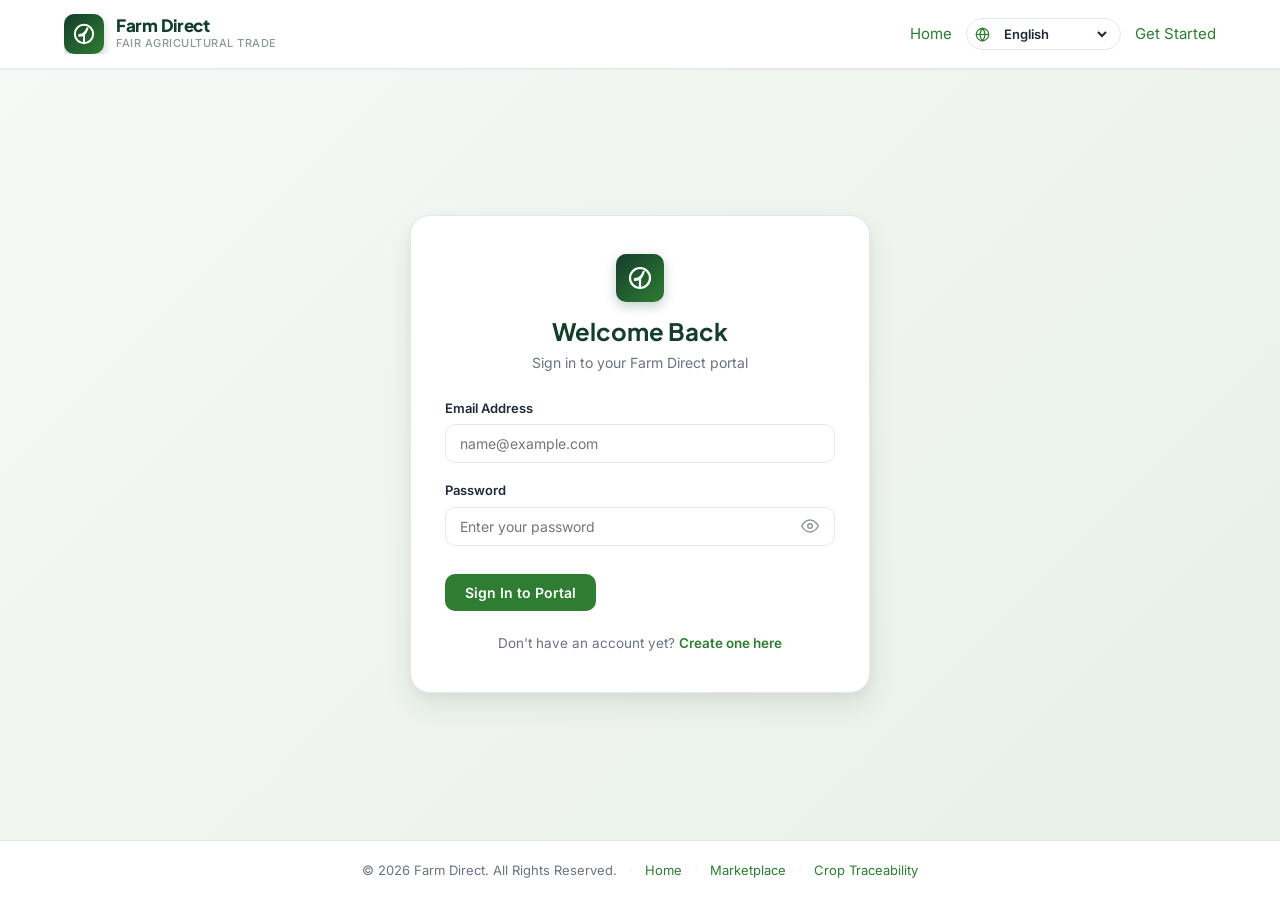
<file: login.html>
<!DOCTYPE html>
<html lang="en">
<head>
  <meta charset="UTF-8">
  <meta name="viewport" content="width=device-width, initial-scale=1.0">
  <title>Login — Farm Direct</title>
  <meta name="description" content="Sign in to your Farm Direct account to manage crop listings or purchase farm-fresh produce directly.">
  <link rel="preconnect" href="https://fonts.googleapis.com">
  <link rel="stylesheet" href="style.css">
</head>
<body class="auth-page">
  <!-- Compact Auth Header -->
  <header class="auth-compact-header">
    <div class="auth-compact-container">
      <a href="index.html" class="brand-link" aria-label="Farm Direct Home">
        <div class="brand-icon">
          <svg width="22" height="22" viewBox="0 0 24 24" fill="none" stroke="currentColor" stroke-width="2.2">
            <path d="M12 2a10 10 0 0 1 10 10c0 5.5-4.5 10-10 10S2 17.5 2 12A10 10 0 0 1 12 2z"/>
            <path d="M7 13c3 0 7-2 9-8-2 6-4 9-9 9z"/>
            <path d="M12 22V12"/>
          </svg>
        </div>
        <div class="brand-meta">
          <span class="brand-title">Farm Direct</span>
          <span class="brand-tagline" data-i18n="footer.tagline">Fair Agricultural Trade</span>
        </div>
      </a>
      <div class="auth-compact-actions">
        <a href="index.html" class="nav-link" data-i18n="common.home">Home</a>
        <div class="lang-selector-wrap" title="Select Language">
          <svg class="lang-icon" width="15" height="15" viewBox="0 0 24 24" fill="none" stroke="currentColor" stroke-width="2">
            <circle cx="12" cy="12" r="10"></circle>
            <line x1="2" y1="12" x2="22" y2="12"></line>
            <path d="M12 2a15.3 15.3 0 0 1 4 10 15.3 15.3 0 0 1-4 10 15.3 15.3 0 0 1-4-10 15.3 15.3 0 0 1 4-10z"></path>
          </svg>
          <select class="fd-language-selector" id="languageSelect" aria-label="Select Language" onchange="FD_I18N.setLanguage(this.value)">
            <option value="en">English</option>
            <option value="hi">हिन्दी (Hindi)</option>
            <option value="mr">मराठी (Marathi)</option>
          </select>
        </div>
        <a href="register.html" class="nav-button" data-i18n="landing.get_started">Get Started</a>
      </div>
    </div>
  </header>

  <main class="auth-main-content">
    <div class="auth-card">
      <div class="auth-header">
        <div class="auth-brand-logo">
          <svg width="24" height="24" viewBox="0 0 24 24" fill="none" stroke="currentColor" stroke-width="2.2">
            <path d="M12 2a10 10 0 0 1 10 10c0 5.5-4.5 10-10 10S2 17.5 2 12A10 10 0 0 1 12 2z"/>
            <path d="M7 13c3 0 7-2 9-8-2 6-4 9-9 9z"/>
            <path d="M12 22V12"/>
          </svg>
        </div>

        <h2 data-i18n="auth.welcome_back">Welcome Back</h2>
        <p class="tagline" data-i18n="auth.sign_in_tagline">Sign in to your Farm Direct portal</p>
      </div>

      <form id="loginForm">
        <div class="input-group">
          <label class="field-label" for="email" data-i18n="auth.email_label">Email Address</label>
          <input type="email" id="email" data-i18n-attr="placeholder:auth.email_placeholder" placeholder="name@example.com" required autocomplete="email">
        </div>

        <div class="input-group">
          <div style="display:flex; justify-content:space-between; align-items:center;">
            <label class="field-label" for="password" style="margin-bottom:0;" data-i18n="auth.password_label">Password</label>
          </div>
          <div class="password-input-wrap" style="margin-top:6px;">
            <input type="password" id="password" data-i18n-attr="placeholder:auth.password_placeholder" placeholder="Enter your password" required autocomplete="current-password">
            <button type="button" class="password-toggle-btn" id="togglePasswordBtn" aria-label="Toggle password visibility">
              <svg id="eyeIcon" width="18" height="18" viewBox="0 0 24 24" fill="none" stroke="currentColor" stroke-width="2">
                <path d="M1 12s4-8 11-8 11 8 11 8-4 8-11 8-11-8-11-8z"></path>
                <circle cx="12" cy="12" r="3"></circle>
              </svg>
            </button>
          </div>
        </div>

        <button type="submit" class="btn-primary" style="margin-top:10px;" data-i18n="auth.sign_in_btn">Sign In to Portal</button>
        
        <p class="auth-switch">
          <span data-i18n="auth.no_account">Don't have an account yet?</span> <a href="register.html" data-i18n="auth.create_one">Create one here</a>
        </p>
      </form>
    </div>
  </main>

  <footer class="auth-compact-footer">
    <div class="auth-footer-content">
      <span data-i18n="footer.copyright">© 2026 Farm Direct. All Rights Reserved.</span>
      <span class="footer-sep">·</span>
      <a href="index.html" data-i18n="common.home">Home</a>
      <span class="footer-sep">·</span>
      <a href="index.html#marketplace" data-i18n="landing.marketplace">Marketplace</a>
      <span class="footer-sep">·</span>
      <a href="traceability.html" data-i18n="footer.crop_traceability">Traceability</a>
    </div>
  </footer>

  <script src="config.js"></script>
  <script src="ui.js"></script>
  <script src="i18n.js"></script>
  <script src="script.js"></script>
  <script>
    // Password toggle
    const toggleBtn = document.getElementById('togglePasswordBtn');
    const pwdInput = document.getElementById('password');
    if (toggleBtn && pwdInput) {
      toggleBtn.addEventListener('click', () => {
        const isPassword = pwdInput.type === 'password';
        pwdInput.type = isPassword ? 'text' : 'password';
      });
    }
  </script>
</body>
</html>
</file>
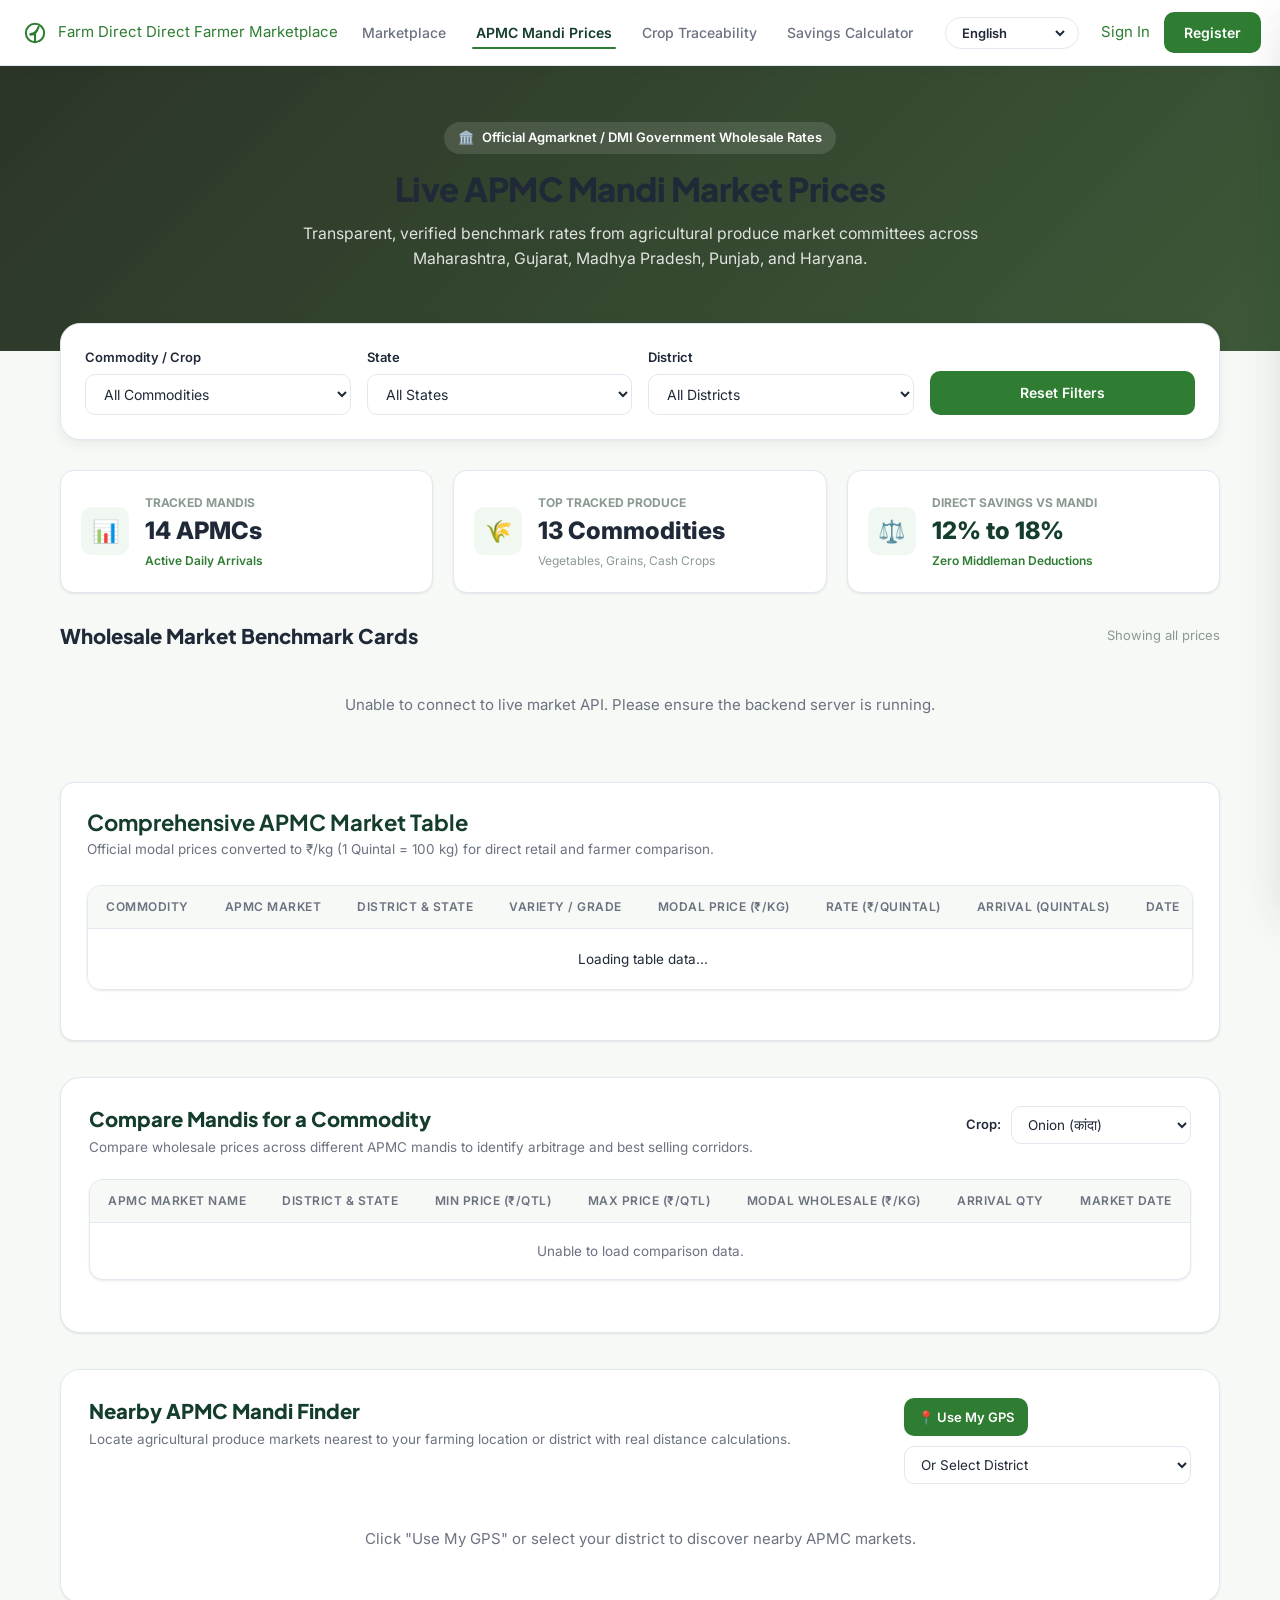
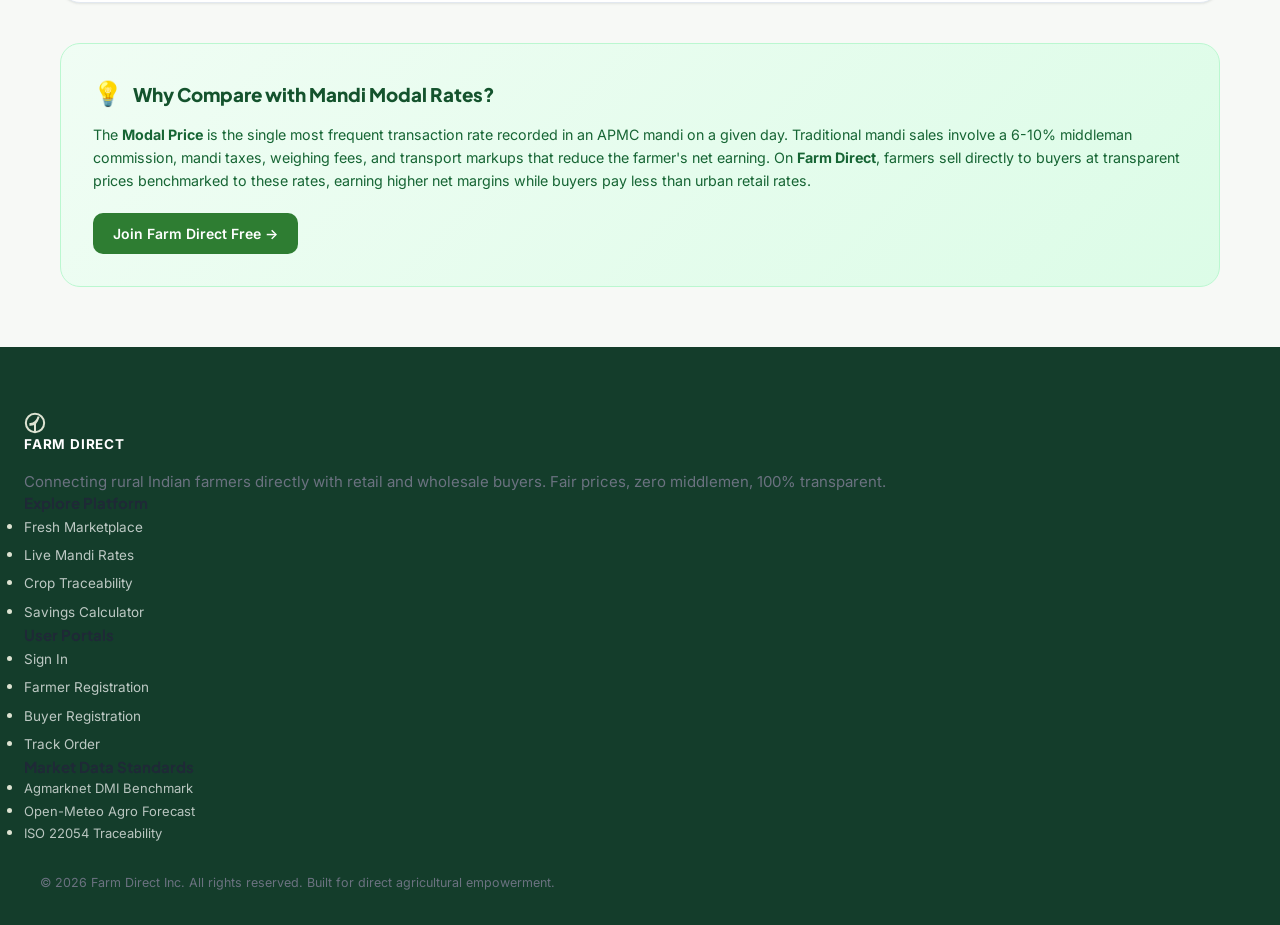
<file: market-prices.html>
<!DOCTYPE html>
<html lang="en">
<head>
  <meta charset="UTF-8">
  <meta name="viewport" content="width=device-width, initial-scale=1.0">
  <title>Live APMC Mandi Market Prices — Farm Direct</title>
  <meta name="description" content="Search authentic Government Agmarknet APMC mandi prices across India. Compare wholesale rates, modal prices per kg, and direct farmer market advantages.">
  <link rel="preconnect" href="https://fonts.googleapis.com">
  <link rel="stylesheet" href="style.css">
  <style>
    .mandi-hero {
      background: linear-gradient(135deg, rgba(32,42,28,0.95), rgba(46,74,40,0.92)), url('data:image/svg+xml;utf8,<svg xmlns="http://www.w3.org/2000/svg" width="40" height="40" viewBox="0 0 40 40"><circle cx="20" cy="20" r="1" fill="rgba(255,255,255,0.08)"/></svg>');
      color: #fff;
      padding: 56px 20px;
      text-align: center;
    }
    .mandi-hero h1 {
      font-size: 2.2rem;
      margin-bottom: 12px;
      font-weight: 800;
      letter-spacing: -0.5px;
    }
    .mandi-hero p {
      max-width: 680px;
      margin: 0 auto 24px;
      font-size: 1.05rem;
      color: rgba(255,255,255,0.85);
      line-height: 1.6;
    }
    .mandi-container {
      max-width: 1200px;
      margin: -28px auto 60px;
      padding: 0 20px;
    }
    .mandi-filter-bar {
      background: var(--surface);
      border: 1px solid var(--border);
      border-radius: var(--radius-xl);
      padding: 24px;
      box-shadow: var(--shadow-md);
      display: grid;
      grid-template-columns: repeat(auto-fit, minmax(200px, 1fr));
      gap: 16px;
      align-items: flex-end;
      margin-bottom: 30px;
    }
    .mandi-stats-row {
      display: grid;
      grid-template-columns: repeat(auto-fit, minmax(240px, 1fr));
      gap: 20px;
      margin-bottom: 30px;
    }
    .mandi-stat-card {
      background: var(--surface);
      border: 1px solid var(--border);
      border-radius: var(--radius-lg);
      padding: 20px;
      display: flex;
      align-items: center;
      gap: 16px;
      box-shadow: var(--shadow-sm);
    }
    .mandi-stat-icon {
      width: 48px;
      height: 48px;
      border-radius: var(--radius-md);
      background: var(--secondary-subtle);
      color: var(--secondary);
      display: flex;
      align-items: center;
      justify-content: center;
      font-size: 22px;
      flex-shrink: 0;
    }
    .mandi-card-grid {
      display: grid;
      grid-template-columns: repeat(auto-fill, minmax(320px, 1fr));
      gap: 20px;
      margin-bottom: 36px;
    }
    .mandi-card {
      background: var(--surface);
      border: 1px solid var(--border);
      border-radius: var(--radius-lg);
      padding: 20px;
      box-shadow: var(--shadow-sm);
      display: flex;
      flex-direction: column;
      justify-content: space-between;
      transition: transform 0.2s, box-shadow 0.2s;
    }
    .mandi-card:hover {
      transform: translateY(-2px);
      box-shadow: var(--shadow-md);
    }
    .mandi-badge {
      display: inline-flex;
      align-items: center;
      gap: 4px;
      font-size: 11.5px;
      font-weight: 700;
      padding: 3px 8px;
      border-radius: 999px;
      background: var(--bg-app);
      color: var(--ink-soft);
    }
    .mandi-price-display {
      margin: 16px 0;
      padding: 14px;
      background: var(--bg-app);
      border-radius: var(--radius-md);
      display: flex;
      justify-content: space-between;
      align-items: center;
    }
  </style>
</head>
<body class="public-page">

  <!-- Unified Accessible Public Header with Mobile Drawer -->
  <header class="landing-nav" id="publicLandingNav">
    <div class="nav-container">
      <a href="index.html" class="nav-brand" aria-label="Farm Direct Home">
        <div class="brand-logo" aria-hidden="true">
          <svg width="22" height="22" viewBox="0 0 24 24" fill="none" stroke="currentColor" stroke-width="2.2" stroke-linecap="round" stroke-linejoin="round">
            <path d="M12 2a10 10 0 0 1 10 10c0 5.5-4.5 10-10 10S2 17.5 2 12A10 10 0 0 1 12 2z"/>
            <path d="M7 13c3 0 7-2 9-8-2 6-4 9-9 9z"/>
            <path d="M12 22V12"/>
          </svg>
        </div>
        <div class="brand-text">
          <span class="brand-name">Farm Direct</span>
          <span class="brand-sub">Direct Farmer Marketplace</span>
        </div>
      </a>

      <nav class="nav-desktop-links" aria-label="Main Navigation">
        <a href="index.html#produceSection" class="nav-link" data-i18n="nav.marketplace">Marketplace</a>
        <a href="market-prices.html" class="nav-link active" data-i18n="nav.market_prices">APMC Mandi Prices</a>
        <a href="traceability.html" class="nav-link" data-i18n="nav.traceability">Crop Traceability</a>
        <a href="index.html#calculatorSection" class="nav-link" data-i18n="nav.savings_calc">Savings Calculator</a>
      </nav>

      <div class="nav-actions">
        <div class="lang-selector-wrap" title="Change Language">
          <select id="publicLangSelect" class="fd-language-selector" aria-label="Select Language" onchange="FD_I18N.setLanguage(this.value)">
            <option value="en">English</option>
            <option value="hi">हिन्दी (Hindi)</option>
            <option value="mr">मराठी (Marathi)</option>
          </select>
        </div>
        <a href="login.html" class="btn-ghost" data-i18n="auth.login_title">Sign In</a>
        <a href="register.html" class="btn-primary" data-i18n="auth.register_title">Register</a>
        <button class="nav-toggle-btn" id="navToggleBtn" aria-label="Open mobile menu" aria-expanded="false" aria-controls="publicNavDrawer">
          <svg width="22" height="22" viewBox="0 0 24 24" fill="none" stroke="currentColor" stroke-width="2">
            <line x1="3" y1="6" x2="21" y2="6"></line>
            <line x1="3" y1="12" x2="21" y2="12"></line>
            <line x1="3" y1="18" x2="21" y2="18"></line>
          </svg>
        </button>
      </div>
    </div>
  </header>

  <!-- Mobile Drawer Backdrop & Drawer -->
  <div class="public-nav-backdrop" id="publicNavBackdrop"></div>
  <aside class="public-nav-drawer" id="publicNavDrawer" aria-label="Mobile Navigation Drawer">
    <div class="drawer-header">
      <div class="drawer-brand">
        <span class="brand-name">Farm Direct</span>
        <span class="brand-sub">Direct Agri Marketplace</span>
      </div>
      <button class="drawer-close-btn" id="drawerCloseBtn" aria-label="Close mobile menu">
        <svg width="20" height="20" viewBox="0 0 24 24" fill="none" stroke="currentColor" stroke-width="2">
          <line x1="18" y1="6" x2="6" y2="18"></line>
          <line x1="6" y1="6" x2="18" y2="18"></line>
        </svg>
      </button>
    </div>
    <nav class="drawer-links">
      <a href="index.html" class="drawer-link">Home</a>
      <a href="index.html#produceSection" class="drawer-link" data-i18n="nav.marketplace">Marketplace</a>
      <a href="market-prices.html" class="drawer-link active" data-i18n="nav.market_prices">APMC Mandi Prices</a>
      <a href="traceability.html" class="drawer-link" data-i18n="nav.traceability">Crop Traceability</a>
      <a href="index.html#calculatorSection" class="drawer-link" data-i18n="nav.savings_calc">Savings Calculator</a>
      <hr style="margin: 12px 0; border: none; border-top: 1px solid var(--border);">
      <a href="login.html" class="drawer-link" data-i18n="auth.login_title">Sign In</a>
      <a href="register.html" class="drawer-link" style="color: var(--primary); font-weight:700;" data-i18n="auth.register_title">Register Free</a>
    </nav>
  </aside>

  <!-- Mandi Hero Section -->
  <section class="mandi-hero">
    <div style="display:inline-flex; align-items:center; gap:8px; padding:6px 14px; background:rgba(255,255,255,0.12); border-radius:999px; margin-bottom:14px; font-size:13px; font-weight:600;">
      <span>🏛️</span> Official Agmarknet / DMI Government Wholesale Rates
    </div>
    <h1>Live APMC Mandi Market Prices</h1>
    <p>
      Transparent, verified benchmark rates from agricultural produce market committees across Maharashtra, Gujarat, Madhya Pradesh, Punjab, and Haryana.
    </p>
  </section>

  <!-- Main Content Container -->
  <main class="mandi-container">
    
    <!-- Filter Toolbar -->
    <div class="mandi-filter-bar">
      <div>
        <label class="field-label" for="commodityFilter">Commodity / Crop</label>
        <select id="commodityFilter" onchange="applyFilters()">
          <option value="">All Commodities</option>
          <option value="Onion">Onion (कांदा)</option>
          <option value="Tomato">Tomato (टोमॅटो)</option>
          <option value="Potato">Potato (बटाटा)</option>
          <option value="Wheat">Wheat (गहू)</option>
          <option value="Rice">Rice (तांदूळ)</option>
          <option value="Cotton">Cotton (कापूस)</option>
          <option value="Soybean">Soybean (सोयाबीन)</option>
          <option value="Gram (Chana)">Gram / Chana (हरभरा)</option>
          <option value="Mustard">Mustard (मोहरी)</option>
          <option value="Mango">Mango (आंबा)</option>
          <option value="Green Chilli">Green Chilli (मिरची)</option>
          <option value="Ginger">Ginger (आले)</option>
          <option value="Banana">Banana (केळी)</option>
        </select>
      </div>

      <div>
        <label class="field-label" for="stateFilter">State</label>
        <select id="stateFilter" onchange="onStateChange()">
          <option value="">All States</option>
          <option value="Maharashtra">Maharashtra</option>
          <option value="Madhya Pradesh">Madhya Pradesh</option>
          <option value="Gujarat">Gujarat</option>
          <option value="Punjab">Punjab</option>
          <option value="Haryana">Haryana</option>
          <option value="Rajasthan">Rajasthan</option>
        </select>
      </div>

      <div>
        <label class="field-label" for="districtFilter">District</label>
        <select id="districtFilter" onchange="applyFilters()">
          <option value="">All Districts</option>
          <option value="Pune">Pune</option>
          <option value="Nashik">Nashik</option>
          <option value="Ahmednagar">Ahmednagar</option>
          <option value="Nagpur">Nagpur</option>
          <option value="Latur">Latur</option>
          <option value="Ratnagiri">Ratnagiri</option>
          <option value="Surat">Surat</option>
          <option value="Rajkot">Rajkot</option>
          <option value="Indore">Indore</option>
          <option value="Ujjain">Ujjain</option>
          <option value="Jaipur">Jaipur</option>
          <option value="Karnal">Karnal</option>
          <option value="Ludhiana">Ludhiana</option>
        </select>
      </div>

      <div>
        <button class="btn-primary" style="width:100%; height:44px;" onclick="resetFilters()">Reset Filters</button>
      </div>
    </div>

    <!-- Summary Stats Row -->
    <div class="mandi-stats-row">
      <div class="mandi-stat-card">
        <div class="mandi-stat-icon">📊</div>
        <div>
          <span style="font-size:12px; color:var(--ink-muted); text-transform:uppercase; font-weight:700;">Tracked Mandis</span>
          <div style="font-size:24px; font-weight:800; color:var(--ink);" id="mandiCount">14 APMCs</div>
          <span style="font-size:12px; color:var(--secondary); font-weight:600;">Active Daily Arrivals</span>
        </div>
      </div>

      <div class="mandi-stat-card">
        <div class="mandi-stat-icon">🌾</div>
        <div>
          <span style="font-size:12px; color:var(--ink-muted); text-transform:uppercase; font-weight:700;">Top Tracked Produce</span>
          <div style="font-size:24px; font-weight:800; color:var(--ink);" id="commodityCount">13 Commodities</div>
          <span style="font-size:12px; color:var(--ink-muted);">Vegetables, Grains, Cash Crops</span>
        </div>
      </div>

      <div class="mandi-stat-card">
        <div class="mandi-stat-icon">⚖️</div>
        <div>
          <span style="font-size:12px; color:var(--ink-muted); text-transform:uppercase; font-weight:700;">Direct Savings vs Mandi</span>
          <div style="font-size:24px; font-weight:800; color:var(--primary);">12% to 18%</div>
          <span style="font-size:12px; color:var(--secondary); font-weight:600;">Zero Middleman Deductions</span>
        </div>
      </div>
    </div>

    <!-- Live APMC Rates Grid -->
    <div style="display:flex; justify-content:space-between; align-items:center; margin-bottom:16px;">
      <h2 style="font-size:1.35rem; font-weight:800;">Wholesale Market Benchmark Cards</h2>
      <span style="font-size:13px; color:var(--ink-muted);" id="showingCount">Showing all prices</span>
    </div>

    <div class="mandi-card-grid" id="mandiGrid">
      <div style="text-align:center; padding:40px; color:var(--ink-soft); grid-column:1/-1;">Loading live mandi rates...</div>
    </div>

    <!-- Complete Tabular Breakdown -->
    <div class="card-box" style="margin-top:24px;">
      <div class="section-title-row">
        <div>
          <h2>Comprehensive APMC Market Table</h2>
          <p>Official modal prices converted to ₹/kg (1 Quintal = 100 kg) for direct retail and farmer comparison.</p>
        </div>
      </div>
      <div class="table-responsive">
        <table class="data-table" id="mandiTable">
          <thead>
            <tr>
              <th>Commodity</th>
              <th>APMC Market</th>
              <th>District & State</th>
              <th>Variety / Grade</th>
              <th>Modal Price (₹/kg)</th>
              <th>Rate (₹/Quintal)</th>
              <th>Arrival (Quintals)</th>
              <th>Date</th>
            </tr>
          </thead>
          <tbody id="mandiTableBody">
            <tr><td colspan="8" style="text-align:center; padding:20px;">Loading table data...</td></tr>
          </tbody>
        </table>
      </div>
    </div>

    <!-- Multi-Mandi Comparison Matrix -->
    <div class="card-box" style="margin-top:36px; background:var(--surface); border:1px solid var(--border); border-radius:var(--radius-xl); padding:28px; box-shadow:var(--shadow-sm);">
      <div class="section-title-row" style="display:flex; justify-content:space-between; align-items:flex-start; flex-wrap:wrap; gap:16px; margin-bottom:20px;">
        <div>
          <h2 style="font-size:1.35rem; font-weight:800; margin:0 0 6px;">Compare Mandis for a Commodity</h2>
          <p style="color:var(--ink-soft); font-size:13.5px; margin:0;">Compare wholesale prices across different APMC mandis to identify arbitrage and best selling corridors.</p>
        </div>
        <div style="display:flex; gap:10px; align-items:center;">
          <label for="compareCommoditySelect" style="font-size:13px; font-weight:600; color:var(--ink);">Crop:</label>
          <select id="compareCommoditySelect" style="height:38px; padding:0 12px; border-radius:var(--radius-md); border:1px solid var(--border); font-family:inherit; font-size:13.5px;" onchange="loadMandiComparison()">
            <option value="Onion">Onion (कांदा)</option>
            <option value="Tomato">Tomato (टोमॅटो)</option>
            <option value="Potato">Potato (बटाटा)</option>
            <option value="Wheat">Wheat (गहू)</option>
            <option value="Rice">Rice (तांदूळ)</option>
            <option value="Cotton">Cotton (कापूस)</option>
            <option value="Soybean">Soybean (सोयाबीन)</option>
            <option value="Gram (Chana)">Gram / Chana (हरभरा)</option>
            <option value="Mustard">Mustard (मोहरी)</option>
            <option value="Mango">Mango (आंबा)</option>
          </select>
        </div>
      </div>

      <div id="compareSummaryBadge" style="margin-bottom:16px; padding:12px 16px; background:var(--primary-subtle); border-radius:var(--radius-md); font-size:13px; color:var(--primary); font-weight:600; display:none;"></div>

      <div class="table-responsive">
        <table class="data-table" id="compareTable">
          <thead>
            <tr>
              <th>APMC Market Name</th>
              <th>District & State</th>
              <th>Min Price (₹/Qtl)</th>
              <th>Max Price (₹/Qtl)</th>
              <th>Modal Wholesale (₹/kg)</th>
              <th>Arrival Qty</th>
              <th>Market Date</th>
            </tr>
          </thead>
          <tbody id="compareTableBody">
            <tr><td colspan="7" style="text-align:center; padding:18px; color:var(--ink-soft);">Select a commodity above to compare markets.</td></tr>
          </tbody>
        </table>
      </div>
    </div>

    <!-- Nearby APMC Mandi Finder -->
    <div class="card-box" style="margin-top:36px; background:var(--surface); border:1px solid var(--border); border-radius:var(--radius-xl); padding:28px; box-shadow:var(--shadow-sm);">
      <div class="section-title-row" style="display:flex; justify-content:space-between; align-items:flex-start; flex-wrap:wrap; gap:16px; margin-bottom:20px;">
        <div>
          <h2 style="font-size:1.35rem; font-weight:800; margin:0 0 6px;">Nearby APMC Mandi Finder</h2>
          <p style="color:var(--ink-soft); font-size:13.5px; margin:0;">Locate agricultural produce markets nearest to your farming location or district with real distance calculations.</p>
        </div>
        <div style="display:flex; gap:10px; align-items:center; flex-wrap:wrap;">
          <button class="btn-primary" style="height:38px; padding:0 14px; font-size:13px;" onclick="detectUserLocationForMandi()">📍 Use My GPS</button>
          <select id="nearbyDistrictSelect" style="height:38px; padding:0 12px; border-radius:var(--radius-md); border:1px solid var(--border); font-family:inherit; font-size:13.5px;" onchange="loadNearbyByDistrict(this.value)">
            <option value="">Or Select District</option>
            <option value="Pune">Pune</option>
            <option value="Nashik">Nashik</option>
            <option value="Ahmednagar">Ahmednagar</option>
            <option value="Nagpur">Nagpur</option>
            <option value="Latur">Latur</option>
            <option value="Ratnagiri">Ratnagiri</option>
            <option value="Surat">Surat</option>
            <option value="Rajkot">Rajkot</option>
            <option value="Indore">Indore</option>
            <option value="Ujjain">Ujjain</option>
            <option value="Jaipur">Jaipur</option>
            <option value="Karnal">Karnal</option>
            <option value="Ludhiana">Ludhiana</option>
          </select>
        </div>
      </div>

      <div id="nearbyMandiStatus" style="font-size:13px; color:var(--ink-soft); margin-bottom:14px;"></div>
      <div class="mandi-card-grid" id="nearbyMandiGrid" style="margin-bottom:0;">
        <div style="grid-column:1/-1; text-align:center; padding:24px; color:var(--ink-soft);">Click "Use My GPS" or select your district to discover nearby APMC markets.</div>
      </div>
    </div>

    <!-- Explanatory Direct Trade Callout -->
    <div style="margin-top:40px; background:linear-gradient(135deg, #F0FDF4, #DCFCE7); border:1px solid #BBF7D0; border-radius:var(--radius-xl); padding:32px; display:flex; flex-direction:column; gap:12px;">
      <div style="display:flex; align-items:center; gap:10px;">
        <span style="font-size:24px;">💡</span>
        <h3 style="margin:0; color:#14532D; font-size:1.25rem; font-weight:800;">Why Compare with Mandi Modal Rates?</h3>
      </div>
      <p style="color:#166534; font-size:0.95rem; line-height:1.6; margin:0;">
        The <strong>Modal Price</strong> is the single most frequent transaction rate recorded in an APMC mandi on a given day. Traditional mandi sales involve a 6-10% middleman commission, mandi taxes, weighing fees, and transport markups that reduce the farmer's net earning. On <strong>Farm Direct</strong>, farmers sell directly to buyers at transparent prices benchmarked to these rates, earning higher net margins while buyers pay less than urban retail rates.
      </p>
      <div style="margin-top:8px;">
        <a href="register.html" class="btn-primary" style="display:inline-block;">Join Farm Direct Free →</a>
      </div>
    </div>

  </main>

  <!-- Public 4-Column Footer -->
  <footer class="app-footer">
    <div class="footer-grid">
      <div class="footer-col brand-col">
        <div class="footer-brand">
          <svg width="22" height="22" viewBox="0 0 24 24" fill="none" stroke="currentColor" stroke-width="2.2">
            <path d="M12 2a10 10 0 0 1 10 10c0 5.5-4.5 10-10 10S2 17.5 2 12A10 10 0 0 1 12 2z"/>
            <path d="M7 13c3 0 7-2 9-8-2 6-4 9-9 9z"/>
            <path d="M12 22V12"/>
          </svg>
          <strong>Farm Direct</strong>
        </div>
        <p class="footer-tagline">
          Connecting rural Indian farmers directly with retail and wholesale buyers. Fair prices, zero middlemen, 100% transparent.
        </p>
      </div>

      <div class="footer-col">
        <h4>Explore Platform</h4>
        <ul class="footer-links">
          <li><a href="index.html#produceSection">Fresh Marketplace</a></li>
          <li><a href="market-prices.html">Live Mandi Rates</a></li>
          <li><a href="traceability.html">Crop Traceability</a></li>
          <li><a href="index.html#calculatorSection">Savings Calculator</a></li>
        </ul>
      </div>

      <div class="footer-col">
        <h4>User Portals</h4>
        <ul class="footer-links">
          <li><a href="login.html">Sign In</a></li>
          <li><a href="register.html">Farmer Registration</a></li>
          <li><a href="register.html">Buyer Registration</a></li>
          <li><a href="login.html">Track Order</a></li>
        </ul>
      </div>

      <div class="footer-col">
        <h4>Market Data Standards</h4>
        <ul class="footer-links">
          <li><span style="color:rgba(255,255,255,0.7); font-size:13px;">Agmarknet DMI Benchmark</span></li>
          <li><span style="color:rgba(255,255,255,0.7); font-size:13px;">Open-Meteo Agro Forecast</span></li>
          <li><span style="color:rgba(255,255,255,0.7); font-size:13px;">ISO 22054 Traceability</span></li>
        </ul>
      </div>
    </div>

    <div class="footer-bottom">
      <div class="footer-bottom-content">
        <p>&copy; 2026 Farm Direct Inc. All rights reserved. Built for direct agricultural empowerment.</p>
      </div>
    </div>
  </footer>

  <script src="config.js"></script>
  <script src="ui.js"></script>
  <script src="i18n.js"></script>
  <script>
    let allPrices = [];

    async function loadMarketPrices() {
      try {
        initPublicNav();
        const res = await fetch(`${API_BASE_URL}/market-prices`);
        if (!res.ok) throw new Error('Failed to fetch market rates');
        allPrices = await res.json();
        renderPrices(allPrices);
      } catch (err) {
        console.error('loadMarketPrices error:', err);
        document.getElementById('mandiGrid').innerHTML = `
          <div style="grid-column:1/-1; text-align:center; padding:30px; color:var(--ink-soft);">
            Unable to connect to live market API. Please ensure the backend server is running.
          </div>`;
      }
    }

    function renderPrices(prices) {
      const grid = document.getElementById('mandiGrid');
      const tableBody = document.getElementById('mandiTableBody');
      const countEl = document.getElementById('showingCount');
      if (countEl) countEl.textContent = `Showing ${prices.length} market entries`;

      if (prices.length === 0) {
        grid.innerHTML = '<div style="grid-column:1/-1; text-align:center; padding:30px; color:var(--ink-soft);">No market records found matching your filters.</div>';
        tableBody.innerHTML = '<tr><td colspan="8" style="text-align:center; padding:20px;">No records found.</td></tr>';
        return;
      }

      // Render cards
      grid.innerHTML = prices.map(p => `
        <div class="mandi-card">
          <div>
            <div style="display:flex; justify-content:space-between; align-items:flex-start; margin-bottom:8px;">
              <span class="mandi-badge">📍 ${p.market_name}</span>
              <span style="font-size:11.5px; color:var(--ink-muted);">${p.district}, ${p.state}</span>
            </div>
            <h3 style="font-size:1.25rem; font-weight:800; margin:6px 0 2px;">${p.commodity}</h3>
            <span style="font-size:12.5px; color:var(--ink-soft);">Variety: ${p.variety || 'FAQ'} | Grade: ${p.grade || 'FAQ'}</span>

            <div class="mandi-price-display">
              <div>
                <span style="font-size:11px; text-transform:uppercase; color:var(--ink-muted); font-weight:700; display:block;">Modal Wholesale Price</span>
                <span style="font-size:1.4rem; font-weight:800; color:var(--primary);">₹${p.modal_price_per_kg}/kg</span>
              </div>
              <div style="text-align:right;">
                <span style="font-size:11px; color:var(--ink-muted); display:block;">Mandi Rate</span>
                <strong style="font-size:13px; color:var(--ink);">₹${p.modal_price}/Qtl</strong>
              </div>
            </div>

            <div style="display:flex; justify-content:space-between; font-size:12px; color:var(--ink-soft);">
              <span>Min: ₹${(p.min_price / 100).toFixed(1)}/kg</span>
              <span>Max: ₹${(p.max_price / 100).toFixed(1)}/kg</span>
              <span>Arrival: ${p.arrival_qty || 0} Qtl</span>
            </div>
          </div>

          <div style="margin-top:16px; pt:12px; border-top:1px solid var(--border-light); display:flex; justify-content:space-between; align-items:center; font-size:11.5px; color:var(--ink-muted);">
            <span>Date: ${p.arrival_date || 'Today'}</span>
            <span style="color:var(--secondary); font-weight:600;">Govt Agmarknet</span>
          </div>
        </div>
      `).join('');

      // Render table
      tableBody.innerHTML = prices.map(p => `
        <tr>
          <td><strong>${p.commodity}</strong></td>
          <td>${p.market_name}</td>
          <td>${p.district}, ${p.state}</td>
          <td>${p.variety || 'FAQ'} (${p.grade || 'FAQ'})</td>
          <td><strong style="color:var(--primary);">₹${p.modal_price_per_kg}</strong></td>
          <td>₹${p.modal_price}</td>
          <td>${p.arrival_qty || 0}</td>
          <td>${p.arrival_date || 'Today'}</td>
        </tr>
      `).join('');
    }

    function applyFilters() {
      const comm = document.getElementById('commodityFilter').value.toLowerCase();
      const st = document.getElementById('stateFilter').value.toLowerCase();
      const dist = document.getElementById('districtFilter').value.toLowerCase();

      const filtered = allPrices.filter(p => {
        const matchComm = !comm || (p.commodity && p.commodity.toLowerCase() === comm);
        const matchState = !st || (p.state && p.state.toLowerCase() === st);
        const matchDist = !dist || (p.district && p.district.toLowerCase() === dist);
        return matchComm && matchState && matchDist;
      });

      renderPrices(filtered);
    }

    function onStateChange() {
      applyFilters();
    }

    function resetFilters() {
      document.getElementById('commodityFilter').value = '';
      document.getElementById('stateFilter').value = '';
      document.getElementById('districtFilter').value = '';
      renderPrices(allPrices);
    }

    // Multi-Mandi Comparison Logic
    async function loadMandiComparison() {
      const comm = document.getElementById('compareCommoditySelect').value;
      const tbody = document.getElementById('compareTableBody');
      const badge = document.getElementById('compareSummaryBadge');

      tbody.innerHTML = '<tr><td colspan="7" style="text-align:center; padding:18px;">Comparing mandis across regions...</td></tr>';
      
      try {
        const res = await fetch(`${API_BASE_URL}/market-prices/compare?commodity=${encodeURIComponent(comm)}`);
        if (!res.ok) throw new Error('Failed to fetch comparison');
        const data = await res.json();

        if (!data.markets || data.markets.length === 0) {
          tbody.innerHTML = `<tr><td colspan="7" style="text-align:center; padding:18px; color:var(--ink-soft);">No comparative mandi entries found for ${comm}.</td></tr>`;
          if (badge) badge.style.display = 'none';
          return;
        }

        if (badge) {
          badge.style.display = 'block';
          badge.innerHTML = `📊 <strong>${comm} Comparison Summary:</strong> Average Modal Rate: ₹${data.average_modal_per_kg}/kg (Min: ₹${data.overall_min_per_kg}/kg in ${data.lowest_market}, Max: ₹${data.overall_max_per_kg}/kg in ${data.highest_market}). Price spread: ₹${data.price_spread_per_kg}/kg.`;
        }

        tbody.innerHTML = data.markets.map(m => {
          const diff = m.difference_from_average_pct;
          const diffBadge = diff > 0 
            ? `<span style="color:#047857; font-weight:700;">+${diff}% vs avg</span>`
            : diff < 0 
              ? `<span style="color:#B91C1C; font-weight:700;">${diff}% vs avg</span>`
              : `<span style="color:var(--ink-soft);">Equal to avg</span>`;

          return `
            <tr>
              <td><strong>${m.market_name}</strong></td>
              <td>${m.district}, ${m.state}</td>
              <td>₹${m.min_price}</td>
              <td>₹${m.max_price}</td>
              <td>
                <strong style="color:var(--primary); font-size:14.5px;">₹${m.modal_price_per_kg}</strong>
                <div style="font-size:11.5px;">${diffBadge}</div>
              </td>
              <td>${m.arrival_qty || 0} Qtl</td>
              <td>${m.arrival_date || 'Today'}</td>
            </tr>
          `;
        }).join('');
      } catch (err) {
        console.error('loadMandiComparison error:', err);
        tbody.innerHTML = '<tr><td colspan="7" style="text-align:center; padding:18px; color:var(--ink-soft);">Unable to load comparison data.</td></tr>';
      }
    }

    // Nearby Mandi Finder with Geolocation & District Fallback
    function detectUserLocationForMandi() {
      const statusEl = document.getElementById('nearbyMandiStatus');
      if (!navigator.geolocation) {
        if (statusEl) statusEl.textContent = 'Geolocation is not supported by your browser. Please select a district from the dropdown.';
        return;
      }
      if (statusEl) statusEl.textContent = 'Requesting GPS coordinates (with your permission)...';

      navigator.geolocation.getCurrentPosition(
        pos => {
          const lat = pos.coords.latitude;
          const lon = pos.coords.longitude;
          if (statusEl) statusEl.textContent = `GPS detected: Latitude ${lat.toFixed(3)}, Longitude ${lon.toFixed(3)}. Fetching nearest mandis...`;
          fetchNearbyMandis({ lat, lon });
        },
        err => {
          if (statusEl) statusEl.textContent = 'GPS access denied or unavailable. Please select your district from the dropdown.';
        },
        { timeout: 10000 }
      );
    }

    function loadNearbyByDistrict(district) {
      if (!district) return;
      const statusEl = document.getElementById('nearbyMandiStatus');
      if (statusEl) statusEl.textContent = `Searching APMC mandis within and surrounding ${district} district...`;
      fetchNearbyMandis({ district });
    }

    async function fetchNearbyMandis({ lat, lon, district }) {
      const grid = document.getElementById('nearbyMandiGrid');
      grid.innerHTML = '<div style="grid-column:1/-1; text-align:center; padding:24px; color:var(--ink-soft);">Calculating distances and finding nearest agricultural markets...</div>';

      try {
        let url = `${API_BASE_URL}/market-prices/nearby?`;
        if (lat && lon) url += `lat=${lat}&lon=${lon}&radius=150`;
        else if (district) url += `district=${encodeURIComponent(district)}&radius=150`;

        const res = await fetch(url);
        if (!res.ok) throw new Error('Nearby API failed');
        const markets = await res.json();

        if (!markets || markets.length === 0) {
          grid.innerHTML = '<div style="grid-column:1/-1; text-align:center; padding:24px; color:var(--ink-soft);">No APMC mandis found in this radius. Try selecting another district.</div>';
          return;
        }

        grid.innerHTML = markets.map(m => `
          <div class="mandi-card" style="border-left: 4px solid var(--primary);">
            <div>
              <div style="display:flex; justify-content:space-between; align-items:flex-start; margin-bottom:8px;">
                <span class="mandi-badge">📍 ${m.market_name}</span>
                ${m.distance_km != null ? `<span style="font-size:12px; font-weight:800; color:var(--secondary); background:var(--secondary-subtle); padding:2px 8px; border-radius:999px;">${m.distance_km} km away</span>` : ''}
              </div>
              <h3 style="font-size:1.2rem; font-weight:800; margin:6px 0 2px;">${m.commodity}</h3>
              <span style="font-size:12px; color:var(--ink-soft);">${m.district}, ${m.state} | ${m.variety || 'FAQ'}</span>

              <div class="mandi-price-display" style="margin:12px 0;">
                <div>
                  <span style="font-size:11px; text-transform:uppercase; color:var(--ink-muted); font-weight:700; display:block;">Modal Rate</span>
                  <span style="font-size:1.3rem; font-weight:800; color:var(--primary);">₹${m.modal_price_per_kg}/kg</span>
                </div>
                <div style="text-align:right;">
                  <span style="font-size:11px; color:var(--ink-muted); display:block;">Mandi Benchmark</span>
                  <strong style="font-size:13px; color:var(--ink);">₹${m.modal_price}/Qtl</strong>
                </div>
              </div>
            </div>
            <div style="font-size:11.5px; color:var(--ink-muted); display:flex; justify-content:space-between;">
              <span>Updated: ${m.arrival_date || 'Today'}</span>
              <span>Source: Agmarknet</span>
            </div>
          </div>
        `).join('');
      } catch (err) {
        console.error('fetchNearbyMandis error:', err);
        grid.innerHTML = '<div style="grid-column:1/-1; text-align:center; padding:24px; color:var(--ink-soft);">Unable to retrieve nearby markets right now.</div>';
      }
    }

    document.addEventListener('DOMContentLoaded', () => {
      loadMarketPrices();
      loadMandiComparison();
    });
  </script>
</body>
</html>
</file>
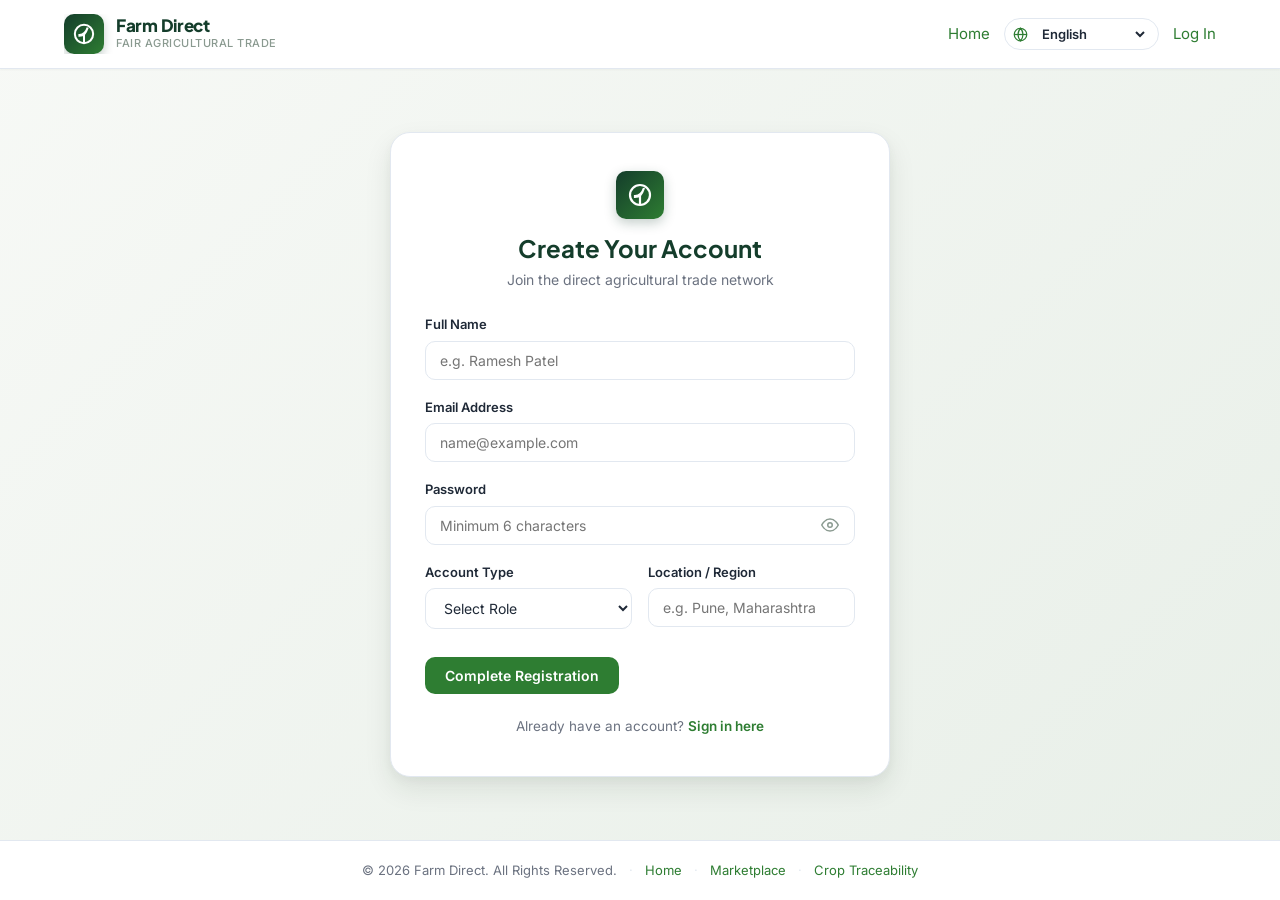
<file: register.html>
<!DOCTYPE html>
<html lang="en">
<head>
  <meta charset="UTF-8">
  <meta name="viewport" content="width=device-width, initial-scale=1.0">
  <title>Create Account — Farm Direct</title>
  <meta name="description" content="Register as a farmer to sell directly or as a buyer to purchase verified farm produce.">
  <link rel="preconnect" href="https://fonts.googleapis.com">
  <link rel="stylesheet" href="style.css">
</head>
<body class="auth-page">
  <!-- Compact Auth Header -->
  <header class="auth-compact-header">
    <div class="auth-compact-container">
      <a href="index.html" class="brand-link" aria-label="Farm Direct Home">
        <div class="brand-icon">
          <svg width="22" height="22" viewBox="0 0 24 24" fill="none" stroke="currentColor" stroke-width="2.2">
            <path d="M12 2a10 10 0 0 1 10 10c0 5.5-4.5 10-10 10S2 17.5 2 12A10 10 0 0 1 12 2z"/>
            <path d="M7 13c3 0 7-2 9-8-2 6-4 9-9 9z"/>
            <path d="M12 22V12"/>
          </svg>
        </div>
        <div class="brand-meta">
          <span class="brand-title">Farm Direct</span>
          <span class="brand-tagline" data-i18n="footer.tagline">Fair Agricultural Trade</span>
        </div>
      </a>
      <div class="auth-compact-actions">
        <a href="index.html" class="nav-link" data-i18n="common.home">Home</a>
        <div class="lang-selector-wrap" title="Select Language">
          <svg class="lang-icon" width="15" height="15" viewBox="0 0 24 24" fill="none" stroke="currentColor" stroke-width="2">
            <circle cx="12" cy="12" r="10"></circle>
            <line x1="2" y1="12" x2="22" y2="12"></line>
            <path d="M12 2a15.3 15.3 0 0 1 4 10 15.3 15.3 0 0 1-4 10 15.3 15.3 0 0 1-4-10 15.3 15.3 0 0 1 4-10z"></path>
          </svg>
          <select class="fd-language-selector" id="languageSelect" aria-label="Select Language" onchange="FD_I18N.setLanguage(this.value)">
            <option value="en">English</option>
            <option value="hi">हिन्दी (Hindi)</option>
            <option value="mr">मराठी (Marathi)</option>
          </select>
        </div>
        <a href="login.html" class="nav-button" data-i18n="landing.login_btn">Log In</a>
      </div>
    </div>
  </header>

  <main class="auth-main-content">
    <div class="auth-card" style="max-width: 500px;">
      <div class="auth-header">
        <div class="auth-brand-logo">
          <svg width="24" height="24" viewBox="0 0 24 24" fill="none" stroke="currentColor" stroke-width="2.2">
            <path d="M12 2a10 10 0 0 1 10 10c0 5.5-4.5 10-10 10S2 17.5 2 12A10 10 0 0 1 12 2z"/>
            <path d="M7 13c3 0 7-2 9-8-2 6-4 9-9 9z"/>
            <path d="M12 22V12"/>
          </svg>
        </div>

        <h2 data-i18n="auth.create_title">Create Your Account</h2>
        <p class="tagline" data-i18n="auth.create_tagline">Join the direct agricultural trade network</p>
      </div>

      <form id="registerForm">
        <div class="input-group">
          <label class="field-label" for="name" data-i18n="auth.name_label">Full Name *</label>
          <input type="text" id="name" data-i18n-attr="placeholder:auth.name_placeholder" placeholder="e.g. Ramesh Patel" required autocomplete="name">
        </div>

        <div class="input-group">
          <label class="field-label" for="email" data-i18n="auth.email_label">Email Address *</label>
          <input type="email" id="email" data-i18n-attr="placeholder:auth.email_placeholder" placeholder="name@example.com" required autocomplete="email">
        </div>

        <div class="input-group">
          <label class="field-label" for="password" data-i18n="auth.password_label">Create Password *</label>
          <div class="password-input-wrap">
            <input type="password" id="password" data-i18n-attr="placeholder:auth.reg_password_placeholder" placeholder="Minimum 6 characters" required autocomplete="new-password">
            <button type="button" class="password-toggle-btn" id="toggleRegPasswordBtn" aria-label="Toggle password visibility">
              <svg width="18" height="18" viewBox="0 0 24 24" fill="none" stroke="currentColor" stroke-width="2">
                <path d="M1 12s4-8 11-8 11 8 11 8-4 8-11 8-11-8-11-8z"></path>
                <circle cx="12" cy="12" r="3"></circle>
              </svg>
            </button>
          </div>
        </div>

        <div class="form-grid-2">
          <div class="input-group">
            <label class="field-label" for="role" data-i18n="auth.account_type">Account Type *</label>
            <select id="role" required>
              <option value="" disabled selected data-i18n="auth.select_role">Select Role</option>
              <option value="farmer" data-i18n="auth.role_farmer">Sell Crops (Farmer)</option>
              <option value="buyer" data-i18n="auth.role_buyer">Buy Crops (Buyer)</option>
            </select>
          </div>

          <div class="input-group">
            <label class="field-label" for="location" data-i18n="auth.location_label">Location / Region</label>
            <input type="text" id="location" data-i18n-attr="placeholder:auth.location_placeholder" placeholder="e.g. Pune, Maharashtra">
          </div>
        </div>

        <button type="submit" class="btn-primary" style="margin-top:10px;" data-i18n="auth.register_btn">Complete Registration</button>
        
        <p class="auth-switch">
          <span data-i18n="auth.have_account">Already have an account?</span> <a href="login.html" data-i18n="auth.login_here">Sign in here</a>
        </p>
      </form>
    </div>
  </main>

  <footer class="auth-compact-footer">
    <div class="auth-footer-content">
      <span data-i18n="footer.copyright">© 2026 Farm Direct. All Rights Reserved.</span>
      <span class="footer-sep">·</span>
      <a href="index.html" data-i18n="common.home">Home</a>
      <span class="footer-sep">·</span>
      <a href="index.html#marketplace" data-i18n="landing.marketplace">Marketplace</a>
      <span class="footer-sep">·</span>
      <a href="traceability.html" data-i18n="footer.crop_traceability">Traceability</a>
    </div>
  </footer>

  <script src="config.js"></script>
  <script src="ui.js"></script>
  <script src="i18n.js"></script>
  <script src="script.js"></script>
  <script>
    // Password toggle
    const toggleRegBtn = document.getElementById('toggleRegPasswordBtn');
    const pwdRegInput = document.getElementById('password');
    if (toggleRegBtn && pwdRegInput) {
      toggleRegBtn.addEventListener('click', () => {
        const isPassword = pwdRegInput.type === 'password';
        pwdRegInput.type = isPassword ? 'text' : 'password';
      });
    }
  </script>
</body>
</html>
</file>
<file: style.css>
/* ==========================================================================
   FARM DIRECT — PROFESSIONAL AGRICULTURE MARKETPLACE DESIGN SYSTEM
   ========================================================================== */

@import url('https://fonts.googleapis.com/css2?family=Inter:wght@300;400;500;600;700&family=Plus+Jakarta+Sans:wght@500;600;700;800&display=swap');

:root {
  /* Brand Palette: Deep Forest Green & Fresh Agricultural Green */
  --primary: #143D2B;             /* Deep forest green */
  --primary-hover: #0E2E20;
  --primary-light: #1E553D;
  --primary-subtle: #E8F5E9;
  
  --secondary: #2E7D32;           /* Fresh agricultural green */
  --secondary-hover: #256628;
  --secondary-subtle: #F1F8F2;
  
  --accent: #D97706;              /* Harvest golden amber */
  --accent-hover: #B45309;
  --accent-subtle: #FEF3C7;
  
  /* Neutral Palette */
  --bg-app: #F7F9F6;              /* Warm off-white / light neutral */
  --surface: #FFFFFF;             /* Crisp white card surface */
  --surface-alt: #F1F5F0;
  --surface-hover: #F8FAF7;
  
  --border: #E2E8F0;              /* Subtle borders */
  --border-light: #EDF2EE;
  --border-focus: #2E7D32;
  
  /* Text & Inks */
  --ink: #1F2937;                 /* Dark charcoal per design spec */
  --ink-soft: #6B7280;            /* Muted secondary gray per design spec */
  --ink-muted: #8A9A90;           /* Subtle tertiary */
  --ink-inverted: #FFFFFF;
  
  /* Semantic Status Colors */
  --status-pending-bg: #FEF3C7;
  --status-pending-text: #92400E;
  --status-accepted-bg: #E0F2FE;
  --status-accepted-text: #0369A1;
  --status-processing-bg: #EDE9FE;
  --status-processing-text: #6D28D9;
  --status-shipped-bg: #F3E8FF;
  --status-shipped-text: #7E22CE;
  --status-delivered-bg: #DCFCE7;
  --status-delivered-text: #15803D;
  --status-cancelled-bg: #FEE2E2;
  --status-cancelled-text: #B91C1C;
  
  --danger: #DC2626;
  --danger-bg: #FEF2F2;
  --danger-border: #FCA5A5;
  
  /* Dimensions & Spacing */
  --sidebar-width: 260px;
  --sidebar-collapsed-width: 74px;
  --header-height: 70px;
  --main-padding: 30px;
  --radius-sm: 6px;
  --radius-md: 10px;
  --radius-lg: 14px;
  --radius-xl: 20px;
  --radius-full: 9999px;
  
  /* Shadows */
  --shadow-xs: 0 1px 2px rgba(18, 40, 24, 0.04);
  --shadow-sm: 0 1px 3px rgba(18, 40, 24, 0.06), 0 1px 2px rgba(18, 40, 24, 0.04);
  --shadow-md: 0 4px 14px rgba(18, 40, 24, 0.06), 0 1px 3px rgba(18, 40, 24, 0.03);
  --shadow-lg: 0 12px 28px rgba(18, 40, 24, 0.09), 0 4px 10px rgba(18, 40, 24, 0.04);
  --shadow-xl: 0 20px 40px rgba(18, 40, 24, 0.12);
  
  /* Transitions */
  --transition: 0.2s cubic-bezier(0.4, 0, 0.2, 1);
  --transition-slow: 0.3s cubic-bezier(0.4, 0, 0.2, 1);
  
  /* Typography */
  --font-sans: 'Inter', -apple-system, BlinkMacSystemFont, 'Segoe UI', Roboto, sans-serif;
  --font-heading: 'Plus Jakarta Sans', var(--font-sans);
}

/* ==========================================================================
   CSS RESET & BASE STYLES
   ========================================================================== */
*, *::before, *::after {
  box-sizing: border-box;
  margin: 0;
  padding: 0;
}

html {
  font-size: 15px;
  scroll-behavior: smooth;
}

body {
  font-family: var(--font-sans);
  background-color: var(--bg-app);
  color: var(--ink);
  line-height: 1.5;
  -webkit-font-smoothing: antialiased;
  -moz-osx-font-smoothing: grayscale;
  min-height: 100vh;
}

h1, h2, h3, h4, h5, h6 {
  font-family: var(--font-heading);
  color: var(--ink);
  font-weight: 700;
  line-height: 1.25;
}

p {
  color: var(--ink-soft);
  line-height: 1.6;
}

a {
  color: var(--secondary);
  text-decoration: none;
  transition: var(--transition);
}

a:hover {
  color: var(--primary);
}

svg {
  display: inline-block;
  vertical-align: middle;
  flex-shrink: 0;
}

/* Accessibility: Visible Focus Rings & Reduced Motion */
:focus-visible {
  outline: 2px solid var(--secondary);
  outline-offset: 2px;
}

@media (prefers-reduced-motion: reduce) {
  *, *::before, *::after {
    animation-duration: 0.01ms !important;
    animation-iteration-count: 1 !important;
    transition-duration: 0.01ms !important;
    scroll-behavior: auto !important;
  }
}


/* ==========================================================================
   AUTHENTICATED DASHBOARD SHELL (LEFT SIDEBAR + TOP HEADER)
   ========================================================================== */
.dashboard-layout {
  display: flex;
  min-height: 100vh;
  background-color: var(--bg-app);
  position: relative;
}

/* Mobile Backdrop */
.sidebar-backdrop {
  position: fixed;
  inset: 0;
  background-color: rgba(18, 40, 24, 0.45);
  backdrop-filter: blur(4px);
  z-index: 998;
  opacity: 0;
  pointer-events: none;
  transition: opacity var(--transition-slow);
}

.sidebar-backdrop.active {
  opacity: 1;
  pointer-events: auto;
}

/* Persistent Left Sidebar */
.app-sidebar {
  width: var(--sidebar-width);
  height: 100vh;
  position: fixed;
  top: 0;
  left: 0;
  background: var(--surface);
  border-right: 1px solid var(--border);
  display: flex;
  flex-direction: column;
  z-index: 999;
  transition: width var(--transition-slow), transform var(--transition-slow);
  overflow: hidden;
  box-shadow: var(--shadow-sm);
}

/* Sidebar Collapsed State */
.dashboard-layout.sidebar-collapsed .app-sidebar {
  width: var(--sidebar-collapsed-width);
}

/* Sidebar Brand Header */
.sidebar-header {
  height: var(--header-height);
  padding: 0 18px;
  display: flex;
  align-items: center;
  justify-content: space-between;
  border-bottom: 1px solid var(--border-light);
  flex-shrink: 0;
}

.brand-link {
  display: flex;
  align-items: center;
  gap: 12px;
  text-decoration: none;
  overflow: hidden;
}

.brand-icon {
  width: 40px;
  height: 40px;
  border-radius: var(--radius-md);
  background: linear-gradient(135deg, var(--primary), var(--secondary));
  color: white;
  display: flex;
  align-items: center;
  justify-content: center;
  flex-shrink: 0;
  box-shadow: 0 4px 10px rgba(20, 61, 43, 0.25);
}

.brand-meta {
  display: flex;
  flex-direction: column;
  white-space: nowrap;
  transition: opacity var(--transition);
}

.brand-title {
  font-family: var(--font-heading);
  font-size: 17px;
  font-weight: 800;
  color: var(--primary);
  letter-spacing: -0.3px;
  line-height: 1.1;
}

.brand-tagline {
  font-size: 11px;
  color: var(--ink-muted);
  font-weight: 500;
  text-transform: uppercase;
  letter-spacing: 0.5px;
}

.sidebar-collapse-btn {
  width: 32px;
  height: 32px;
  border-radius: var(--radius-sm);
  border: 1px solid var(--border);
  background: var(--surface);
  color: var(--ink-soft);
  display: flex;
  align-items: center;
  justify-content: center;
  cursor: pointer;
  padding: 0;
  margin: 0;
  transition: var(--transition);
  flex-shrink: 0;
}

.sidebar-collapse-btn:hover {
  background: var(--surface-alt);
  color: var(--primary);
  border-color: var(--secondary);
}

.sidebar-collapse-btn svg {
  transition: transform var(--transition-slow);
}

.dashboard-layout.sidebar-collapsed .sidebar-collapse-btn svg {
  transform: rotate(180deg);
}

.dashboard-layout.sidebar-collapsed .brand-meta {
  opacity: 0;
  pointer-events: none;
  width: 0;
}

/* Sidebar Navigation Items */
.sidebar-nav {
  flex: 1;
  overflow-y: auto;
  overflow-x: hidden;
  padding: 16px 12px;
  display: flex;
  flex-direction: column;
  gap: 20px;
}

.sidebar-nav::-webkit-scrollbar {
  width: 4px;
}

.sidebar-nav::-webkit-scrollbar-thumb {
  background: var(--border);
  border-radius: var(--radius-full);
}

.nav-group {
  display: flex;
  flex-direction: column;
  gap: 4px;
}

.nav-group-label {
  font-size: 10.5px;
  font-weight: 700;
  color: var(--ink-muted);
  text-transform: uppercase;
  letter-spacing: 0.8px;
  padding: 4px 12px 6px;
  white-space: nowrap;
  transition: opacity var(--transition);
}

.dashboard-layout.sidebar-collapsed .nav-group-label {
  opacity: 0;
  height: 0;
  padding: 0;
  overflow: hidden;
}

.nav-item {
  display: flex;
  align-items: center;
  gap: 12px;
  padding: 10px 14px;
  border-radius: var(--radius-md);
  color: var(--ink-soft);
  font-size: 13.5px;
  font-weight: 500;
  text-decoration: none;
  border: none;
  background: transparent;
  cursor: pointer;
  width: 100%;
  text-align: left;
  transition: var(--transition);
  position: relative;
  white-space: nowrap;
}

.nav-item:hover {
  background-color: var(--surface-alt);
  color: var(--primary);
}

.nav-item.active {
  background-color: var(--primary-subtle);
  color: var(--primary);
  font-weight: 600;
}

.nav-item.active::before {
  content: '';
  position: absolute;
  left: 0;
  top: 8px;
  bottom: 8px;
  width: 3.5px;
  background-color: var(--secondary);
  border-radius: 0 var(--radius-sm) var(--radius-sm) 0;
}

.nav-item-icon {
  width: 20px;
  height: 20px;
  display: flex;
  align-items: center;
  justify-content: center;
  flex-shrink: 0;
  color: inherit;
}

.nav-item-label {
  flex: 1;
  transition: opacity var(--transition);
}

.dashboard-layout.sidebar-collapsed .nav-item-label {
  opacity: 0;
  width: 0;
  pointer-events: none;
}

.nav-item-badge {
  padding: 2px 8px;
  border-radius: var(--radius-full);
  font-size: 11px;
  font-weight: 700;
  background-color: var(--accent);
  color: white;
  margin-left: auto;
  transition: opacity var(--transition);
}

.dashboard-layout.sidebar-collapsed .nav-item-badge {
  position: absolute;
  top: 6px;
  right: 10px;
  padding: 2px 5px;
  font-size: 10px;
}

/* Accessible Tooltip on Collapsed Sidebar */
.dashboard-layout.sidebar-collapsed .nav-item {
  justify-content: center;
  padding: 12px;
  position: relative;
}

.dashboard-layout.sidebar-collapsed .nav-item:hover::after {
  content: attr(data-tooltip);
  position: absolute;
  left: calc(var(--sidebar-collapsed-width) + 8px);
  top: 50%;
  transform: translateY(-50%);
  background: var(--ink);
  color: white;
  padding: 6px 12px;
  border-radius: var(--radius-sm);
  font-size: 12px;
  font-weight: 500;
  white-space: nowrap;
  z-index: 1000;
  box-shadow: var(--shadow-md);
  pointer-events: none;
}

/* Sidebar Footer & User Profile */
.sidebar-footer {
  padding: 14px;
  border-top: 1px solid var(--border-light);
  display: flex;
  align-items: center;
  justify-content: space-between;
  gap: 10px;
  background: var(--surface);
  flex-shrink: 0;
}

.sidebar-user {
  display: flex;
  align-items: center;
  gap: 10px;
  overflow: hidden;
  text-decoration: none;
  flex: 1;
}

.user-avatar {
  width: 38px;
  height: 38px;
  border-radius: var(--radius-full);
  background: linear-gradient(135deg, #3B82F6, #1D4ED8);
  color: white;
  display: flex;
  align-items: center;
  justify-content: center;
  font-weight: 700;
  font-size: 13.5px;
  flex-shrink: 0;
  box-shadow: 0 2px 6px rgba(59, 130, 246, 0.3);
}

.user-avatar.farmer {
  background: linear-gradient(135deg, #10B981, #047857);
  box-shadow: 0 2px 6px rgba(16, 185, 129, 0.3);
}

.user-avatar.buyer {
  background: linear-gradient(135deg, #3B82F6, #1D4ED8);
}

.sidebar-user-details {
  display: flex;
  flex-direction: column;
  overflow: hidden;
  white-space: nowrap;
  transition: opacity var(--transition);
}

.sidebar-user-name {
  font-size: 13px;
  font-weight: 600;
  color: var(--ink);
  overflow: hidden;
  text-overflow: ellipsis;
}

.sidebar-user-role {
  font-size: 11px;
  color: var(--ink-muted);
  text-transform: capitalize;
}

.sidebar-logout-btn {
  width: 34px;
  height: 34px;
  border-radius: var(--radius-sm);
  border: 1px solid var(--border);
  background: var(--surface);
  color: var(--ink-soft);
  display: flex;
  align-items: center;
  justify-content: center;
  cursor: pointer;
  padding: 0;
  margin: 0;
  transition: var(--transition);
  flex-shrink: 0;
}

.sidebar-logout-btn:hover {
  background: var(--danger-bg);
  color: var(--danger);
  border-color: var(--danger-border);
}

.dashboard-layout.sidebar-collapsed .sidebar-user-details {
  opacity: 0;
  width: 0;
  pointer-events: none;
}

.dashboard-layout.sidebar-collapsed .sidebar-footer {
  justify-content: center;
  padding: 12px 6px;
}

.dashboard-layout.sidebar-collapsed .sidebar-logout-btn {
  display: none;
}

/* ==========================================================================
   MAIN CONTENT AREA & TOP HEADER
   ========================================================================== */
.main-wrapper {
  flex: 1;
  margin-left: var(--sidebar-width);
  display: flex;
  flex-direction: column;
  min-width: 0;
  transition: margin-left var(--transition-slow);
}

.dashboard-layout.sidebar-collapsed .main-wrapper {
  margin-left: var(--sidebar-collapsed-width);
}

/* Top Header */
.top-header {
  height: var(--header-height);
  background: rgba(255, 255, 255, 0.95);
  backdrop-filter: blur(8px);
  border-bottom: 1px solid var(--border);
  position: sticky;
  top: 0;
  z-index: 50;
  display: flex;
  align-items: center;
  justify-content: space-between;
  padding: 0 var(--main-padding);
  box-shadow: var(--shadow-xs);
}

.header-left {
  display: flex;
  align-items: center;
  gap: 16px;
}

.mobile-menu-btn {
  display: none;
  width: 38px;
  height: 38px;
  border-radius: var(--radius-md);
  border: 1px solid var(--border);
  background: var(--surface);
  color: var(--ink);
  align-items: center;
  justify-content: center;
  cursor: pointer;
  padding: 0;
  margin: 0;
  transition: var(--transition);
}

.mobile-menu-btn:hover {
  background: var(--surface-alt);
  color: var(--primary);
}

.header-breadcrumbs {
  display: flex;
  align-items: center;
  gap: 8px;
  font-size: 14px;
}

.breadcrumb-root {
  color: var(--ink-muted);
  font-weight: 500;
}

.breadcrumb-separator {
  color: var(--border);
}

.breadcrumb-current {
  font-family: var(--font-heading);
  color: var(--ink);
  font-weight: 700;
  font-size: 16px;
}

/* Header Center Search */
.header-center {
  flex: 1;
  max-width: 420px;
  margin: 0 24px;
}

.header-search-box {
  display: flex;
  align-items: center;
  background: var(--bg-app);
  border: 1px solid var(--border);
  border-radius: var(--radius-full);
  padding: 6px 16px;
  gap: 10px;
  transition: var(--transition);
}

.header-search-box:focus-within {
  background: var(--surface);
  border-color: var(--secondary);
  box-shadow: 0 0 0 3px rgba(46, 125, 50, 0.12);
}

.header-search-box svg {
  color: var(--ink-muted);
}

.header-search-box input {
  border: none;
  background: transparent;
  width: 100%;
  padding: 4px 0;
  margin: 0;
  font-size: 13.5px;
  color: var(--ink);
  outline: none;
}

/* Header Right Actions */
.header-right {
  display: flex;
  align-items: center;
  gap: 14px;
}

/* Notification Bell Dropdown */
.notif-container {
  position: relative;
}

.notif-bell-btn {
  width: 40px;
  height: 40px;
  border-radius: var(--radius-full);
  border: 1px solid var(--border);
  background: var(--surface);
  color: var(--ink-soft);
  display: flex;
  align-items: center;
  justify-content: center;
  cursor: pointer;
  padding: 0;
  margin: 0;
  position: relative;
  transition: var(--transition);
}

.notif-bell-btn:hover {
  background: var(--surface-alt);
  color: var(--primary);
  border-color: var(--secondary);
}

.notif-badge {
  position: absolute;
  top: -2px;
  right: -2px;
  background: var(--danger);
  color: white;
  font-size: 10px;
  font-weight: 700;
  border-radius: var(--radius-full);
  padding: 2px 5px;
  line-height: 1;
  border: 2px solid var(--surface);
  box-shadow: var(--shadow-xs);
}

.notif-dropdown {
  position: absolute;
  top: calc(100% + 10px);
  right: 0;
  width: 360px;
  max-width: 90vw;
  background: var(--surface);
  border: 1px solid var(--border);
  border-radius: var(--radius-lg);
  box-shadow: var(--shadow-lg);
  z-index: 1000;
  display: none;
  flex-direction: column;
  overflow: hidden;
  animation: dropdownIn 0.2s cubic-bezier(0.2, 0.8, 0.2, 1);
}

.notif-dropdown.show {
  display: flex;
}

@keyframes dropdownIn {
  from { opacity: 0; transform: translateY(-8px) scale(0.97); }
  to { opacity: 1; transform: translateY(0) scale(1); }
}

.notif-header {
  padding: 14px 18px;
  border-bottom: 1px solid var(--border);
  display: flex;
  justify-content: space-between;
  align-items: center;
  background: var(--surface);
}

.notif-header strong {
  font-size: 14px;
  font-weight: 700;
  color: var(--ink);
}

.notif-mark-read {
  background: transparent;
  border: none;
  color: var(--secondary);
  font-size: 12px;
  font-weight: 600;
  cursor: pointer;
  padding: 0;
  margin: 0;
  width: auto;
}

.notif-mark-read:hover {
  text-decoration: underline;
  background: transparent;
  color: var(--primary);
}

.notif-list {
  max-height: 340px;
  overflow-y: auto;
}

.notif-item {
  padding: 12px 18px;
  border-bottom: 1px solid var(--border-light);
  cursor: pointer;
  transition: var(--transition);
}

.notif-item:hover {
  background: var(--surface-alt);
}

.notif-item.unread {
  background: var(--secondary-subtle);
  border-left: 3px solid var(--secondary);
}

.notif-item-header {
  display: flex;
  justify-content: space-between;
  margin-bottom: 4px;
}

.notif-type-tag {
  font-size: 10px;
  font-weight: 700;
  text-transform: uppercase;
  padding: 2px 6px;
  border-radius: var(--radius-sm);
  background: var(--surface);
  color: var(--ink-soft);
  border: 1px solid var(--border);
}

.notif-time {
  font-size: 11px;
  color: var(--ink-muted);
}

.notif-item-title {
  font-size: 13px;
  font-weight: 600;
  color: var(--ink);
  margin-bottom: 2px;
}

.notif-item-msg {
  font-size: 12px;
  color: var(--ink-soft);
  line-height: 1.4;
}

.notif-empty {
  padding: 32px 20px;
  text-align: center;
  color: var(--ink-muted);
  font-size: 13px;
}

/* User Profile Menu Dropdown */
.user-menu-wrap {
  position: relative;
}

.user-profile-trigger {
  display: flex;
  align-items: center;
  gap: 10px;
  padding: 4px 10px 4px 4px;
  border-radius: var(--radius-full);
  border: 1px solid var(--border);
  background: var(--surface);
  cursor: pointer;
  transition: var(--transition);
  margin: 0;
  width: auto;
}

.user-profile-trigger:hover {
  border-color: var(--secondary);
  background: var(--surface-alt);
}

.user-profile-trigger .user-avatar {
  width: 32px;
  height: 32px;
  font-size: 12px;
}

.user-meta-preview {
  display: flex;
  flex-direction: column;
  text-align: left;
  line-height: 1.2;
}

.user-preview-name {
  font-size: 13px;
  font-weight: 600;
  color: var(--ink);
}

.user-preview-role {
  font-size: 11px;
  color: var(--ink-muted);
  text-transform: capitalize;
}

.user-profile-trigger svg.chevron {
  color: var(--ink-muted);
  transition: transform var(--transition);
}

.user-profile-trigger[aria-expanded="true"] svg.chevron {
  transform: rotate(180deg);
}

.user-dropdown-menu {
  position: absolute;
  top: calc(100% + 10px);
  right: 0;
  width: 240px;
  background: var(--surface);
  border: 1px solid var(--border);
  border-radius: var(--radius-lg);
  box-shadow: var(--shadow-lg);
  z-index: 1000;
  display: none;
  flex-direction: column;
  padding: 8px 0;
  animation: dropdownIn 0.2s cubic-bezier(0.2, 0.8, 0.2, 1);
}

.user-dropdown-menu.show {
  display: flex;
}

.user-dropdown-header {
  padding: 10px 16px;
  border-bottom: 1px solid var(--border-light);
  display: flex;
  flex-direction: column;
  gap: 2px;
}

.user-dropdown-header strong {
  font-size: 14px;
  color: var(--ink);
}

.user-dropdown-header span.email {
  font-size: 12px;
  color: var(--ink-muted);
}

.user-dropdown-divider {
  height: 1px;
  background: var(--border-light);
  margin: 6px 0;
}

.user-dropdown-item {
  display: flex;
  align-items: center;
  gap: 10px;
  padding: 9px 16px;
  font-size: 13px;
  font-weight: 500;
  color: var(--ink-soft);
  text-decoration: none;
  background: transparent;
  border: none;
  width: 100%;
  text-align: left;
  cursor: pointer;
  transition: var(--transition);
  margin: 0;
}

.user-dropdown-item:hover {
  background: var(--surface-alt);
  color: var(--primary);
}

.user-dropdown-item.logout {
  color: var(--danger);
}

.user-dropdown-item.logout:hover {
  background: var(--danger-bg);
}

/* ==========================================================================
   PAGE CONTAINER & CONTENT
   ========================================================================== */
.page-container {
  padding: var(--main-padding);
  flex: 1;
}

/* Page Views System */
.page-view {
  display: none;
  animation: viewFadeIn 0.25s cubic-bezier(0.2, 0.8, 0.2, 1);
}

.page-view.active {
  display: block;
}

@keyframes viewFadeIn {
  from { opacity: 0; transform: translateY(6px); }
  to { opacity: 1; transform: translateY(0); }
}

/* Section Title Row */
.section-title-row {
  display: flex;
  justify-content: space-between;
  align-items: center;
  flex-wrap: wrap;
  gap: 16px;
  margin-bottom: 24px;
}

.section-title-row h2 {
  font-size: 22px;
  color: var(--primary);
  margin: 0;
}

.section-title-row p {
  font-size: 13.5px;
  color: var(--ink-soft);
  margin-top: 2px;
}

/* Welcome Hero Banner */
.welcome-hero {
  background: linear-gradient(135deg, var(--primary), var(--secondary));
  color: white;
  border-radius: var(--radius-xl);
  padding: 32px 36px;
  margin-bottom: 30px;
  display: flex;
  justify-content: space-between;
  align-items: center;
  position: relative;
  overflow: hidden;
  box-shadow: var(--shadow-md);
}

.welcome-hero::before {
  content: '';
  position: absolute;
  top: -60px;
  right: -60px;
  width: 240px;
  height: 240px;
  border-radius: var(--radius-full);
  background: rgba(255, 255, 255, 0.08);
  pointer-events: none;
}

.welcome-hero::after {
  content: '';
  position: absolute;
  bottom: -80px;
  left: 30%;
  width: 200px;
  height: 200px;
  border-radius: var(--radius-full);
  background: rgba(255, 255, 255, 0.05);
  pointer-events: none;
}

.welcome-content {
  position: relative;
  z-index: 2;
  max-width: 600px;
}

.welcome-badge {
  display: inline-flex;
  align-items: center;
  gap: 6px;
  padding: 4px 12px;
  border-radius: var(--radius-full);
  background: rgba(255, 255, 255, 0.18);
  font-size: 11.5px;
  font-weight: 600;
  text-transform: uppercase;
  letter-spacing: 0.5px;
  margin-bottom: 12px;
  backdrop-filter: blur(4px);
}

.welcome-hero h1 {
  color: white;
  font-size: 26px;
  margin-bottom: 8px;
}

.welcome-hero p {
  color: rgba(255, 255, 255, 0.88);
  font-size: 14.5px;
  margin-bottom: 0;
}

.welcome-action {
  position: relative;
  z-index: 2;
}

.welcome-action .btn-primary {
  background: var(--accent);
  color: white;
  border: none;
  font-weight: 700;
  padding: 12px 24px;
  border-radius: var(--radius-md);
  box-shadow: 0 4px 12px rgba(217, 119, 6, 0.35);
}

.welcome-action .btn-primary:hover {
  background: var(--accent-hover);
  transform: translateY(-2px);
}

/* ==========================================================================
   METRIC / STATS CARDS GRID
   ========================================================================== */
.stats-grid {
  display: grid;
  grid-template-columns: repeat(auto-fit, minmax(220px, 1fr));
  gap: 20px;
  margin-bottom: 30px;
}

.stat-card {
  background: var(--surface);
  border: 1px solid var(--border);
  border-radius: var(--radius-lg);
  padding: 22px;
  display: flex;
  align-items: flex-start;
  gap: 16px;
  transition: var(--transition);
  box-shadow: var(--shadow-sm);
  position: relative;
  overflow: hidden;
}

.stat-card:hover {
  transform: translateY(-2px);
  box-shadow: var(--shadow-md);
  border-color: var(--secondary);
}

.stat-icon-wrap {
  width: 48px;
  height: 48px;
  border-radius: var(--radius-md);
  display: flex;
  align-items: center;
  justify-content: center;
  flex-shrink: 0;
}

.stat-icon-wrap.green {
  background: #E8F5E9;
  color: #2E7D32;
}

.stat-icon-wrap.blue {
  background: #E0F2FE;
  color: #0284C7;
}

.stat-icon-wrap.amber {
  background: #FEF3C7;
  color: #D97706;
}

.stat-icon-wrap.purple {
  background: #EDE9FE;
  color: #7C3AED;
}

.stat-info {
  flex: 1;
}

.stat-value {
  font-family: var(--font-heading);
  font-size: 26px;
  font-weight: 800;
  color: var(--ink);
  line-height: 1.1;
  margin-bottom: 4px;
}

.stat-label {
  font-size: 13px;
  color: var(--ink-soft);
  font-weight: 500;
}

.stat-subtext {
  font-size: 11.5px;
  color: var(--ink-muted);
  margin-top: 4px;
}

/* Quick Actions Card Grid */
.quick-actions-grid {
  display: grid;
  grid-template-columns: repeat(auto-fit, minmax(180px, 1fr));
  gap: 14px;
  margin-bottom: 30px;
}

.quick-action-card {
  background: var(--surface);
  border: 1px solid var(--border);
  border-radius: var(--radius-md);
  padding: 16px;
  display: flex;
  align-items: center;
  gap: 12px;
  cursor: pointer;
  transition: var(--transition);
  text-decoration: none;
  color: var(--ink);
}

.quick-action-card:hover {
  background: var(--surface-alt);
  border-color: var(--secondary);
  transform: translateY(-1px);
}

.quick-action-icon {
  width: 36px;
  height: 36px;
  border-radius: var(--radius-sm);
  background: var(--secondary-subtle);
  color: var(--secondary);
  display: flex;
  align-items: center;
  justify-content: center;
  flex-shrink: 0;
}

.quick-action-label {
  font-size: 13px;
  font-weight: 600;
}

/* ==========================================================================
   CARDS & PRODUCE LISTINGS
   ========================================================================== */
#cropList, .crops-grid {
  display: grid;
  grid-template-columns: repeat(auto-fill, minmax(290px, 1fr));
  gap: 22px;
}

.crop-card {
  background: var(--surface);
  border: 1px solid var(--border);
  border-radius: var(--radius-lg);
  padding: 18px;
  display: flex;
  flex-direction: column;
  transition: var(--transition);
  box-shadow: var(--shadow-sm);
  position: relative;
}

.crop-card:hover {
  transform: translateY(-3px);
  box-shadow: var(--shadow-md);
  border-color: #CBD5E1;
}

.crop-card-img {
  width: 100%;
  height: 170px;
  object-fit: cover;
  border-radius: var(--radius-md);
  margin-bottom: 14px;
  background-color: var(--surface-alt);
}

.crop-card-img.placeholder {
  height: 140px;
  background: linear-gradient(135deg, #F1F5E9, #E4EBD8);
  display: flex;
  flex-direction: column;
  align-items: center;
  justify-content: center;
  color: var(--ink-soft);
  font-size: 13px;
  border-radius: var(--radius-md);
  margin-bottom: 14px;
  border: 1px dashed var(--border);
}

.crop-card-img.placeholder svg {
  color: var(--secondary);
  margin-bottom: 6px;
}

.crop-header-row {
  display: flex;
  justify-content: space-between;
  align-items: flex-start;
  gap: 10px;
  margin-bottom: 8px;
}

.crop-header-row strong {
  font-family: var(--font-heading);
  font-size: 17px;
  font-weight: 700;
  color: var(--ink);
}

.category-badge {
  font-size: 11px;
  font-weight: 600;
  padding: 3px 10px;
  border-radius: var(--radius-full);
  background: var(--secondary-subtle);
  color: var(--secondary);
  text-transform: uppercase;
  letter-spacing: 0.5px;
  white-space: nowrap;
}

.crop-meta-row {
  display: flex;
  align-items: baseline;
  gap: 6px;
  margin-bottom: 8px;
}

.crop-price-highlight {
  font-family: var(--font-heading);
  font-size: 20px;
  font-weight: 800;
  color: var(--primary);
}

.crop-unit-text {
  font-size: 13px;
  color: var(--ink-soft);
}

.crop-farmer-meta {
  font-size: 12.5px;
  color: var(--ink-soft);
  margin-bottom: 8px;
  display: flex;
  align-items: center;
  gap: 6px;
}

.crop-harvest-date {
  font-size: 11.5px;
  color: var(--accent);
  font-weight: 600;
  margin-bottom: 10px;
}

/* Stock Indicator Track */
.stock-bar-track {
  height: 6px;
  background: var(--border-light);
  border-radius: var(--radius-full);
  overflow: hidden;
  margin: 8px 0;
}

.stock-bar-fill {
  height: 100%;
  background: var(--secondary);
  border-radius: var(--radius-full);
  transition: width 0.6s cubic-bezier(0.4, 0, 0.2, 1);
}

.stock-bar-fill.low {
  background: var(--danger);
}

.badge-low {
  display: inline-block;
  font-size: 10.5px;
  font-weight: 700;
  padding: 2px 8px;
  border-radius: var(--radius-full);
  background: var(--danger-bg);
  color: var(--danger);
  margin-left: 6px;
}

.badge-negotiable {
  display: inline-flex;
  align-items: center;
  gap: 4px;
  font-size: 11.5px;
  font-weight: 600;
  padding: 3px 10px;
  border-radius: var(--radius-full);
  background: #FEF3C7;
  color: #92400E;
  margin-bottom: 10px;
}

.trace-chip {
  display: inline-flex;
  align-items: center;
  gap: 4px;
  font-size: 11.5px;
  font-weight: 600;
  padding: 3px 10px;
  border-radius: var(--radius-full);
  background: #E0F2FE;
  color: #0369A1;
  text-decoration: none;
  transition: var(--transition);
}

.trace-chip:hover {
  background: #BAE6FD;
}

.crop-actions {
  display: flex;
  gap: 8px;
  margin-top: auto;
  padding-top: 14px;
}

.crop-actions button, .crop-actions a {
  flex: 1;
  padding: 8px 12px;
  font-size: 13px;
  margin: 0;
}

.order-row {
  display: flex;
  gap: 8px;
  margin-top: auto;
  padding-top: 14px;
}

.order-row input {
  width: 90px;
  margin: 0;
  padding: 8px 10px;
  font-size: 13.5px;
  border-radius: var(--radius-md);
}

.order-row button {
  flex: 1;
  margin: 0;
  padding: 8px 14px;
  font-size: 13.5px;
  font-weight: 600;
}

/* Category Filter Chips */
.category-filter-container {
  margin-bottom: 24px;
}

.category-chips {
  display: flex;
  flex-wrap: wrap;
  gap: 8px;
}

.category-chip {
  width: auto;
  margin: 0;
  padding: 6px 16px;
  font-size: 13px;
  font-weight: 500;
  border-radius: var(--radius-full);
  background: var(--surface);
  color: var(--ink-soft);
  border: 1px solid var(--border);
  cursor: pointer;
  transition: var(--transition);
}

.category-chip:hover {
  border-color: var(--secondary);
  color: var(--primary);
  background: var(--surface-alt);
}

.category-chip.active {
  background: var(--primary);
  color: white;
  border-color: var(--primary);
  font-weight: 600;
}

/* Status Tags */
.status-tag {
  display: inline-flex;
  align-items: center;
  font-size: 11px;
  font-weight: 700;
  padding: 3px 10px;
  border-radius: var(--radius-full);
  text-transform: uppercase;
  letter-spacing: 0.5px;
  align-self: flex-start;
}

.status-pending { background: var(--status-pending-bg); color: var(--status-pending-text); }
.status-accepted { background: var(--status-accepted-bg); color: var(--status-accepted-text); }
.status-processing { background: var(--status-processing-bg); color: var(--status-processing-text); }
.status-shipped { background: var(--status-shipped-bg); color: var(--status-shipped-text); }
.status-delivered { background: var(--status-delivered-bg); color: var(--status-delivered-text); }
.status-cancelled, .status-rejected { background: var(--status-cancelled-bg); color: var(--status-cancelled-text); }
.status-active { background: #DCFCE7; color: #166534; }

/* Filter Pills */
.filter-pills {
  display: flex;
  flex-wrap: wrap;
  gap: 8px;
}

.pill {
  padding: 6px 14px;
  border-radius: var(--radius-full);
  border: 1px solid var(--border);
  background: var(--surface);
  color: var(--ink-soft);
  font-size: 12.5px;
  font-weight: 500;
  cursor: pointer;
  transition: var(--transition);
  margin: 0;
  width: auto;
}

.pill:hover {
  background: var(--surface-alt);
  color: var(--primary);
}

.pill.active {
  background: var(--secondary);
  color: white;
  border-color: var(--secondary);
  font-weight: 600;
}

/* ==========================================================================
   FORMS & INPUTS
   ========================================================================== */
.card-box {
  background: var(--surface);
  border: 1px solid var(--border);
  border-radius: var(--radius-lg);
  padding: 26px;
  box-shadow: var(--shadow-sm);
  margin-bottom: 24px;
}

.input-group {
  margin-bottom: 18px;
}

.field-label, .input-group label {
  display: block;
  font-size: 13px;
  font-weight: 600;
  color: var(--ink);
  margin-bottom: 6px;
}

input[type="text"],
input[type="email"],
input[type="password"],
input[type="number"],
input[type="date"],
select,
textarea {
  width: 100%;
  padding: 10px 14px;
  border-radius: var(--radius-md);
  border: 1px solid var(--border);
  font-family: var(--font-sans);
  font-size: 14px;
  background: var(--surface);
  color: var(--ink);
  transition: var(--transition);
  margin: 0;
}

input:hover, select:hover, textarea:hover {
  border-color: #CBD5E1;
}

input:focus, select:focus, textarea:focus {
  outline: none;
  border-color: var(--secondary);
  box-shadow: 0 0 0 3px rgba(46, 125, 50, 0.12);
}

textarea {
  resize: vertical;
  min-height: 90px;
}

.form-field-full {
  grid-column: 1 / -1;
  margin-bottom: 16px;
}

.form-grid-2 {
  display: grid;
  grid-template-columns: 1fr 1fr;
  gap: 16px;
}

@media (max-width: 640px) {
  .form-grid-2 { grid-template-columns: 1fr; }
}

.checkbox-label {
  display: inline-flex;
  align-items: center;
  gap: 8px;
  font-size: 13.5px;
  cursor: pointer;
}

.checkbox-label input[type="checkbox"] {
  width: 16px;
  height: 16px;
  accent-color: var(--secondary);
  cursor: pointer;
}

/* Image Upload Preview Box */
.image-preview-box {
  display: flex;
  align-items: center;
  gap: 16px;
  margin-top: 10px;
  padding: 12px 16px;
  background: var(--bg-app);
  border: 1px dashed var(--border);
  border-radius: var(--radius-md);
}

.image-preview-box img {
  width: 80px;
  height: 80px;
  object-fit: cover;
  border-radius: var(--radius-sm);
  border: 1px solid var(--border);
}

/* ==========================================================================
   BUTTONS
   ========================================================================== */
button, .btn-primary, .btn-secondary {
  display: inline-flex;
  align-items: center;
  justify-content: center;
  gap: 8px;
  padding: 10px 20px;
  border-radius: var(--radius-md);
  border: none;
  background: var(--secondary);
  color: white;
  font-family: var(--font-sans);
  font-weight: 600;
  font-size: 14px;
  cursor: pointer;
  transition: var(--transition);
  text-decoration: none;
  position: relative;
}

button:hover, .btn-primary:hover {
  background: var(--secondary-hover);
  transform: translateY(-1px);
}

button:active, .btn-primary:active {
  transform: translateY(0);
}

button:disabled {
  background: var(--border);
  color: var(--ink-muted);
  cursor: not-allowed;
  transform: none;
}

button.secondary, .btn-secondary {
  background: var(--surface);
  color: var(--ink);
  border: 1px solid var(--border);
}

button.secondary:hover, .btn-secondary:hover {
  background: var(--surface-alt);
  border-color: #CBD5E1;
  color: var(--primary);
}

button.danger {
  background: transparent;
  color: var(--danger);
  border: 1px solid var(--danger-border);
}

button.danger:hover {
  background: var(--danger-bg);
  border-color: var(--danger);
}

.btn-small {
  padding: 6px 14px;
  font-size: 12.5px;
  width: auto;
  margin: 0;
}

/* Button Loading Spinner */
button.loading {
  color: transparent !important;
  pointer-events: none;
}

button.loading::after {
  content: '';
  position: absolute;
  top: 50%;
  left: 50%;
  width: 16px;
  height: 16px;
  margin: -8px 0 0 -8px;
  border: 2px solid rgba(255, 255, 255, 0.4);
  border-top-color: currentColor;
  border-radius: 50%;
  animation: spin 0.6s linear infinite;
}

button.loading.secondary::after {
  border-color: rgba(0, 0, 0, 0.2);
  border-top-color: var(--ink);
}

@keyframes spin {
  to { transform: rotate(360deg); }
}

/* ==========================================================================
   TABLES
   ========================================================================== */
.table-responsive {
  width: 100%;
  overflow-x: auto;
  border: 1px solid var(--border);
  border-radius: var(--radius-lg);
  background: var(--surface);
  box-shadow: var(--shadow-sm);
  margin-bottom: 24px;
}

table.data-table {
  width: 100%;
  border-collapse: collapse;
  text-align: left;
  font-size: 13.5px;
}

table.data-table th {
  background: var(--bg-app);
  color: var(--ink-soft);
  font-weight: 600;
  font-size: 12px;
  text-transform: uppercase;
  letter-spacing: 0.5px;
  padding: 12px 18px;
  border-bottom: 1px solid var(--border);
  white-space: nowrap;
}

table.data-table td {
  padding: 14px 18px;
  border-bottom: 1px solid var(--border-light);
  color: var(--ink);
  vertical-align: middle;
}

table.data-table tr:last-child td {
  border-bottom: none;
}

table.data-table tr:hover td {
  background: var(--surface-alt);
}

/* ==========================================================================
   ORDER FULFILLMENT TIMELINE
   ========================================================================== */
.timeline-stepper {
  display: flex;
  flex-direction: column;
  position: relative;
  padding-left: 24px;
  margin: 20px 0;
}

.timeline-stepper::before {
  content: '';
  position: absolute;
  left: 8px;
  top: 10px;
  bottom: 10px;
  width: 2px;
  background: var(--border);
}

.timeline-step {
  position: relative;
  padding-bottom: 22px;
}

.timeline-step:last-child {
  padding-bottom: 0;
}

.timeline-dot {
  position: absolute;
  left: -24px;
  top: 4px;
  width: 16px;
  height: 16px;
  border-radius: 50%;
  background: var(--surface);
  border: 3px solid var(--secondary);
  box-shadow: 0 0 0 3px rgba(46, 125, 50, 0.15);
}

.timeline-content {
  margin-left: 8px;
}

.timeline-status {
  font-weight: 700;
  color: var(--ink);
  font-size: 14px;
}

.timeline-time {
  font-size: 12px;
  color: var(--ink-muted);
  margin-top: 2px;
}

.timeline-note {
  font-size: 13px;
  color: var(--ink-soft);
  margin-top: 4px;
}

/* ==========================================================================
   MESSAGING THREADS & EMPTY STATES
   ========================================================================== */
.message-thread {
  max-height: 240px;
  overflow-y: auto;
  border: 1px solid var(--border);
  border-radius: var(--radius-md);
  padding: 14px;
  margin: 12px 0;
  background: var(--bg-app);
  display: flex;
  flex-direction: column;
  gap: 8px;
}

.message-bubble {
  font-size: 13.5px;
  padding: 9px 14px;
  border-radius: var(--radius-md);
  background: var(--surface);
  box-shadow: var(--shadow-xs);
  max-width: 80%;
  width: fit-content;
  border: 1px solid var(--border-light);
}

.message-bubble.mine {
  background: var(--primary-subtle);
  border-color: #C8E6C9;
  margin-left: auto;
}

.message-bubble .sender {
  font-size: 10.5px;
  font-weight: 700;
  color: var(--ink-muted);
  margin-bottom: 3px;
  text-transform: uppercase;
}

.message-row {
  display: flex;
  gap: 8px;
}

.message-row input {
  margin: 0;
  flex: 1;
}

.message-row button {
  width: auto;
  padding: 8px 18px;
  margin: 0;
}

.toggle-messages {
  background: transparent;
  color: var(--secondary);
  border: none;
  padding: 6px 0;
  width: auto;
  font-size: 13px;
  font-weight: 600;
  margin: 8px 0 0;
  cursor: pointer;
}

.toggle-messages:hover {
  color: var(--primary);
  text-decoration: underline;
  background: transparent;
}

.empty-state {
  text-align: center;
  padding: 48px 24px;
  color: var(--ink-soft);
  font-size: 14.5px;
  background: var(--surface);
  border-radius: var(--radius-lg);
  border: 1px dashed var(--border);
  grid-column: 1 / -1;
  display: flex;
  flex-direction: column;
  align-items: center;
  justify-content: center;
  gap: 12px;
}

.empty-state-icon {
  width: 54px;
  height: 54px;
  border-radius: var(--radius-full);
  background: var(--surface-alt);
  color: var(--ink-muted);
  display: flex;
  align-items: center;
  justify-content: center;
}

/* ==========================================================================
   MODALS & TOASTS
   ========================================================================== */
.modal-overlay,
.modal-backdrop {
  position: fixed;
  inset: 0;
  background: rgba(18, 40, 24, 0.55);
  backdrop-filter: blur(4px);
  display: flex;
  align-items: center;
  justify-content: center;
  z-index: 1050;
  padding: 20px;
  animation: fadeIn 0.2s ease;
}

.modal-backdrop:not(.active) {
  display: none !important;
}

.modal-backdrop.active {
  display: flex !important;
}

.modal-box,
.modal-card {
  background: var(--surface);
  border-radius: var(--radius-xl);
  padding: 30px;
  width: 100%;
  max-width: 480px;
  max-height: 90vh;
  overflow-y: auto;
  box-shadow: var(--shadow-xl);
  animation: modalSlideUp 0.3s cubic-bezier(0.2, 0.8, 0.2, 1);
  border: 1px solid var(--border);
  position: relative;
}

.modal-header {
  display: flex;
  align-items: center;
  justify-content: space-between;
  margin-bottom: 18px;
}

.modal-header h3 {
  font-size: 19px;
  margin: 0;
  color: var(--primary);
}

.modal-close-btn {
  background: transparent;
  border: none;
  font-size: 20px;
  color: var(--ink-muted);
  cursor: pointer;
  padding: 4px 8px;
  border-radius: var(--radius-sm);
  transition: var(--transition);
}

.modal-close-btn:hover {
  color: var(--danger);
  background: var(--danger-bg);
}

@keyframes modalSlideUp {
  from { opacity: 0; transform: translateY(20px) scale(0.97); }
  to { opacity: 1; transform: translateY(0) scale(1); }
}

@keyframes fadeIn {
  from { opacity: 0; }
  to { opacity: 1; }
}

.modal-box h3 {
  font-size: 20px;
  margin-top: 0;
  margin-bottom: 20px;
  color: var(--primary);
}

#toast-container {
  position: fixed;
  bottom: 24px;
  right: 24px;
  display: flex;
  flex-direction: column;
  gap: 10px;
  z-index: 1100;
  pointer-events: none;
}

.toast {
  pointer-events: auto;
  background: var(--ink);
  color: white;
  padding: 12px 18px;
  border-radius: var(--radius-md);
  font-size: 13.5px;
  font-weight: 500;
  box-shadow: var(--shadow-lg);
  animation: toastIn 0.3s cubic-bezier(0.2, 0.8, 0.2, 1);
  display: flex;
  align-items: center;
  gap: 10px;
}

.toast.success { background: var(--primary); border-left: 4px solid var(--secondary); }
.toast.error { background: var(--danger); }

@keyframes toastIn {
  from { opacity: 0; transform: translateY(16px) scale(0.95); }
  to { opacity: 1; transform: translateY(0) scale(1); }
}

/* ==========================================================================
   AI ASSISTANT WIDGET & FULL VIEW
   ========================================================================== */
.ai-assistant-wrap {
  position: fixed;
  bottom: 24px;
  right: 24px;
  z-index: 950;
}

.ai-toggle-btn {
  background: linear-gradient(135deg, var(--primary), var(--secondary));
  color: white;
  border: none;
  border-radius: var(--radius-full);
  padding: 12px 22px;
  display: flex;
  align-items: center;
  gap: 10px;
  font-weight: 600;
  font-size: 14px;
  cursor: pointer;
  box-shadow: var(--shadow-lg);
  transition: transform 0.2s, box-shadow 0.2s;
  width: auto;
  margin: 0;
}

.ai-toggle-btn:hover {
  transform: translateY(-2px);
  box-shadow: 0 12px 28px rgba(20, 61, 43, 0.35);
}

.ai-chat-window {
  display: none;
  flex-direction: column;
  position: absolute;
  bottom: 60px;
  right: 0;
  width: 380px;
  max-width: 90vw;
  height: 520px;
  max-height: 80vh;
  background: var(--surface);
  border-radius: var(--radius-xl);
  box-shadow: var(--shadow-xl);
  border: 1px solid var(--border);
  overflow: hidden;
  animation: modalSlideUp 0.25s cubic-bezier(0.2, 0.8, 0.2, 1);
}

.ai-chat-window.open, .ai-chat-window[style*="display: flex"] {
  display: flex;
}

.ai-chat-header {
  background: var(--primary);
  color: white;
  padding: 14px 18px;
  display: flex;
  justify-content: space-between;
  align-items: center;
}

.ai-header-title {
  display: flex;
  align-items: center;
  gap: 10px;
}

.ai-header-title strong {
  font-size: 14.5px;
  display: block;
}

.ai-status {
  font-size: 11px;
  color: rgba(255, 255, 255, 0.8);
  display: flex;
  align-items: center;
  gap: 6px;
}

.pulse-dot {
  width: 7px;
  height: 7px;
  background: #4ADE80;
  border-radius: 50%;
  display: inline-block;
}

.ai-close-btn {
  background: none;
  border: none;
  color: white;
  font-size: 18px;
  cursor: pointer;
  padding: 0;
  margin: 0;
  width: auto;
}

.ai-quick-prompts {
  display: flex;
  gap: 6px;
  padding: 10px 14px;
  overflow-x: auto;
  background: var(--surface);
  border-bottom: 1px solid var(--border-light);
}

.ai-chip {
  background: var(--surface-alt);
  border: 1px solid var(--border);
  border-radius: var(--radius-full);
  padding: 5px 12px;
  font-size: 11.5px;
  color: var(--ink-soft);
  font-weight: 500;
  cursor: pointer;
  white-space: nowrap;
  width: auto;
  margin: 0;
  transition: var(--transition);
}

.ai-chip:hover {
  background: var(--secondary-subtle);
  border-color: var(--secondary);
  color: var(--secondary);
}

.ai-msg-stream {
  flex: 1;
  padding: 16px;
  overflow-y: auto;
  display: flex;
  flex-direction: column;
  gap: 12px;
  background: var(--bg-app);
}

.ai-bubble {
  max-width: 85%;
  padding: 10px 14px;
  border-radius: var(--radius-lg);
  font-size: 13px;
  line-height: 1.5;
  word-break: break-word;
}

.ai-bubble.assistant {
  background: var(--surface);
  color: var(--ink);
  align-self: flex-start;
  border: 1px solid var(--border);
  box-shadow: var(--shadow-xs);
}

.ai-bubble.user {
  background: var(--secondary);
  color: white;
  align-self: flex-end;
}

.ai-bubble.loading {
  font-style: italic;
  color: var(--ink-soft);
  background: var(--surface);
}

.ai-chat-form {
  display: flex;
  gap: 8px;
  padding: 12px 14px;
  background: var(--surface);
  border-top: 1px solid var(--border);
}

.ai-chat-form input {
  flex: 1;
  border: 1px solid var(--border);
  border-radius: var(--radius-full);
  padding: 8px 16px;
  font-size: 13px;
  margin: 0;
}

.ai-chat-form button {
  background: var(--secondary);
  color: white;
  border: none;
  border-radius: var(--radius-full);
  padding: 8px 18px;
  font-size: 13px;
  font-weight: 600;
  cursor: pointer;
  width: auto;
  margin: 0;
}

/* ==========================================================================
   PUBLIC LANDING PAGE STYLES (HEADER, NAV & DRAWER)
   ========================================================================== */
.landing-nav {
  background: rgba(255, 255, 255, 0.96);
  backdrop-filter: blur(8px);
  border-bottom: 1px solid var(--border);
  position: sticky;
  top: 0;
  z-index: 100;
  box-shadow: 0 2px 10px rgba(20, 61, 43, 0.04);
}

.landing-nav .nav-container {
  max-width: 1280px;
  margin: 0 auto;
  padding: 12px 24px;
  display: flex;
  justify-content: space-between;
  align-items: center;
  gap: 20px;
}

.landing-nav .brand-link,
.landing-nav .nav-brand {
  flex-shrink: 0;
  display: inline-flex;
  align-items: center;
  gap: 12px;
  text-decoration: none;
}

.landing-nav .nav-links,
.landing-nav .nav-desktop-links {
  display: flex;
  gap: 22px;
  align-items: center;
  margin: 0 auto;
}

.landing-nav .nav-actions {
  display: flex;
  align-items: center;
  gap: 14px;
  flex-shrink: 0;
}

.landing-nav .nav-link {
  color: var(--ink-soft);
  font-weight: 500;
  font-size: 14px;
  padding: 6px 4px;
  position: relative;
  transition: var(--transition);
  white-space: nowrap;
}

.landing-nav .nav-link:hover,
.landing-nav .nav-link.active {
  color: var(--primary);
  font-weight: 600;
}

.landing-nav .nav-link.active::after {
  content: '';
  position: absolute;
  bottom: 0;
  left: 0;
  right: 0;
  height: 2px;
  background: var(--secondary);
  border-radius: var(--radius-full);
}

.landing-nav .nav-button {
  background: var(--secondary);
  color: white;
  padding: 8px 18px;
  border-radius: var(--radius-md);
  font-weight: 600;
  font-size: 13.5px;
  display: inline-flex;
  align-items: center;
  justify-content: center;
  min-height: 40px;
  transition: var(--transition);
  white-space: nowrap;
  flex-shrink: 0;
}

.landing-nav .nav-button:hover {
  background: var(--primary);
  color: white;
}

/* Mobile Navigation Hamburger Toggle */
.nav-toggle-btn {
  display: none;
  align-items: center;
  justify-content: center;
  width: 44px;
  height: 44px;
  background: transparent;
  border: 1px solid var(--border);
  border-radius: var(--radius-md);
  color: var(--primary);
  cursor: pointer;
  transition: var(--transition);
}

.nav-toggle-btn:hover {
  background: var(--surface-alt);
}

/* Mobile Nav Drawer & Backdrop */
.public-nav-backdrop {
  position: fixed;
  inset: 0;
  background: rgba(20, 61, 43, 0.45);
  backdrop-filter: blur(4px);
  z-index: 998;
  opacity: 0;
  pointer-events: none;
  transition: opacity 0.25s ease;
}

.public-nav-backdrop.active {
  opacity: 1;
  pointer-events: auto;
}

.public-nav-drawer {
  position: fixed;
  top: 0;
  right: 0;
  bottom: 0;
  width: 320px;
  max-width: 85vw;
  background: var(--surface);
  z-index: 999;
  transform: translateX(100%);
  transition: transform 0.3s cubic-bezier(0.4, 0, 0.2, 1);
  display: flex;
  flex-direction: column;
  padding: 20px;
  box-shadow: var(--shadow-xl);
}

.public-nav-drawer.open {
  transform: translateX(0);
}

.drawer-header {
  display: flex;
  justify-content: space-between;
  align-items: center;
  padding-bottom: 16px;
  border-bottom: 1px solid var(--border);
}

.drawer-close-btn {
  width: 42px;
  height: 42px;
  display: flex;
  align-items: center;
  justify-content: center;
  border: 1px solid var(--border);
  border-radius: var(--radius-md);
  background: transparent;
  color: var(--ink);
  cursor: pointer;
  transition: var(--transition);
}

.drawer-close-btn:hover {
  background: var(--surface-alt);
}

.drawer-links {
  display: flex;
  flex-direction: column;
  gap: 4px;
  padding: 16px 0;
}

.drawer-link {
  display: flex;
  align-items: center;
  min-height: 44px;
  padding: 0 12px;
  border-radius: var(--radius-md);
  color: var(--ink);
  font-weight: 500;
  font-size: 15px;
  transition: var(--transition);
}

.drawer-link:hover,
.drawer-link.active {
  background: var(--secondary-subtle);
  color: var(--secondary);
  font-weight: 600;
}

.drawer-divider {
  height: 1px;
  background: var(--border);
  margin: 12px 0;
}

.drawer-lang {
  padding: 8px 0;
}

.drawer-actions {
  margin-top: auto;
  display: flex;
  flex-direction: column;
  gap: 10px;
  padding-top: 16px;
}

/* Compact Auth Header */
.auth-compact-header {
  background: rgba(255, 255, 255, 0.98);
  backdrop-filter: blur(8px);
  border-bottom: 1px solid var(--border);
  position: sticky;
  top: 0;
  width: 100%;
  z-index: 100;
  box-shadow: var(--shadow-xs);
  flex-shrink: 0;
}

.auth-compact-container {
  max-width: 1200px;
  margin: 0 auto;
  padding: 14px 24px;
  display: flex;
  justify-content: space-between;
  align-items: center;
  gap: 16px;
}

.auth-compact-actions {
  display: flex;
  align-items: center;
  gap: 14px;
  flex-wrap: wrap;
  flex-shrink: 0;
}

.auth-main-content {
  flex: 1 0 auto;
  display: flex;
  align-items: center;
  justify-content: center;
  padding: 40px 20px;
  width: 100%;
}

.auth-compact-footer {
  margin-top: auto;
  flex-shrink: 0;
  width: 100%;
  padding: 20px 24px;
  text-align: center;
  font-size: 13px;
  color: var(--ink-soft);
  border-top: 1px solid var(--border);
  background: var(--surface);
}

.auth-footer-content {
  max-width: 1200px;
  margin: 0 auto;
  display: flex;
  justify-content: center;
  align-items: center;
  flex-wrap: wrap;
  gap: 12px;
}

.footer-sep {
  color: var(--border);
}

@media (max-width: 1080px) {
  .landing-nav .nav-links,
  .landing-nav .nav-desktop-links,
  .landing-nav .nav-actions {
    display: none;
  }
  .nav-toggle-btn {
    display: flex;
  }
}

@media (max-width: 600px) {
  .landing-nav .nav-container {
    padding: 10px 16px;
    gap: 12px;
  }
  .landing-nav .brand-tagline {
    display: none;
  }
  .nav-toggle-btn {
    flex-shrink: 0;
  }
  .auth-compact-container {
    padding: 12px 16px;
    gap: 10px;
  }
  .auth-compact-actions {
    gap: 10px;
  }
  .auth-compact-header .brand-tagline {
    display: none;
  }
}

.hero-section {
  max-width: 1200px;
  margin: 48px auto 64px;
  padding: 0 24px;
  display: grid;
  grid-template-columns: 1.2fr 1fr;
  gap: 48px;
  align-items: center;
}

@media (max-width: 900px) {
  .hero-section {
    grid-template-columns: 1fr;
    margin: 32px auto 48px;
  }
}

.hero-tag {
  display: inline-flex;
  align-items: center;
  gap: 8px;
  padding: 6px 14px;
  border-radius: var(--radius-full);
  background: var(--secondary-subtle);
  color: var(--secondary);
  font-size: 12.5px;
  font-weight: 600;
  margin-bottom: 18px;
  border: 1px solid rgba(46, 125, 50, 0.2);
}

.hero-content h1 {
  font-size: clamp(34px, 4.5vw, 54px);
  line-height: 1.15;
  color: var(--primary);
  margin-bottom: 18px;
  letter-spacing: -0.5px;
}

.hero-subtitle {
  font-size: 16.5px;
  color: var(--ink-soft);
  line-height: 1.6;
  margin-bottom: 28px;
}

.hero-search-box {
  display: flex;
  gap: 8px;
  background: var(--surface);
  border: 1px solid var(--border);
  border-radius: var(--radius-full);
  padding: 6px;
  box-shadow: var(--shadow-md);
  margin-bottom: 24px;
}

.hero-search-box input {
  flex: 1;
  border: none;
  background: transparent;
  padding: 10px 18px;
  font-size: 14.5px;
  margin: 0;
  outline: none;
}

.hero-search-box button {
  width: auto;
  border-radius: var(--radius-full);
  padding: 10px 24px;
  margin: 0;
  font-size: 14px;
}

@media (max-width: 540px) {
  .hero-search-box {
    flex-direction: column;
    border-radius: var(--radius-lg);
    padding: 10px;
    gap: 10px;
  }
  .hero-search-box input {
    padding: 8px 12px;
  }
  .hero-search-box button {
    width: 100%;
    border-radius: var(--radius-md);
    padding: 12px;
  }
}

.hero-actions {
  display: flex;
  gap: 14px;
  flex-wrap: wrap;
  margin-bottom: 32px;
}

.hero-actions .btn-primary {
  padding: 12px 26px;
  font-size: 15px;
  width: auto;
}

.hero-actions .btn-secondary {
  padding: 12px 26px;
  font-size: 15px;
  width: auto;
}

.hero-highlights {
  display: flex;
  gap: 28px;
  flex-wrap: wrap;
  border-top: 1px solid var(--border);
  padding-top: 24px;
}

.highlight-item {
  display: flex;
  flex-direction: column;
}

.highlight-item strong {
  font-size: 18px;
  color: var(--primary);
}

.highlight-item span {
  font-size: 12px;
  color: var(--ink-soft);
}

.hero-image {
  background: linear-gradient(135deg, #E8F5E9, #C8E6C9);
  border-radius: var(--radius-xl);
  padding: 40px;
  display: flex;
  align-items: center;
  justify-content: center;
  position: relative;
  min-height: 360px;
  box-shadow: var(--shadow-md);
}

.hero-card {
  background: var(--surface);
  padding: 28px;
  border-radius: var(--radius-lg);
  box-shadow: var(--shadow-lg);
  border: 1px solid var(--border);
  text-align: center;
  animation: floatCard 6s ease-in-out infinite;
  max-width: 300px;
}

@keyframes floatCard {
  0%, 100% { transform: translateY(0); }
  50% { transform: translateY(-8px); }
}

.hero-card-header {
  font-size: 12px;
  font-weight: 600;
  color: var(--ink-soft);
  text-transform: uppercase;
  letter-spacing: 0.5px;
  margin-bottom: 12px;
}

.hero-card-stat .stat-number {
  font-family: var(--font-heading);
  font-size: 44px;
  font-weight: 800;
  color: var(--secondary);
  display: block;
  line-height: 1;
}

.hero-card-stat .stat-label {
  font-size: 13px;
  font-weight: 600;
  color: var(--ink);
  margin-top: 6px;
  display: block;
}

.hero-card-badge {
  display: inline-block;
  margin-top: 14px;
  padding: 4px 12px;
  border-radius: var(--radius-full);
  background: var(--secondary-subtle);
  color: var(--secondary);
  font-size: 11px;
  font-weight: 700;
}

/* Landing How It Works */
.how-it-works-section {
  background: var(--surface);
  border-top: 1px solid var(--border);
  border-bottom: 1px solid var(--border);
  padding: 72px 24px;
}

.section-container {
  max-width: 1100px;
  margin: 0 auto;
}

.section-header {
  text-align: center;
  max-width: 600px;
  margin: 0 auto 48px;
}

.section-badge {
  display: inline-block;
  font-size: 11.5px;
  font-weight: 700;
  text-transform: uppercase;
  letter-spacing: 0.8px;
  color: var(--secondary);
  background: var(--secondary-subtle);
  padding: 4px 12px;
  border-radius: var(--radius-full);
  margin-bottom: 12px;
}

.section-header h2 {
  font-size: 28px;
  color: var(--primary);
  margin-bottom: 8px;
}

.steps-grid {
  display: grid;
  grid-template-columns: repeat(auto-fit, minmax(280px, 1fr));
  gap: 28px;
}

.step-card {
  background: var(--bg-app);
  border: 1px solid var(--border);
  border-radius: var(--radius-lg);
  padding: 30px;
  position: relative;
  transition: var(--transition);
}

.step-card:hover {
  transform: translateY(-3px);
  box-shadow: var(--shadow-md);
  border-color: var(--secondary);
}

.step-num {
  font-family: var(--font-heading);
  font-size: 28px;
  font-weight: 800;
  color: var(--secondary);
  margin-bottom: 14px;
}

.step-card h3 {
  font-size: 17px;
  color: var(--ink);
  margin-bottom: 10px;
}

.step-card p {
  font-size: 13.5px;
  line-height: 1.6;
}

/* Features Section */
.features-section {
  padding: 72px 24px;
}

.feature-grid {
  display: grid;
  grid-template-columns: repeat(auto-fit, minmax(300px, 1fr));
  gap: 24px;
}

.feature-card {
  background: var(--surface);
  border: 1px solid var(--border);
  border-radius: var(--radius-lg);
  padding: 26px;
  transition: var(--transition);
}

.feature-card:hover {
  transform: translateY(-2px);
  border-color: var(--secondary);
  box-shadow: var(--shadow-sm);
}

.feature-icon {
  width: 44px;
  height: 44px;
  border-radius: var(--radius-md);
  background: var(--secondary-subtle);
  color: var(--secondary);
  display: flex;
  align-items: center;
  justify-content: center;
  font-size: 22px;
  margin-bottom: 16px;
}

.feature-card h3 {
  font-size: 16.5px;
  margin-bottom: 8px;
}

.feature-card p {
  font-size: 13.5px;
  line-height: 1.6;
}

/* Comparison Transparency Section */
.transparency-section {
  background: var(--surface);
  border-top: 1px solid var(--border);
  padding: 72px 24px;
}

.transparency-card {
  background: var(--bg-app);
  border: 1px solid var(--border);
  border-radius: var(--radius-xl);
  padding: 40px;
  max-width: 900px;
  margin: 0 auto;
}

.transparency-content h2 {
  font-size: 26px;
  color: var(--primary);
  margin-bottom: 14px;
}

.comparison-bars {
  margin: 28px 0;
  display: flex;
  flex-direction: column;
  gap: 20px;
}

.comp-bar-item .comp-label {
  display: flex;
  justify-content: space-between;
  font-size: 13.5px;
  font-weight: 600;
  margin-bottom: 8px;
}

.bar-track {
  height: 12px;
  background: var(--border);
  border-radius: var(--radius-full);
  overflow: hidden;
}

.bar-fill.traditional {
  height: 100%;
  background: #E57373;
  border-radius: var(--radius-full);
}

.bar-fill.direct {
  height: 100%;
  background: var(--secondary);
  border-radius: var(--radius-full);
}

/* Landing Marketplace Preview */
.marketplace-preview-section {
  padding: 72px 24px;
}

.landing-crops-grid {
  display: grid;
  grid-template-columns: repeat(auto-fit, minmax(260px, 1fr));
  gap: 24px;
  margin-bottom: 36px;
}

.marketplace-cta {
  text-align: center;
}

.marketplace-cta .btn-primary {
  width: auto;
  padding: 14px 32px;
  font-size: 15px;
}

/* ==========================================================================
   ENHANCED PUBLIC FOOTER
   ========================================================================== */
.app-footer {
  background: var(--primary);
  color: #DDE3D2;
  padding: 64px 24px 32px;
  margin-top: auto;
}

.footer-container {
  max-width: 1200px;
  margin: 0 auto;
  display: grid;
  grid-template-columns: 1.4fr repeat(3, 1fr);
  gap: 48px;
  border-bottom: 1px solid rgba(255, 255, 255, 0.12);
  padding-bottom: 40px;
}

.footer-brand .logo {
  display: flex;
  align-items: center;
  gap: 10px;
  font-size: 22px;
  font-weight: 800;
  color: #FFFFFF;
  margin-bottom: 6px;
}

.footer-brand .footer-tagline {
  display: inline-block;
  color: #FCD34D;
  font-size: 12.5px;
  font-weight: 600;
  letter-spacing: 0.6px;
  text-transform: uppercase;
  margin-bottom: 12px;
}

.footer-brand p {
  color: rgba(255, 255, 255, 0.75);
  font-size: 13.5px;
  line-height: 1.65;
  max-width: 380px;
}

.footer-col strong {
  display: block;
  color: #FFFFFF;
  font-size: 13.5px;
  font-weight: 700;
  text-transform: uppercase;
  letter-spacing: 0.8px;
  margin-bottom: 16px;
}

.footer-col a {
  display: block;
  color: rgba(255, 255, 255, 0.72);
  font-size: 13.5px;
  line-height: 2.1;
  transition: all 0.18s ease;
}

.footer-col a:hover {
  color: #FFFFFF;
  transform: translateX(3px);
}

.footer-bottom {
  max-width: 1200px;
  margin: 28px auto 0;
  display: flex;
  justify-content: space-between;
  align-items: center;
  flex-wrap: wrap;
  gap: 12px;
  font-size: 12.5px;
  color: rgba(255, 255, 255, 0.55);
}

.footer-bottom-sep {
  opacity: 0.4;
  margin: 0 4px;
}

@media (max-width: 900px) {
  .footer-container {
    grid-template-columns: repeat(2, 1fr);
    gap: 36px;
  }
}

@media (max-width: 600px) {
  .footer-container {
    grid-template-columns: 1fr;
    gap: 28px;
  }
  .footer-bottom {
    flex-direction: column;
    text-align: center;
  }
}

/* ==========================================================================
   AUTHENTICATION PAGES (LOGIN & REGISTER)
   ========================================================================== */
.auth-page {
  min-height: 100vh;
  min-height: 100svh;
  display: flex;
  flex-direction: column;
  background: linear-gradient(135deg, var(--bg-app) 0%, #E8EFE8 100%);
  margin: 0;
  padding: 0;
}

.auth-card {
  background: var(--surface);
  border: 1px solid var(--border);
  border-radius: var(--radius-xl);
  padding: 38px 34px;
  width: 100%;
  max-width: 460px;
  box-shadow: var(--shadow-lg);
  position: relative;
  margin: 0 auto;
  animation: modalSlideUp 0.35s cubic-bezier(0.2, 0.8, 0.2, 1);
}

.auth-header {
  text-align: center;
  margin-bottom: 24px;
  position: relative;
}

.auth-brand-logo {
  width: 48px;
  height: 48px;
  border-radius: var(--radius-md);
  background: linear-gradient(135deg, var(--primary), var(--secondary));
  color: white;
  display: inline-flex;
  align-items: center;
  justify-content: center;
  margin-bottom: 14px;
  box-shadow: 0 4px 12px rgba(20, 61, 43, 0.25);
}

.auth-header h2 {
  font-size: 24px;
  color: var(--primary);
  margin-bottom: 6px;
}

.auth-header .tagline {
  font-size: 14px;
  color: var(--ink-soft);
}

.back-home-link {
  position: absolute;
  left: 0;
  top: 0;
  font-size: 12.5px;
  font-weight: 600;
  color: var(--ink-soft);
  display: inline-flex;
  align-items: center;
  gap: 4px;
}

.back-home-link:hover {
  color: var(--primary);
}

.password-input-wrap {
  position: relative;
  display: flex;
  align-items: center;
}

.password-input-wrap input {
  padding-right: 44px;
}

.password-toggle-btn {
  position: absolute;
  right: 12px;
  background: transparent;
  border: none;
  color: var(--ink-muted);
  cursor: pointer;
  padding: 4px;
  margin: 0;
  width: auto;
}

.password-toggle-btn:hover {
  color: var(--ink);
  background: transparent;
  transform: none;
}

.auth-switch {
  text-align: center;
  margin-top: 22px;
  font-size: 13.5px;
  color: var(--ink-soft);
}

.auth-switch a {
  font-weight: 600;
  color: var(--secondary);
}

/* ==========================================================================
   DIGITAL TRACEABILITY CERTIFICATE PAGE
   ========================================================================== */
.trace-wrapper {
  max-width: 760px;
  margin: 36px auto;
  padding: 0 20px;
}

.trace-certificate-card {
  background: var(--surface);
  border: 1px solid var(--border);
  border-radius: var(--radius-xl);
  padding: 40px;
  box-shadow: var(--shadow-md);
  position: relative;
}

.trace-cert-header {
  border-bottom: 1px solid var(--border);
  padding-bottom: 24px;
  margin-bottom: 28px;
  text-align: center;
}

.trace-cert-badge {
  display: inline-flex;
  align-items: center;
  gap: 6px;
  padding: 5px 14px;
  border-radius: var(--radius-full);
  background: #DCFCE7;
  color: #166534;
  font-size: 12px;
  font-weight: 700;
  margin-bottom: 12px;
}

.trace-cert-header h1 {
  font-size: 28px;
  color: var(--primary);
  margin-bottom: 8px;
}

.trace-grid-stats {
  display: grid;
  grid-template-columns: repeat(2, 1fr);
  gap: 16px;
  margin-bottom: 28px;
}

@media (max-width: 580px) {
  .trace-grid-stats { grid-template-columns: 1fr; }
}

.trace-stat-box {
  background: var(--bg-app);
  border: 1px solid var(--border-light);
  border-radius: var(--radius-md);
  padding: 16px 20px;
}

.trace-stat-label {
  font-size: 11.5px;
  text-transform: uppercase;
  letter-spacing: 0.6px;
  color: var(--ink-muted);
  font-weight: 600;
  margin-bottom: 4px;
}

.trace-stat-val {
  font-size: 16px;
  font-weight: 700;
  color: var(--ink);
}

.trace-notes-box {
  background: var(--secondary-subtle);
  border: 1px solid #C8E6C9;
  border-radius: var(--radius-md);
  padding: 20px;
  margin-bottom: 28px;
}

.trace-notes-box h3 {
  font-size: 14px;
  color: var(--primary);
  margin-bottom: 6px;
}

.trace-notes-box p {
  color: var(--ink);
  font-size: 13.5px;
  margin: 0;
}

/* ==========================================================================
   RESPONSIVE MOBILE BREAKPOINTS
   ========================================================================== */
@media (max-width: 1024px) {
  :root {
    --main-padding: 20px;
  }
  
  .app-sidebar {
    transform: translateX(-100%);
    width: var(--sidebar-width) !important;
    box-shadow: var(--shadow-xl);
  }
  
  .app-sidebar.drawer-open {
    transform: translateX(0);
  }
  
  .main-wrapper {
    margin-left: 0 !important;
  }
  
  .mobile-menu-btn {
    display: inline-flex;
  }
  
  .sidebar-collapse-btn {
    display: none;
  }
  
  .header-center {
    display: none;
  }
}

@media (max-width: 768px) {
  .welcome-hero {
    flex-direction: column;
    align-items: flex-start;
    gap: 20px;
    padding: 24px;
  }
  
  .stats-grid {
    grid-template-columns: 1fr 1fr;
  }
  
  .auth-card {
    padding: 30px 22px;
  }
  
  .user-preview-role {
    display: none;
  }
}

@media (max-width: 480px) {
  :root {
    --main-padding: 14px;
  }

  .top-header {
    padding: 0 12px;
    gap: 8px;
  }

  .header-right {
    gap: 8px;
  }

  .stats-grid {
    grid-template-columns: 1fr;
  }
  
  .user-meta-preview {
    display: none;
  }
  
  .user-profile-trigger {
    padding: 2px;
  }
  
  .breadcrumb-root, .breadcrumb-separator {
    display: none;
  }
}

/* ==========================================================================
   FEATURE ADDITIONS: LANGUAGE SELECTOR, FAIR PRICE METER, CALCULATOR & WEATHER
   ========================================================================== */

/* 1. Language Selector Component */
.lang-selector-wrap {
  display: inline-flex;
  align-items: center;
  position: relative;
  background: var(--surface);
  border: 1px solid var(--border);
  border-radius: 20px;
  padding: 4px 10px 4px 8px;
  transition: all 0.2s ease;
  cursor: pointer;
}

.lang-selector-wrap:hover,
.lang-selector-wrap:focus-within {
  border-color: var(--secondary);
  box-shadow: 0 0 0 3px rgba(46, 125, 50, 0.12);
}

.lang-icon {
  color: var(--secondary);
  margin-right: 6px;
  flex-shrink: 0;
}

.fd-language-selector {
  border: none;
  background: transparent;
  color: var(--ink);
  font-size: 13px;
  font-weight: 600;
  outline: none;
  cursor: pointer;
  padding: 2px 4px;
  font-family: inherit;
}

.landing-nav .lang-selector-wrap {
  margin-left: 8px;
  margin-right: 8px;
}

.auth-compact-actions .lang-selector-wrap {
  margin: 0;
}

.auth-header .lang-selector-wrap {
  display: none;
}

/* 2. Fair Price Badges (Buyer & Marketplace) */
.badge-price-deal {
  display: inline-flex;
  align-items: center;
  gap: 4px;
  background: #DCFCE7;
  color: #15803D;
  font-size: 11.5px;
  font-weight: 700;
  padding: 3px 8px;
  border-radius: 12px;
  border: 1px solid #BBF7D0;
  margin: 4px 0;
}

.badge-price-fair {
  display: inline-flex;
  align-items: center;
  gap: 4px;
  background: #E0F2FE;
  color: #0369A1;
  font-size: 11.5px;
  font-weight: 600;
  padding: 3px 8px;
  border-radius: 12px;
  border: 1px solid #BAE6FD;
  margin: 4px 0;
}

.badge-price-above {
  display: inline-flex;
  align-items: center;
  gap: 4px;
  background: #FEF3C7;
  color: #B45309;
  font-size: 11.5px;
  font-weight: 600;
  padding: 3px 8px;
  border-radius: 12px;
  border: 1px solid #FDE68A;
  margin: 4px 0;
}

.badge-price-neutral {
  display: inline-flex;
  align-items: center;
  gap: 4px;
  background: #F1F5F0;
  color: var(--ink-soft);
  font-size: 11.5px;
  font-weight: 500;
  padding: 3px 8px;
  border-radius: 12px;
  border: 1px solid var(--border);
  margin: 4px 0;
}

/* 3. Fair Price Meter (Farmer Dashboard) */
.meter-card {
  background: var(--surface);
  border: 1px solid var(--border);
  border-radius: 16px;
  padding: 24px;
  box-shadow: 0 2px 8px rgba(0, 0, 0, 0.04);
  margin-bottom: 24px;
  position: relative;
  overflow: hidden;
}

.meter-card::before {
  content: '';
  position: absolute;
  top: 0;
  left: 0;
  right: 0;
  height: 4px;
}

.meter-card.below::before { background: #22C55E; }
.meter-card.around::before { background: #0284C7; }
.meter-card.above::before { background: #F59E0B; }
.meter-card.insufficient::before { background: var(--ink-muted); }

.meter-card-header {
  display: flex;
  justify-content: space-between;
  align-items: flex-start;
  margin-bottom: 20px;
}

.meter-crop-title strong {
  font-size: 18px;
  color: var(--ink);
  margin-right: 8px;
}

.meter-scope-pill {
  font-size: 11px;
  font-weight: 600;
  background: var(--bg-app);
  color: var(--ink-soft);
  padding: 2px 8px;
  border-radius: 10px;
  border: 1px solid var(--border);
}

.meter-subtitle {
  font-size: 12.5px;
  color: var(--ink-muted);
  margin-top: 4px;
}

.meter-status-pill {
  font-size: 12px;
  font-weight: 700;
  padding: 5px 12px;
  border-radius: 20px;
}

.meter-status-pill.below { background: #DCFCE7; color: #15803D; }
.meter-status-pill.around { background: #E0F2FE; color: #0369A1; }
.meter-status-pill.above { background: #FEF3C7; color: #B45309; }
.meter-status-tag.insufficient { font-size: 12px; font-weight: 600; background: #F1F5F0; color: var(--ink-soft); padding: 4px 10px; border-radius: 12px; }

.meter-comparison-grid {
  display: grid;
  grid-template-columns: 1fr auto 1fr;
  align-items: center;
  gap: 16px;
  background: var(--bg-app);
  border-radius: 12px;
  padding: 16px 20px;
  margin-bottom: 20px;
}

.meter-price-box {
  display: flex;
  flex-direction: column;
}

.meter-price-box.platform {
  text-align: right;
}

.price-box-label {
  font-size: 11.5px;
  color: var(--ink-soft);
  text-transform: uppercase;
  letter-spacing: 0.5px;
  margin-bottom: 4px;
}

.price-box-val {
  font-size: 22px;
  font-weight: 800;
  color: var(--ink);
}

.price-box-val small {
  font-size: 13px;
  font-weight: 500;
  color: var(--ink-soft);
}

.meter-diff-badge {
  display: flex;
  flex-direction: column;
  align-items: center;
  padding: 8px 16px;
  border-radius: 12px;
  font-weight: 800;
}

.meter-diff-badge.below { background: #DCFCE7; color: #15803D; }
.meter-diff-badge.around { background: #E0F2FE; color: #0369A1; }
.meter-diff-badge.above { background: #FEF3C7; color: #B45309; }

.diff-arrow { font-size: 16px; line-height: 1; }
.diff-val { font-size: 18px; line-height: 1.2; }
.diff-sub { font-size: 11px; font-weight: 600; opacity: 0.9; }

/* 3-Zone Visual Gauge Bar */
.meter-gauge-container {
  margin: 24px 0 16px;
}

.meter-gauge-track {
  display: flex;
  height: 28px;
  border-radius: 14px;
  overflow: visible;
  position: relative;
  background: #E2E8F0;
  box-shadow: inset 0 2px 4px rgba(0, 0, 0, 0.08);
}

.gauge-zone {
  flex: 1;
  display: flex;
  align-items: center;
  justify-content: center;
  font-size: 10px;
  font-weight: 700;
  text-transform: uppercase;
  letter-spacing: 0.4px;
  opacity: 0.9;
}

.gauge-zone.zone-below {
  background: #86EFAC;
  color: #14532D;
  border-top-left-radius: 14px;
  border-bottom-left-radius: 14px;
}

.gauge-zone.zone-around {
  background: #BAE6FD;
  color: #0C4A6E;
}

.gauge-zone.zone-above {
  background: #FDE68A;
  color: #78350F;
  border-top-right-radius: 14px;
  border-bottom-right-radius: 14px;
}

.gauge-pointer {
  position: absolute;
  top: -10px;
  transform: translateX(-50%);
  display: flex;
  flex-direction: column;
  align-items: center;
  pointer-events: none;
  transition: left 0.6s cubic-bezier(0.34, 1.56, 0.64, 1);
  z-index: 5;
}

.pointer-pin {
  width: 14px;
  height: 14px;
  background: var(--ink);
  border: 3px solid #FFF;
  border-radius: 50%;
  box-shadow: 0 2px 6px rgba(0, 0, 0, 0.3);
}

.pointer-label {
  background: var(--ink);
  color: #FFF;
  font-size: 10px;
  font-weight: 800;
  padding: 2px 6px;
  border-radius: 8px;
  margin-top: 26px;
  white-space: nowrap;
}

.meter-gauge-scale {
  display: flex;
  justify-content: space-between;
  font-size: 11px;
  color: var(--ink-soft);
  margin-top: 14px;
  padding: 0 4px;
}

.meter-feedback-row {
  display: flex;
  align-items: center;
  gap: 10px;
  padding: 12px 16px;
  border-radius: 10px;
  font-size: 13.5px;
  font-weight: 600;
  margin-top: 16px;
}

.meter-feedback-row.below { background: #F0FDF4; color: #166534; border-left: 3px solid #22C55E; }
.meter-feedback-row.around { background: #F0F9FF; color: #075985; border-left: 3px solid #0284C7; }
.meter-feedback-row.above { background: #FFFBEB; color: #92400E; border-left: 3px solid #F59E0B; }

.meter-footer-meta {
  display: flex;
  justify-content: space-between;
  align-items: center;
  flex-wrap: wrap;
  gap: 8px;
  font-size: 11.5px;
  color: var(--ink-muted);
  border-top: 1px solid var(--border-light);
  padding-top: 14px;
  margin-top: 16px;
}

.insufficient-msg-box {
  display: flex;
  align-items: center;
  gap: 14px;
  background: var(--bg-app);
  border: 1px dashed var(--border);
  border-radius: 12px;
  padding: 18px;
  margin: 16px 0;
  color: var(--ink-soft);
}

.insufficient-msg-box p {
  margin: 4px 0 0;
  font-size: 12.5px;
}

/* 4. Middleman Savings Calculator */
.calc-card {
  background: var(--surface);
  border: 1px solid var(--border);
  border-radius: 16px;
  padding: 24px;
  box-shadow: 0 2px 8px rgba(0, 0, 0, 0.04);
}

.calc-header {
  margin-bottom: 20px;
}

.calc-title-badge {
  display: flex;
  align-items: center;
  gap: 10px;
  color: var(--primary);
  margin-bottom: 6px;
}

.calc-title-badge h3 {
  margin: 0;
  font-size: 20px;
}

.calc-subtitle {
  font-size: 13.5px;
  color: var(--ink-soft);
  margin: 0;
  line-height: 1.5;
}

.calc-select {
  width: 100%;
  padding: 10px 14px;
  border: 1px solid var(--border);
  border-radius: 8px;
  background: var(--surface);
  font-size: 13.5px;
  color: var(--ink);
  outline: none;
}

.input-currency-wrap {
  position: relative;
  display: flex;
  align-items: center;
}

.currency-prefix {
  position: absolute;
  left: 12px;
  color: var(--ink-soft);
  font-weight: 700;
  pointer-events: none;
}

.input-currency-wrap input {
  padding-left: 28px !important;
}

.calc-results-wrap {
  margin: 24px 0 16px;
}

.calc-results-card {
  border-radius: 14px;
  padding: 20px;
  transition: all 0.2s ease;
}

.calc-results-card.positive {
  background: #F0FDF4;
  border: 1px solid #BBF7D0;
}

.calc-results-card.negative {
  background: #FFFBEB;
  border: 1px solid #FDE68A;
}

.results-top-row {
  display: flex;
  justify-content: space-between;
  align-items: center;
  margin-bottom: 16px;
}

.result-highlight-badge {
  display: flex;
  flex-direction: column;
}

.highlight-title {
  font-size: 12px;
  font-weight: 600;
  text-transform: uppercase;
  color: var(--ink-soft);
  letter-spacing: 0.5px;
}

.highlight-val {
  font-size: 28px;
  font-weight: 800;
  line-height: 1.1;
  margin: 4px 0;
}

.highlight-val.green { color: #15803D; }
.highlight-val.amber { color: #B45309; }

.highlight-sub {
  font-size: 12px;
  color: var(--ink-soft);
}

.result-pct-pill {
  display: flex;
  flex-direction: column;
  align-items: center;
  padding: 8px 16px;
  border-radius: 12px;
  font-weight: 800;
}

.result-pct-pill.positive { background: #DCFCE7; color: #15803D; font-size: 20px; }
.result-pct-pill.negative { background: #FEF3C7; color: #B45309; font-size: 20px; }
.result-pct-pill small { font-size: 10.5px; font-weight: 600; }

.unfavorable-alert {
  display: flex;
  align-items: center;
  gap: 8px;
  background: #FEF2F2;
  color: #B91C1C;
  border-radius: 8px;
  padding: 10px 14px;
  font-size: 12.5px;
  font-weight: 600;
  margin-bottom: 16px;
}

.results-breakdown-grid {
  display: grid;
  grid-template-columns: repeat(4, 1fr);
  gap: 12px;
  background: rgba(255, 255, 255, 0.7);
  border-radius: 10px;
  padding: 12px 16px;
}

.breakdown-item {
  display: flex;
  flex-direction: column;
}

.b-label { font-size: 11px; color: var(--ink-muted); margin-bottom: 2px; }
.b-val { font-size: 14px; color: var(--ink); }
.b-val.green { color: #15803D; }
.b-val.amber { color: #B45309; }

.calc-disclaimer-box {
  display: flex;
  align-items: flex-start;
  gap: 8px;
  font-size: 11.5px;
  color: var(--ink-muted);
  line-height: 1.5;
  margin-top: 16px;
  padding-top: 14px;
  border-top: 1px solid var(--border-light);
}

.calc-empty-hint {
  background: var(--bg-app);
  border: 1px dashed var(--border);
  padding: 16px;
  border-radius: 10px;
  text-align: center;
  font-size: 13px;
  color: var(--ink-soft);
}

/* 5. Weather Forecast Cards (Overview & Extended) */
.weather-card {
  background: var(--surface);
  border: 1px solid var(--border);
  border-radius: 16px;
  padding: 20px 24px;
  box-shadow: 0 2px 8px rgba(0, 0, 0, 0.04);
  margin-bottom: 24px;
  position: relative;
}

.weather-card.loading {
  display: flex;
  align-items: center;
  justify-content: center;
  gap: 12px;
  min-height: 140px;
  color: var(--ink-soft);
  font-size: 13.5px;
}

.weather-spinner {
  width: 22px;
  height: 22px;
  border: 3px solid rgba(46, 125, 50, 0.2);
  border-top-color: var(--secondary);
  border-radius: 50%;
  animation: spin 0.8s linear infinite;
}

.weather-card-header {
  display: flex;
  justify-content: space-between;
  align-items: center;
  margin-bottom: 16px;
}

.weather-loc-box {
  display: flex;
  align-items: center;
  gap: 6px;
  color: var(--primary);
  font-size: 15px;
}

.weather-header-actions {
  display: flex;
  align-items: center;
  gap: 8px;
}

.btn-weather-action {
  background: var(--bg-app);
  border: 1px solid var(--border);
  border-radius: 8px;
  padding: 4px 10px;
  font-size: 12px;
  font-weight: 600;
  color: var(--ink);
  cursor: pointer;
  transition: all 0.2s;
}

.btn-weather-action:hover {
  background: #FFF;
  border-color: var(--secondary);
  color: var(--secondary);
}

.weather-current-grid {
  display: flex;
  justify-content: space-between;
  align-items: center;
  flex-wrap: wrap;
  gap: 20px;
  margin-bottom: 16px;
}

.weather-current-main {
  display: flex;
  align-items: center;
  gap: 16px;
}

.weather-huge-icon {
  font-size: 44px;
  line-height: 1;
}

.weather-temp-wrap {
  display: flex;
  flex-direction: column;
}

.weather-temp-num {
  font-size: 34px;
  font-weight: 800;
  color: var(--ink);
  line-height: 1;
}

.weather-cond-text {
  font-size: 13px;
  color: var(--ink-soft);
  margin-top: 4px;
  font-weight: 600;
}

.weather-metrics-pills {
  display: grid;
  grid-template-columns: repeat(4, 1fr);
  gap: 10px;
}

.metric-pill {
  background: var(--bg-app);
  border-radius: 10px;
  padding: 8px 12px;
  display: flex;
  flex-direction: column;
  min-width: 90px;
}

.m-icon { font-size: 14px; margin-bottom: 2px; }
.m-label { font-size: 10.5px; color: var(--ink-muted); text-transform: uppercase; }
.metric-pill strong { font-size: 13px; color: var(--ink); margin-top: 2px; }

.weather-insight-banner {
  display: flex;
  align-items: center;
  gap: 12px;
  border-radius: 10px;
  padding: 12px 16px;
  font-size: 13px;
  line-height: 1.4;
  margin-bottom: 14px;
}

.weather-insight-banner.warning {
  background: #EFF6FF;
  border: 1px solid #BFDBFE;
  color: #1E40AF;
}

.weather-insight-banner.caution {
  background: #FFFBEB;
  border: 1px solid #FDE68A;
  color: #92400E;
}

.weather-insight-banner.positive {
  background: #F0FDF4;
  border: 1px solid #BBF7D0;
  color: #166534;
}

.weather-card-footer {
  display: flex;
  justify-content: space-between;
  align-items: center;
  font-size: 11.5px;
  color: var(--ink-muted);
  border-top: 1px solid var(--border-light);
  padding-top: 10px;
  margin-top: 8px;
}

.weather-attr-link {
  color: var(--secondary);
  text-decoration: underline;
  font-weight: 500;
}

/* 6. Extended Weather Forecast View */
.weather-extended-view {
  display: flex;
  flex-direction: column;
  gap: 24px;
}

.weather-hero-card {
  background: linear-gradient(135deg, #143D2B 0%, #1E553D 100%);
  color: #FFF;
  border-radius: 18px;
  padding: 28px;
  display: flex;
  justify-content: space-between;
  align-items: center;
  flex-wrap: wrap;
  gap: 24px;
  box-shadow: 0 4px 16px rgba(20, 61, 43, 0.15);
}

.hero-loc-title {
  display: flex;
  align-items: center;
  gap: 8px;
  font-size: 16px;
  opacity: 0.9;
  margin-bottom: 14px;
}

.hero-temp-block {
  display: flex;
  align-items: center;
  gap: 20px;
}

.hero-weather-icon {
  font-size: 56px;
  line-height: 1;
}

.hero-temp-value {
  font-size: 48px;
  font-weight: 800;
  line-height: 1;
  display: block;
}

.hero-condition-desc {
  font-size: 15px;
  opacity: 0.9;
  margin-top: 6px;
  display: block;
}

.hero-weather-metrics {
  display: grid;
  grid-template-columns: 1fr 1fr;
  gap: 14px 24px;
  background: rgba(255, 255, 255, 0.1);
  padding: 18px 24px;
  border-radius: 14px;
  backdrop-filter: blur(8px);
}

.hero-metric-item {
  display: flex;
  flex-direction: column;
}

.hero-metric-item .metric-label {
  font-size: 11px;
  text-transform: uppercase;
  letter-spacing: 0.5px;
  opacity: 0.8;
}

.hero-metric-item .metric-val {
  font-size: 16px;
  font-weight: 700;
  margin-top: 4px;
}

.weather-forecast-strip-wrap {
  background: var(--surface);
  border: 1px solid var(--border);
  border-radius: 16px;
  padding: 24px;
}

.forecast-strip-title {
  font-size: 17px;
  margin: 0 0 16px;
  color: var(--ink);
}

.forecast-strip-grid {
  display: grid;
  grid-template-columns: repeat(7, 1fr);
  gap: 12px;
}

.forecast-day-card {
  background: var(--bg-app);
  border: 1px solid var(--border);
  border-radius: 12px;
  padding: 14px 8px;
  display: flex;
  flex-direction: column;
  align-items: center;
  text-align: center;
  transition: transform 0.2s;
}

.forecast-day-card:hover {
  transform: translateY(-2px);
  border-color: var(--secondary);
}

.forecast-day-card.today {
  background: #F0FDF4;
  border-color: #86EFAC;
}

.day-title { font-size: 12px; font-weight: 700; color: var(--ink); }
.day-date { font-size: 10.5px; color: var(--ink-muted); margin-bottom: 6px; }
.day-icon { font-size: 26px; line-height: 1; margin: 6px 0; }
.day-cond { font-size: 10px; color: var(--ink-soft); min-height: 24px; line-height: 1.2; display: flex; align-items: center; justify-content: center; }

.day-temp-range {
  display: flex;
  gap: 6px;
  font-size: 13px;
  font-weight: 700;
  margin: 6px 0 4px;
}

.day-temp-range .high { color: var(--ink); }
.day-temp-range .low { color: var(--ink-muted); }
.day-rain-tag { font-size: 10px; color: var(--ink-soft); padding: 2px 4px; border-radius: 6px; background: rgba(0,0,0,0.03); }
.day-rain-tag.rainy { background: #E0F2FE; color: #0369A1; font-weight: 600; }

.weather-insights-section {
  background: var(--surface);
  border: 1px solid var(--border);
  border-radius: 16px;
  padding: 24px;
}

.insights-header h3 {
  margin: 0 0 6px;
  font-size: 18px;
  color: var(--ink);
}

.insights-header p {
  font-size: 12.5px;
  color: var(--ink-soft);
  margin: 0 0 16px;
  line-height: 1.5;
}

.insights-grid {
  display: grid;
  grid-template-columns: repeat(auto-fit, minmax(320px, 1fr));
  gap: 16px;
}

.weather-insight-card {
  border-radius: 12px;
  padding: 16px;
}

.weather-insight-card.warning { background: #EFF6FF; border: 1px solid #BFDBFE; color: #1E40AF; }
.weather-insight-card.caution { background: #FFFBEB; border: 1px solid #FDE68A; color: #92400E; }
.weather-insight-card.positive { background: #F0FDF4; border: 1px solid #BBF7D0; color: #166534; }

.insight-card-header {
  display: flex;
  align-items: center;
  gap: 8px;
  font-size: 14.5px;
  margin-bottom: 6px;
}

.insight-card-msg {
  font-size: 13px;
  line-height: 1.5;
  margin: 0;
}

.weather-attribution-footer {
  display: flex;
  justify-content: space-between;
  align-items: center;
  font-size: 12px;
  color: var(--ink-muted);
  padding: 12px 4px;
}

.weather-attribution-footer a {
  color: var(--secondary);
  font-weight: 600;
  text-decoration: underline;
}

/* Location Search Results Modal */
.weather-search-results {
  max-height: 220px;
  overflow-y: auto;
  border: 1px solid var(--border);
  border-radius: 8px;
  margin-top: 10px;
}

.loc-result-item {
  padding: 10px 14px;
  border-bottom: 1px solid var(--border-light);
  cursor: pointer;
  transition: background 0.15s;
  display: flex;
  justify-content: space-between;
  align-items: center;
}

.loc-result-item:last-child {
  border-bottom: none;
}

.loc-result-item:hover {
  background: var(--bg-app);
}

.loc-result-item strong {
  font-size: 13.5px;
  color: var(--ink);
}

.loc-result-item span {
  font-size: 12px;
  color: var(--ink-muted);
}

.search-empty {
  padding: 16px;
  text-align: center;
  font-size: 12.5px;
  color: var(--ink-soft);
}

/* Mobile Adjustments for New Features */
@media (max-width: 900px) {
  .forecast-strip-grid {
    grid-template-columns: repeat(4, 1fr);
  }
  
  .results-breakdown-grid {
    grid-template-columns: 1fr 1fr;
  }

  .weather-metrics-pills {
    grid-template-columns: 1fr 1fr;
  }
}

@media (max-width: 600px) {
  .forecast-strip-grid {
    grid-template-columns: repeat(2, 1fr);
  }
  
  .hero-weather-metrics {
    grid-template-columns: 1fr;
    width: 100%;
  }

  .meter-comparison-grid {
    grid-template-columns: 1fr;
    text-align: center;
  }

  .meter-price-box.platform {
    text-align: center;
  }

  .results-top-row {
    flex-direction: column;
    align-items: flex-start;
    gap: 12px;
  }
}


/* ==========================================================================
   FARM DIRECT V3 UPGRADE STYLES (MANDI, REVIEWS, WISHLIST, PROFIT, HARVEST)
   ========================================================================== */

/* Badges for Produce Cards */
.badge-verified {
  display: inline-flex;
  align-items: center;
  gap: 4px;
  background: #DEF7EC;
  color: #03543F;
  font-size: 11px;
  font-weight: 700;
  padding: 2px 8px;
  border-radius: 999px;
}

.badge-bulk {
  display: inline-flex;
  align-items: center;
  gap: 4px;
  background: #E0E7FF;
  color: #3730A3;
  font-size: 11px;
  font-weight: 700;
  padding: 2px 8px;
  border-radius: 999px;
}

.badge-mandi-below {
  display: inline-flex;
  align-items: center;
  gap: 4px;
  background: #DCFCE7;
  color: #15803D;
  font-size: 11px;
  font-weight: 700;
  padding: 2px 8px;
  border-radius: 999px;
}

.badge-mandi-above {
  display: inline-flex;
  align-items: center;
  gap: 4px;
  background: #FEF3C7;
  color: #B45309;
  font-size: 11px;
  font-weight: 700;
  padding: 2px 8px;
  border-radius: 999px;
}

.distance-badge {
  display: inline-flex;
  align-items: center;
  gap: 4px;
  font-size: 11.5px;
  font-weight: 600;
  color: #0284C7;
  background: #E0F2FE;
  padding: 2px 8px;
  border-radius: 999px;
}

/* Wishlist Button */
.wishlist-toggle-btn {
  background: white;
  border: 1px solid var(--border);
  border-radius: 50%;
  width: 34px;
  height: 34px;
  display: flex;
  align-items: center;
  justify-content: center;
  cursor: pointer;
  box-shadow: var(--shadow-sm);
  transition: transform 0.15s, color 0.15s;
  color: #9CA3AF;
  font-size: 16px;
}

.wishlist-toggle-btn:hover {
  transform: scale(1.1);
  color: #EF4444;
}

.wishlist-toggle-btn.active {
  color: #EF4444;
  background: #FEE2E2;
  border-color: #FCA5A5;
}

/* Star Ratings */
.star-rating-select {
  display: flex;
  gap: 8px;
  margin: 10px 0 16px;
  font-size: 28px;
  cursor: pointer;
}

.star-rating-select span {
  color: #D1D5DB;
  transition: color 0.15s, transform 0.15s;
}

.star-rating-select span.selected,
.star-rating-select span:hover,
.star-rating-select span:hover ~ span {
  color: #F59E0B;
}

.star-rating-display {
  display: inline-flex;
  align-items: center;
  gap: 2px;
  color: #F59E0B;
  font-size: 13.5px;
}

/* Profit Calculator */
.profit-calc-grid {
  display: grid;
  grid-template-columns: 1fr 1fr;
  gap: 24px;
}

@media (max-width: 900px) {
  .profit-calc-grid {
    grid-template-columns: 1fr;
  }
}

.profit-result-box {
  background: var(--surface);
  border: 1px solid var(--border);
  border-radius: var(--radius-xl);
  padding: 24px;
  box-shadow: var(--shadow-md);
}

.profit-metric-highlight {
  background: linear-gradient(135deg, #F0FDF4, #DCFCE7);
  border: 1px solid #BBF7D0;
  border-radius: var(--radius-lg);
  padding: 18px;
  text-align: center;
  margin-bottom: 20px;
}

/* Harvest Calendar */
.harvest-status-chip {
  display: inline-block;
  padding: 3px 10px;
  border-radius: 999px;
  font-size: 11.5px;
  font-weight: 700;
  text-transform: capitalize;
}

.harvest-status-planted {
  background: #E0E7FF;
  color: #3730A3;
}

.harvest-status-growing {
  background: #FEF3C7;
  color: #92400E;
}

.harvest-status-ready_for_harvest {
  background: #DEF7EC;
  color: #03543F;
}

.harvest-status-harvested {
  background: #E5E7EB;
  color: #374151;
}

/* Demand Intelligence Cards */
.demand-recommendation-card {
  background: var(--surface);
  border: 1px solid var(--border);
  border-left: 4px solid var(--primary);
  border-radius: var(--radius-lg);
  padding: 16px 20px;
  margin-bottom: 14px;
  box-shadow: var(--shadow-sm);
}

/* 7-Stage Order Lifecycle Stepper */
.order-stepper-horizontal {
  display: flex;
  justify-content: space-between;
  position: relative;
  margin: 20px 0 24px;
}

.order-stepper-horizontal::before {
  content: '';
  position: absolute;
  top: 14px;
  left: 20px;
  right: 20px;
  height: 2px;
  background: var(--border);
  z-index: 1;
}

.stepper-stage-node {
  position: relative;
  z-index: 2;
  display: flex;
  flex-direction: column;
  align-items: center;
  text-align: center;
  flex: 1;
}

.stepper-stage-circle {
  width: 30px;
  height: 30px;
  border-radius: 50%;
  background: var(--bg-app);
  border: 2px solid var(--border);
  display: flex;
  align-items: center;
  justify-content: center;
  font-size: 11px;
  font-weight: 700;
  color: var(--ink-muted);
  margin-bottom: 6px;
  transition: all 0.2s;
}

.stepper-stage-node.done .stepper-stage-circle {
  background: var(--primary);
  border-color: var(--primary);
  color: #fff;
}

.stepper-stage-node.active .stepper-stage-circle {
  background: #fff;
  border-color: var(--secondary);
  color: var(--secondary);
  box-shadow: 0 0 0 4px var(--secondary-subtle);
}

.stepper-stage-label {
  font-size: 11.5px;
  font-weight: 600;
  color: var(--ink-soft);
  max-width: 80px;
}

.stepper-stage-node.done .stepper-stage-label,
.stepper-stage-node.active .stepper-stage-label {
  color: var(--ink);
  font-weight: 700;
}

/* Dashboard Compact Footer */
.dashboard-footer {
  margin-top: auto;
  width: 100%;
  flex-shrink: 0;
  padding: 24px var(--main-padding);
  border-top: 1px solid var(--border);
  background: var(--surface);
  color: var(--ink-muted);
  font-size: 12.5px;
  display: flex;
  justify-content: space-between;
  align-items: center;
  flex-wrap: wrap;
  gap: 14px;
}

.dashboard-footer a {
  color: var(--secondary);
  text-decoration: none;
  font-weight: 600;
}

.dashboard-footer a:hover {
  text-decoration: underline;
}
</file>
